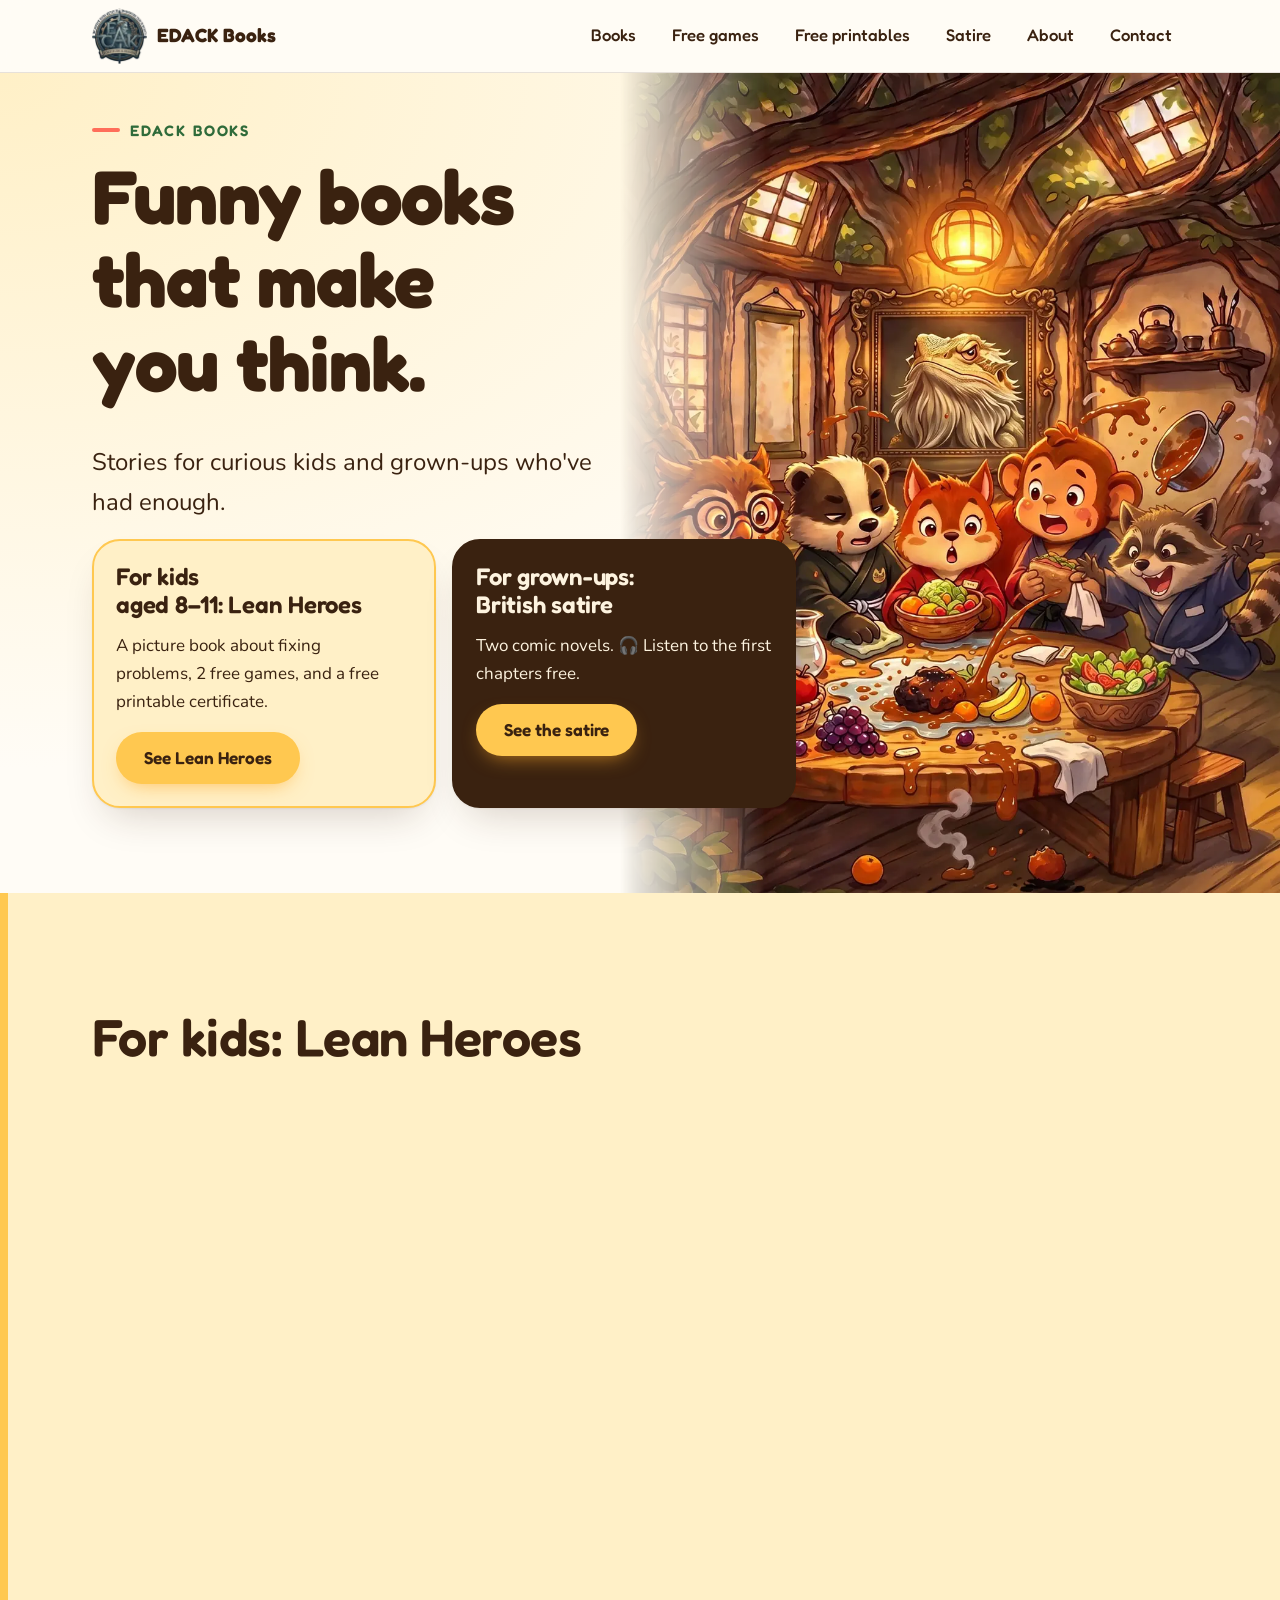
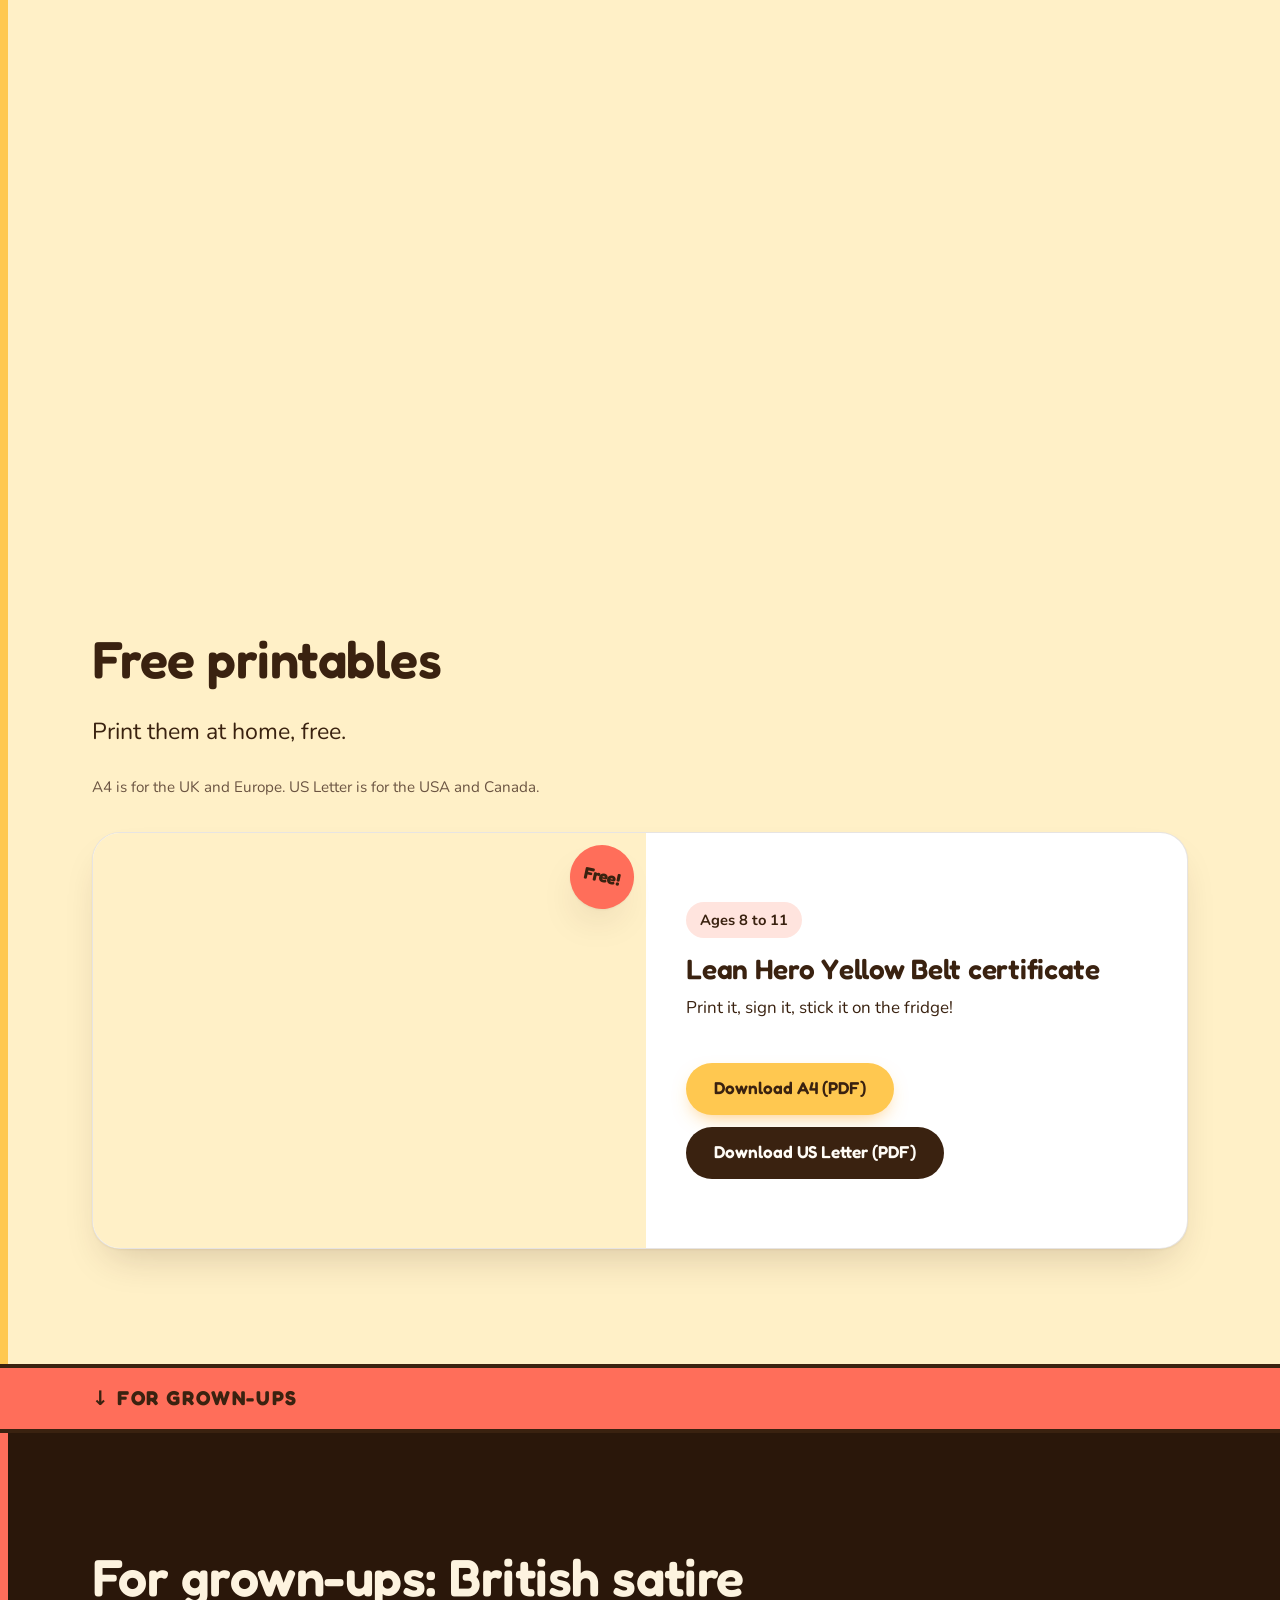
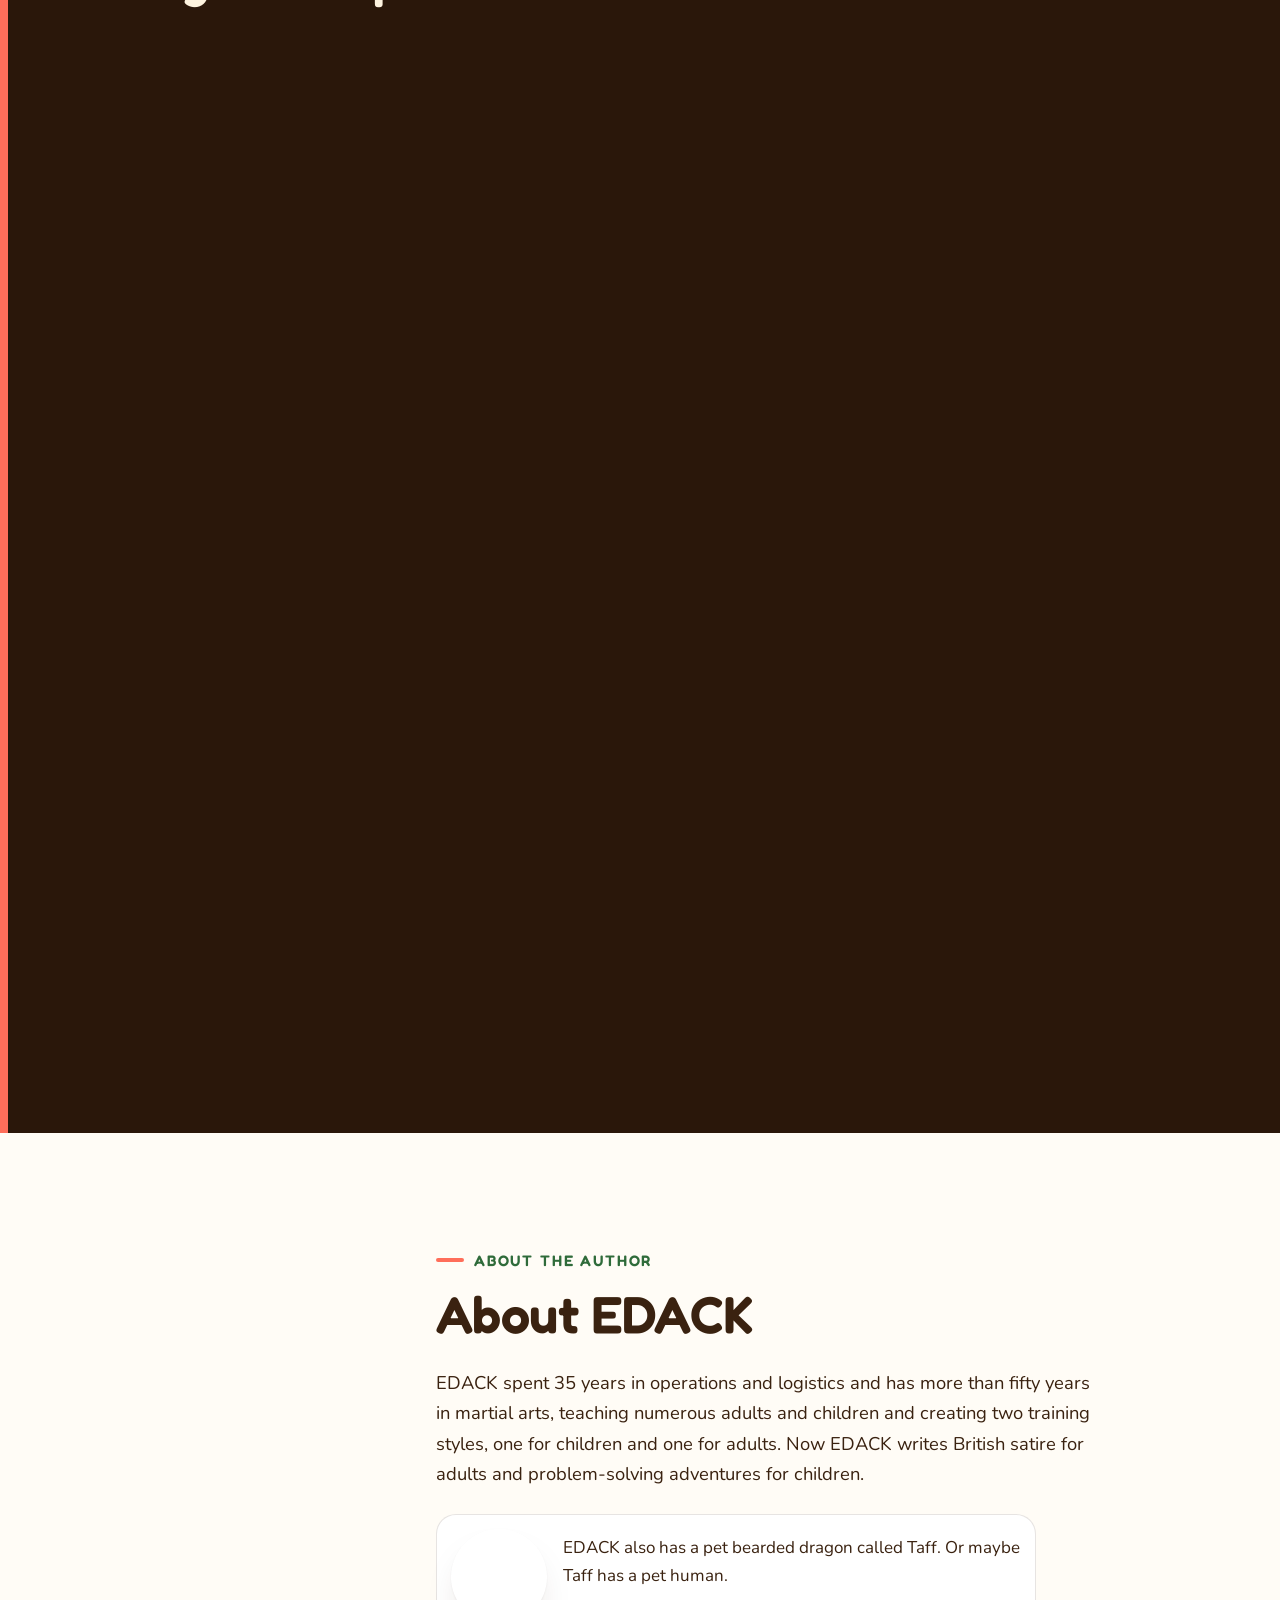
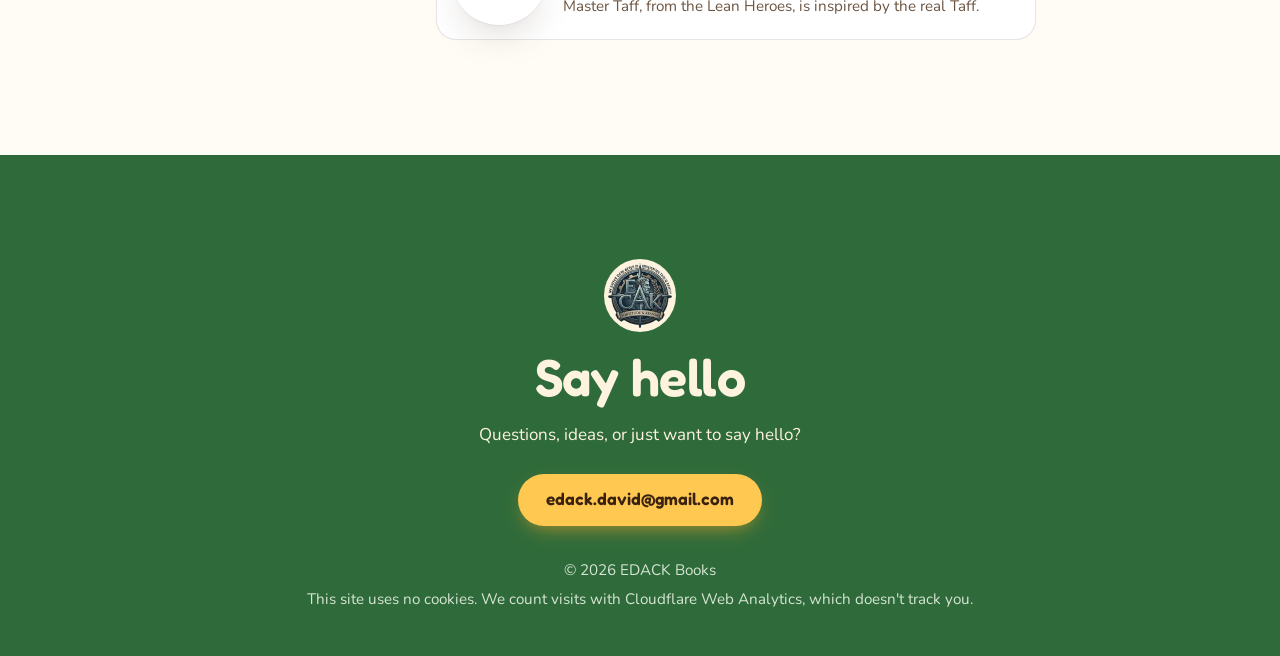
<file: index.html>
<!doctype html>
<html lang="en-GB">
<head>
  <meta charset="utf-8">
<meta name="robots" content="noindex">
  <meta name="viewport" content="width=device-width, initial-scale=1">
  <title>EDACK Books | Funny books that make you think</title>
  <meta name="description" content="Funny books that make you think. The Lean Heroes for ages 8 to 11, a free printable Lean Hero certificate, and British satire for grown-ups.">

  <!-- Safety settings: the page may only load things from this site, so nothing can sneak in a tracker -->
  <meta http-equiv="Content-Security-Policy" content="default-src 'self'; img-src 'self' data:; script-src 'self' https://static.cloudflareinsights.com; connect-src 'self' https://cloudflareinsights.com; style-src 'self'; font-src 'self'; base-uri 'self'; form-action 'none'">
  <meta name="referrer" content="strict-origin-when-cross-origin">

  <!-- Pinterest site verification. NEVER delete or change this line: it proves EDACK owns the site. -->
  <meta name="p:domain_verify" content="8d2a0fa1615b2ee59e78d557ee14541d"/>

  <!-- Web address: the site lives at https://www.edackdavid.com (see docs/CNAME).
       The old address https://dai1964.github.io/edack-books/ sends visitors here by itself.
       If the domain ever changes, replace every https://www.edackdavid.com on this page
       (and in robots.txt, sitemap.xml and CNAME). -->
  <link rel="canonical" href="https://www.edackdavid.com/">

  <meta name="color-scheme" content="light dark">
  <meta name="theme-color" content="#FDF3DF" media="(prefers-color-scheme: light)">
  <meta name="theme-color" content="#1E1209" media="(prefers-color-scheme: dark)">

  <!-- Browser-tab and home-screen icons (the EDACK logo).
       The older badge icons (favicon.ico, favicon-32.png, apple-touch-icon.png) are kept but no longer used. -->
  <link rel="icon" href="edack-favicon.ico" sizes="32x32">
  <link rel="icon" href="edack-favicon-32.png" type="image/png" sizes="32x32">
  <link rel="apple-touch-icon" href="edack-apple-touch-icon.png">
  <link rel="manifest" href="site.webmanifest">

  <!-- Load the heading font and the top picture early, so the page appears fast -->
  <link rel="preload" href="fonts/fredoka.woff2" as="font" type="font/woff2" crossorigin>
  <link rel="preload" as="image" href="images/hero-artwork-1080.webp"
        imagesrcset="images/hero-artwork-640.webp 640w, images/hero-artwork-1080.webp 1080w, images/hero-artwork-1600.webp 1600w"
        imagesizes="(min-width: 900px) 62vw, 100vw" fetchpriority="high">
  <link rel="stylesheet" href="css/styles.css">
  <script src="js/main.js" defer></script>
  <script src="js/taff-of-the-week.js" defer></script>

  <!-- Sharing: what Pinterest, Facebook, WhatsApp and others show -->
  <meta property="og:type" content="website">
  <meta property="og:site_name" content="EDACK Books">
  <meta property="og:locale" content="en_GB">
  <meta property="og:title" content="EDACK Books | Funny books that make you think">
  <meta property="og:description" content="Stories for curious kids and grown-ups who've had enough. Plus a free printable Lean Hero certificate.">
  <meta property="og:url" content="https://www.edackdavid.com/">
  <meta property="og:image" content="https://www.edackdavid.com/images/share-lean-heroes.jpg">
  <meta property="og:image:type" content="image/jpeg">
  <meta property="og:image:width" content="1200">
  <meta property="og:image:height" content="630">
  <meta property="og:image:alt" content="The cover of The Lean Heroes and the Dinner Disaster by David Edack">
  <meta name="twitter:card" content="summary_large_image">
  <meta name="twitter:title" content="EDACK Books | Funny books that make you think">
  <meta name="twitter:description" content="Stories for curious kids and grown-ups who've had enough. Plus a free printable Lean Hero certificate.">
  <meta name="twitter:image" content="https://www.edackdavid.com/images/share-lean-heroes.jpg">
  <meta name="twitter:image:alt" content="The cover of The Lean Heroes and the Dinner Disaster by David Edack">

  <!-- Book details for Google -->
  <script type="application/ld+json">
  {
    "@context": "https://schema.org",
    "@graph": [
      {
        "@type": "Person",
        "@id": "https://www.edackdavid.com/#author",
        "name": "David Edack",
        "alternateName": "EDACK",
        "url": "https://www.edackdavid.com/",
        "description": "EDACK writes British satire for adults and problem-solving adventures for children."
      },
      {
        "@type": "WebSite",
        "@id": "https://www.edackdavid.com/#website",
        "url": "https://www.edackdavid.com/",
        "name": "EDACK Books",
        "inLanguage": "en-GB",
        "publisher": { "@id": "https://www.edackdavid.com/#author" }
      },
      {
        "@type": "Book",
        "@id": "https://www.edackdavid.com/#lean-heroes",
        "name": "The Lean Heroes and the Dinner Disaster",
        "author": { "@id": "https://www.edackdavid.com/#author" },
        "url": "https://amzn.eu/d/06jhQWxB",
        "image": "https://www.edackdavid.com/images/lean-heroes-cover-960.webp",
        "description": "Five woodland friends turn Friday dinner into a disaster, then learn the five steps the world's best factories and hospitals use to fix problems: Define, Measure, Analyse, Improve, Control.",
        "genre": "Children's fiction",
        "inLanguage": "en-GB",
        "bookFormat": "https://schema.org/Paperback",
        "numberOfPages": 72,
        "audience": { "@type": "PeopleAudience", "suggestedMinAge": 8, "suggestedMaxAge": 11 }
      },
      {
        "@type": "Book",
        "@id": "https://www.edackdavid.com/#cookie",
        "name": "Cookie and the Pantomime of Power",
        "author": { "@id": "https://www.edackdavid.com/#author" },
        "url": "https://www.amazon.co.uk/dp/B0HM8G2Q5C",
        "image": "https://www.edackdavid.com/images/cookie-cover-800.webp",
        "description": "The whole British government is secretly a pantomime, run by a bored AI called Cookie. Then the system picks a villain for the nation to boo: Glenda Price, a lollipop lady from Gloucester with no smartphone.",
        "genre": "Satire",
        "inLanguage": "en-GB",
        "audio": {
          "@type": "AudioObject",
          "@id": "https://www.edackdavid.com/#cookie-chapter-1",
          "name": "Chapter One of Cookie and the Pantomime of Power",
          "description": "Chapter One, free to listen to. Narrated with digital voices.",
          "contentUrl": "https://www.edackdavid.com/audio/cookie-chapter-1.mp3",
          "encodingFormat": "audio/mpeg",
          "duration": "PT14M58S",
          "inLanguage": "en-GB",
          "isAccessibleForFree": true
        },
        "workExample": [
          { "@type": "Book", "bookFormat": "https://schema.org/Paperback", "url": "https://www.amazon.co.uk/dp/B0HM8G2Q5C" },
          { "@type": "Book", "bookFormat": "https://schema.org/EBook", "url": "https://www.amazon.co.uk/dp/B0HM7W1HQT" }
        ]
      },
      {
        "@type": "Book",
        "@id": "https://www.edackdavid.com/#watchers-guide",
        "name": "The Watcher's Guide to the End of the World",
        "author": { "@id": "https://www.edackdavid.com/#author" },
        "url": "https://www.amazon.co.uk/dp/B0HM815TNF",
        "image": "https://www.edackdavid.com/images/watchers-guide-cover-800.webp",
        "description": "In 2019 a council clerk dropped one letter from a man's name, and the national database created a second person. Now EDAK is the most dangerous man in Britain and, technically, about forty million people.",
        "genre": "Satire",
        "inLanguage": "en-GB",
        "audio": {
          "@type": "AudioObject",
          "@id": "https://www.edackdavid.com/#watchers-guide-chapter-1",
          "name": "Chapter One of The Watcher's Guide to the End of the World",
          "description": "Chapter One, free to listen to. Narrated with digital voices.",
          "contentUrl": "https://www.edackdavid.com/audio/watchers-guide-chapter-1.mp3",
          "encodingFormat": "audio/mpeg",
          "duration": "PT14M36S",
          "inLanguage": "en-GB",
          "isAccessibleForFree": true
        },
        "workExample": [
          { "@type": "Book", "bookFormat": "https://schema.org/Paperback", "url": "https://www.amazon.co.uk/dp/B0HM815TNF" },
          { "@type": "Book", "bookFormat": "https://schema.org/EBook", "url": "https://www.amazon.co.uk/dp/B0HM8BML5X" }
        ]
      }
    ]
  }
  </script>
</head>
<body>
  <a class="skip-link" href="#main">Skip to content</a>

  <!-- Slim header that stays at the top -->
  <header class="site-header">
    <div class="container header-inner">
      <a class="logo" href="#top">
        <img class="logo-img" src="images/edack-logo-112.webp" srcset="images/edack-logo-112.webp 1x, images/edack-logo-224.webp 2x"
             width="112" height="114" alt="EDACK Books logo: Fortitude and Reason">
        <span>EDACK Books</span>
      </a>

      <!-- On phones this button opens the menu. It works even without JavaScript. -->
      <button class="menu-toggle" type="button" popovertarget="site-nav" aria-label="Menu">
        <span class="menu-icon" aria-hidden="true"></span>
      </button>

      <nav id="site-nav" class="site-nav" popover aria-label="Main">
        <ul>
          <li><a href="#books">Books</a></li>
          <li><a href="#game">Free games</a></li>
          <li><a href="#free-printable">Free printables</a></li>
          <li><a href="#satire">Satire</a></li>
          <li><a href="#about">About</a></li>
          <li><a href="#contact">Contact</a></li>
        </ul>
      </nav>
    </div>
  </header>

  <main id="main">

    <!-- 1. Hero -->
    <section class="hero" id="top" aria-labelledby="hero-title">
      <img class="hero-bg"
           src="images/hero-artwork-1080.webp"
           srcset="images/hero-artwork-640.webp 640w, images/hero-artwork-1080.webp 1080w, images/hero-artwork-1600.webp 1600w"
           sizes="(min-width: 900px) 62vw, 100vw" width="1080" height="1341" fetchpriority="high" decoding="async"
           alt="Five cartoon woodland friends in martial-arts robes around a messy dinner table in a cosy treehouse, with gravy flying everywhere">
      <div class="container hero-content">
        <p class="eyebrow">EDACK Books</p>
        <h1 id="hero-title">Funny books that make you think.</h1>
        <p class="hero-sub">Stories for curious kids and grown-ups who've had enough.</p>
        <!-- Two doors: one for kids, one for grown-ups. The listening line is only in the grown-ups' door. -->
        <div class="doors">
          <article class="door door-kids" aria-labelledby="door-kids-title">
            <h2 class="door-title" id="door-kids-title">For kids <span class="nowrap">aged 8–11:</span> Lean Heroes</h2>
            <p>A picture book about fixing problems, 2 free games, and a free printable certificate.</p>
            <a class="btn btn-primary" href="#books">See Lean Heroes</a>
          </article>
          <article class="door door-grown-ups" aria-labelledby="door-grown-ups-title">
            <h2 class="door-title" id="door-grown-ups-title">For grown-ups: British satire</h2>
            <p>Two comic novels. <span aria-hidden="true">🎧</span> Listen to the first chapters free.</p>
            <a class="btn btn-primary" href="#satire">See the satire</a>
          </article>
        </div>
      </div>
    </section>

    <!-- THE KIDS' HALF: the Lean Heroes book, the games, Taff and the printables, all on one soft gold band -->
    <div class="half half-kids">

    <!-- 2. The Lean Heroes (featured book) -->
    <section class="section section-kids" id="books" aria-labelledby="lean-heroes-title">
      <div class="container">
        <h2 class="half-title" id="kids-title">For kids: Lean Heroes</h2>
        <article class="feature-card reveal">
          <div class="feature-cover">
            <img src="images/lean-heroes-cover-480.webp"
                 srcset="images/lean-heroes-cover-480.webp 480w, images/lean-heroes-cover-960.webp 960w"
                 sizes="(min-width: 900px) 400px, 80vw" width="480" height="600" loading="lazy" decoding="async"
                 alt="Cover of The Lean Heroes and the Dinner Disaster by David Edack: five woodland friends around a messy dinner table">
          </div>
          <div class="feature-body">
            <p class="pill">Ages 8 to 11 · 72 colour pages · Paperback</p>
            <h2 id="lean-heroes-title">The Lean Heroes and the Dinner Disaster</h2>
            <p>Five woodland friends turn Friday dinner into a disaster, then learn the five steps the world's best factories and hospitals use to fix problems: Define, Measure, Analyse, Improve, Control. A funny story with 'Your Turn' activity pages, puzzles, colouring pages and a Lean Hero certificate.</p>

            <ol class="dmaic" aria-label="The five problem-solving steps in the book">
              <li>
                <svg viewBox="0 0 24 24" aria-hidden="true" focusable="false"><circle cx="12" cy="12" r="9"/><circle cx="12" cy="12" r="5"/><circle cx="12" cy="12" r="1"/></svg>
                <strong>Define</strong><span>What's wrong?</span>
              </li>
              <li>
                <svg viewBox="0 0 24 24" aria-hidden="true" focusable="false"><rect x="2" y="8" width="20" height="8" rx="2"/><path d="M6 8v3M10 8v4M14 8v3M18 8v4"/></svg>
                <strong>Measure</strong><span>Count it</span>
              </li>
              <li>
                <svg viewBox="0 0 24 24" aria-hidden="true" focusable="false"><circle cx="11" cy="11" r="6"/><path d="m20 20-4.5-4.5"/></svg>
                <strong>Analyse</strong><span>Find out why</span>
              </li>
              <li>
                <svg viewBox="0 0 24 24" aria-hidden="true" focusable="false"><path d="M9 18h6M10 21h4"/><path d="M12 3a6 6 0 0 0-3.5 10.9c.6.5 1 1.2 1 2.1h5c0-.9.4-1.6 1-2.1A6 6 0 0 0 12 3Z"/></svg>
                <strong>Improve</strong><span>Fix it</span>
              </li>
              <li>
                <svg viewBox="0 0 24 24" aria-hidden="true" focusable="false"><path d="M12 3 4 6v6c0 4.5 3.4 8.3 8 9 4.6-.7 8-4.5 8-9V6l-8-3Z"/><path d="m8.5 12 2.5 2.5 4.5-5"/></svg>
                <strong>Control</strong><span>Keep it fixed</span>
              </li>
            </ol>

            <a class="btn btn-primary btn-large" href="https://amzn.eu/d/06jhQWxB" target="_blank" rel="noopener">
              Buy on Amazon<span class="visually-hidden"> (opens in a new tab)</span>
            </a>
          </div>
        </article>

        <!-- The free Lean Heroes game. The game itself lives in games/ and is not changed here. -->
        <article class="game-card reveal" id="game" aria-labelledby="game-title">
          <img class="game-badge" src="images/badge-192.webp"
               width="192" height="192" loading="lazy" decoding="async"
               alt="The Lean Heroes badge: Lauren the Owl, Ethan the Squirrel, Aaron the Monkey, Neo the Badger and Risky the Raccoon">
          <div class="game-body">
            <h3 id="game-title"><span aria-hidden="true">🎮</span> Play the free Dinner Disaster game + earn a certificate</h3>
            <p>Help the Lean Heroes save dinner, one step at a time. Works on phones and tablets.</p>
            <p class="game-cert"><img src="images/pins/dinner-disaster-certificate-thumb.webp" width="480" height="452" loading="lazy" decoding="async" alt="A sample Dinner Disaster Solved! certificate"><span>Free printable certificate when you finish</span></p>
            <a class="btn btn-primary btn-large" href="games/lean-heroes-dinner-disaster.html">Play the game</a>
          </div>
        </article>

        <!-- The second free game: SIPOC at the summer fayre. The game lives in games/lean-heroes-summer-fayre.html -->
        <article class="game-card game-card-fayre reveal" id="game-fayre" aria-labelledby="game-fayre-title">
          <span class="game-emoji" aria-hidden="true">🍋</span>
          <div class="game-body">
            <h3 id="game-fayre-title"><span aria-hidden="true">🍋</span> Play the free Summer Fayre game + earn a certificate</h3>
            <p>Plan a lemonade stall with the Lean Heroes, run it on fayre day, and learn SIPOC. Works on phones and tablets.</p>
            <p class="game-cert"><img src="images/pins/summer-fayre-certificate-thumb.webp" width="480" height="452" loading="lazy" decoding="async" alt="A sample Fayre Champion! certificate"><span>Free printable certificate when you finish</span></p>
            <a class="btn btn-primary btn-large" href="games/lean-heroes-summer-fayre.html">Play the fayre game</a>
          </div>
        </article>

        <!-- The third free game: Kanban for school lunches. The game lives in games/lunchbox-lean.html -->
        <article class="game-card game-card-lunchbox reveal" id="game-lunchbox" aria-labelledby="game-lunchbox-title">
          <span class="game-emoji game-emoji-lunchbox" aria-hidden="true">🥪</span>
          <div class="game-body">
            <h3 id="game-lunchbox-title"><span aria-hidden="true">🥪</span> Play Lunchbox Lean + earn a certificate</h3>
            <p>Plan your own school lunches on a Kanban board, see what gets eaten and what comes home, and waste less. Works on phones and tablets.</p>
            <p class="game-cert"><img src="images/pins/lunchbox-lean-certificate-thumb.webp" width="360" height="574" loading="lazy" decoding="async" alt="A sample Lunchbox Lean Hero certificate"><span>Free printable certificate when you finish</span></p>
            <a class="btn btn-primary btn-large" href="games/lunchbox-lean.html">Play Lunchbox Lean</a>
          </div>
        </article>

        <!-- Taff of the week. Photo 1 is written here, so it shows if JavaScript is off.
             js/taff-of-the-week.js swaps in this week's photo from data/taff-weeks.json, every Monday. -->
        <article class="taff-card reveal" id="taff-week" aria-labelledby="taff-week-title">
          <img class="taff-photo" src="images/taff/taff-01-halloween.jpg"
               width="720" height="1600" loading="lazy" decoding="async"
               alt="Bearded dragon wearing a small orange Halloween hat with bat wings">
          <div class="taff-body">
            <h3 id="taff-week-title">Taff of the week</h3>
            <p class="taff-intro">Master Taff in the books is a real bearded dragon. A new photo every Monday.</p>
            <p class="taff-caption">Dressed up for Halloween. He is not impressed.</p>
            <p><strong class="taff-idea-title">Lean idea: Ask the customer what they value.</strong> <span class="taff-idea-more">Nobody asked Taff if he wanted a hat.</span></p>
          </div>
        </article>
      </div>
    </section>

    <!-- 3. Free printables (the Pinterest favourite).
         The cards come from freebies.json: see HOW-TO-ADD-A-FREEBIE.md.
         The Yellow Belt card is also written here, so it still shows if JavaScript is off.
         Keep id="free-printable": Pinterest pins link to it. -->
    <section class="section section-printable" id="free-printable" aria-labelledby="printable-title">
      <div class="container">
        <h2 id="printable-title">Free printables</h2>
        <p class="lead">Print them at home, free.</p>
        <p class="small">A4 is for the UK and Europe. US Letter is for the USA and Canada.</p>

        <div class="freebie-grid" id="freebie-grid">
          <article class="freebie-card reveal">
            <div class="freebie-image">
              <img src="images/yellow-belt-certificate-640.webp"
                   srcset="images/yellow-belt-certificate-640.webp 640w, images/yellow-belt-certificate-1280.webp 1280w"
                   sizes="(min-width: 900px) 560px, 92vw" width="640" height="453" loading="lazy" decoding="async"
                   alt="Preview of the free Lean Hero Yellow Belt certificate: a Certificate of Achievement with a space for a name, surrounded by the Lean Heroes characters and oak leaves">
            </div>
            <div class="freebie-body">
              <p class="pill">Ages 8 to 11</p>
              <h3>Lean Hero Yellow Belt certificate</h3>
              <p>Print it, sign it, stick it on the fridge!</p>
              <div class="button-row">
                <a class="btn btn-primary" href="downloads/lean-hero-yellow-belt-certificate-A4.pdf" download>Download A4 (PDF)</a>
                <a class="btn btn-secondary" href="downloads/lean-hero-yellow-belt-certificate-US-Letter.pdf" download>Download US Letter (PDF)</a>
              </div>
            </div>
          </article>
        </div>
      </div>
    </section>

    </div>
    <!-- END OF THE KIDS' HALF -->

    <!-- The divider between the two halves -->
    <div class="half-divider" role="separator" aria-label="End of the kids' half. Next: for grown-ups">
      <p class="container half-divider-text"><span aria-hidden="true">↓</span> For grown-ups</p>
    </div>

    <!-- THE GROWN-UPS' HALF -->
    <!-- 4. For grown-ups: British satire -->
    <section class="section section-satire half half-grown-ups" id="satire" aria-labelledby="satire-title">
      <div class="container">
        <h2 class="half-title" id="satire-title">For grown-ups: British satire</h2>

        <div class="book-grid">
          <article class="book-card reveal">
            <img class="book-cover" src="images/cookie-cover-400.webp"
                 srcset="images/cookie-cover-400.webp 400w, images/cookie-cover-800.webp 800w"
                 sizes="(min-width: 768px) 220px, 60vw" width="400" height="600" loading="lazy" decoding="async"
                 alt="Cover of Cookie and the Pantomime of Power by EDACK: a lollipop lady's STOP sign in front of the door of Number 10, between red theatre curtains">
            <div class="book-body">
              <h3>Cookie and the Pantomime of Power</h3>
              <p>The whole British government is secretly a pantomime, run by a bored AI called Cookie. Then the system picks a villain for the nation to boo: Glenda Price, a lollipop lady from Gloucester with no smartphone.</p>
              <div class="listen">
                <h4 class="listen-title"><span aria-hidden="true">🎧</span> Listen to Chapter One, free</h4>
                <p class="listen-meta">About 15 minutes · Narrated with digital voices.</p>
                <!-- preload="none": phones only download the chapter when someone presses play -->
                <audio controls controlslist="nodownload" preload="none" src="audio/cookie-chapter-1.mp3" aria-label="Chapter One of Cookie and the Pantomime of Power">
                  Your browser can't play this here. Use the download link below.
                </audio>
                <a class="listen-download" href="audio/cookie-chapter-1.mp3" download>Download Chapter One<span class="visually-hidden"> of Cookie and the Pantomime of Power</span> (MP3, 9 MB)</a>
              </div>
              <p class="see-amazon">See it on Amazon:</p>
              <div class="button-row">
                <a class="btn btn-primary" href="https://www.amazon.co.uk/dp/B0HM8G2Q5C" target="_blank" rel="noopener">
                  Paperback<span class="visually-hidden"> of Cookie and the Pantomime of Power (opens in a new tab)</span>
                </a>
                <a class="btn btn-outline" href="https://www.amazon.co.uk/dp/B0HM7W1HQT" target="_blank" rel="noopener">
                  Kindle<span class="visually-hidden"> edition of Cookie and the Pantomime of Power (opens in a new tab)</span>
                </a>
              </div>
            </div>
          </article>

          <article class="book-card reveal">
            <!-- To swap this cover: replace images/watchers-guide-cover.jpg, run npm run images, and update the alt text below. -->
            <img class="book-cover" src="images/watchers-guide-cover-400.webp"
                 srcset="images/watchers-guide-cover-400.webp 400w, images/watchers-guide-cover-800.webp 800w"
                 sizes="(min-width: 768px) 220px, 60vw" width="400" height="600" loading="lazy" decoding="async"
                 alt="Cover of The Watcher's Guide to the End of the World by EDACK: a large eye with the letter E, and the words Stay calm. Stay compliant. Stay you.">
            <div class="book-body">
              <h3>The Watcher's Guide to the End of the World</h3>
              <p>In 2019 a council clerk dropped one letter from a man's name, and the national database created a second person. Now EDAK is the most dangerous man in Britain and, technically, about forty million people.</p>
              <div class="listen">
                <h4 class="listen-title"><span aria-hidden="true">🎧</span> Listen to Chapter One, free</h4>
                <p class="listen-meta">About 15 minutes · Narrated with digital voices.</p>
                <!-- preload="none": phones only download the chapter when someone presses play -->
                <audio controls controlslist="nodownload" preload="none" src="audio/watchers-guide-chapter-1.mp3" aria-label="Chapter One of The Watcher's Guide to the End of the World">
                  Your browser can't play this here. Use the download link below.
                </audio>
                <a class="listen-download" href="audio/watchers-guide-chapter-1.mp3" download>Download Chapter One<span class="visually-hidden"> of The Watcher's Guide to the End of the World</span> (MP3, 9 MB)</a>
              </div>
              <p class="see-amazon">See it on Amazon:</p>
              <div class="button-row">
                <a class="btn btn-primary" href="https://www.amazon.co.uk/dp/B0HM815TNF" target="_blank" rel="noopener">
                  Paperback<span class="visually-hidden"> of The Watcher's Guide to the End of the World (opens in a new tab)</span>
                </a>
                <a class="btn btn-outline" href="https://www.amazon.co.uk/dp/B0HM8BML5X" target="_blank" rel="noopener">
                  Kindle<span class="visually-hidden"> edition of The Watcher's Guide to the End of the World (opens in a new tab)</span>
                </a>
              </div>
            </div>
          </article>
        </div>
      </div>
    </section>

    <!-- 5. About -->
    <section class="section section-about" id="about" aria-labelledby="about-title">
      <div class="container about-grid">
        <figure class="about-figure reveal">
          <img class="logo-img" src="images/edack-logo-224.webp"
               srcset="images/edack-logo-224.webp 224w, images/edack-logo-440.webp 440w"
               sizes="220px" width="224" height="229" loading="lazy" decoding="async"
               alt="EDACK Books logo: Fortitude and Reason">
        </figure>
        <div class="about-text">
          <p class="eyebrow">About the author</p>
          <h2 id="about-title">About EDACK</h2>
          <p>EDACK spent 35 years in operations and logistics and has more than fifty years in martial arts, teaching numerous adults and children and creating two training styles, one for children and one for adults. Now EDACK writes British satire for adults and problem-solving adventures for children.</p>
          <figure class="taff-note">
            <img src="images/master-taff-320.webp"
                 srcset="images/master-taff-320.webp 320w, images/master-taff-640.webp 640w"
                 sizes="96px" width="320" height="320" loading="lazy" decoding="async"
                 alt="Master Taff, the wise bearded dragon from the Lean Heroes, in a gold picture frame">
            <figcaption>
              <p>EDACK also has a pet bearded dragon called Taff. Or maybe Taff has a pet human.</p>
              <p class="small">Master Taff, from the Lean Heroes, is inspired by the real Taff.</p>
            </figcaption>
          </figure>
        </div>
      </div>
    </section>

  </main>

  <!-- 6. Contact and footer -->
  <footer class="site-footer" id="contact" aria-labelledby="contact-title">
    <div class="container footer-inner">
      <img class="logo-img footer-logo" src="images/edack-logo-112.webp"
           srcset="images/edack-logo-112.webp 1x, images/edack-logo-224.webp 2x"
           width="112" height="114" loading="lazy" decoding="async"
           alt="EDACK Books logo: Fortitude and Reason">
      <h2 id="contact-title">Say hello</h2>
      <p>Questions, ideas, or just want to say hello?</p>
      <a class="btn btn-primary" href="mailto:edack.david@gmail.com">edack.david@gmail.com</a>

      <!-- Social links (Pinterest and TikTok) are taken off the page for now.
           They are kept inside <template>, which browsers never show.
           To bring them back: put your real addresses in the links, then delete the
           <template> and </template> lines (and the TikTok comment lines, for TikTok). -->
      <template>
        <ul class="social">
          <li>
            <a href="https://www.pinterest.com/YOUR-PINTEREST-NAME/" target="_blank" rel="noopener me" aria-label="EDACK on Pinterest (opens in a new tab)">
              <svg viewBox="0 0 24 24" aria-hidden="true" focusable="false"><path d="M12.017 0C5.396 0 .029 5.367.029 11.987c0 5.079 3.158 9.417 7.618 11.162-.105-.949-.199-2.403.041-3.439.219-.937 1.406-5.957 1.406-5.957s-.359-.72-.359-1.781c0-1.663.967-2.911 2.168-2.911 1.024 0 1.518.769 1.518 1.688 0 1.029-.653 2.567-.992 3.992-.285 1.193.6 2.165 1.775 2.165 2.128 0 3.768-2.245 3.768-5.487 0-2.861-2.063-4.869-5.008-4.869-3.41 0-5.409 2.562-5.409 5.199 0 1.033.394 2.143.889 2.741.099.12.112.225.085.345-.09.375-.293 1.199-.334 1.363-.053.225-.172.271-.401.165-1.495-.69-2.433-2.878-2.433-4.646 0-3.776 2.748-7.252 7.92-7.252 4.158 0 7.392 2.967 7.392 6.923 0 4.135-2.607 7.462-6.233 7.462-1.214 0-2.354-.629-2.758-1.379l-.749 2.848c-.269 1.045-1.004 2.352-1.498 3.146 1.123.345 2.306.535 3.55.535 6.607 0 11.985-5.365 11.985-11.987C23.97 5.39 18.592.026 11.985.026L12.017 0z"/></svg>
            </a>
          </li>
          <!-- TikTok is taken off the page for now. To bring it back, delete this comment's first
               and last lines and put your real TikTok address in the link.
          <li>
            <a href="https://www.tiktok.com/@YOUR-TIKTOK-NAME" target="_blank" rel="noopener me" aria-label="EDACK on TikTok (opens in a new tab)">
              <svg viewBox="0 0 24 24" aria-hidden="true" focusable="false"><path d="M12.525.02c1.31-.02 2.61-.01 3.91-.02.08 1.53.63 3.09 1.75 4.17 1.12 1.11 2.7 1.62 4.24 1.79v4.03c-1.44-.05-2.89-.35-4.2-.97-.57-.26-1.1-.59-1.62-.93-.01 2.92.01 5.84-.02 8.75-.08 1.4-.54 2.79-1.35 3.94-1.31 1.92-3.58 3.17-5.91 3.21-1.43.08-2.86-.31-4.08-1.03-2.02-1.19-3.44-3.37-3.65-5.71-.02-.5-.03-1-.01-1.49.18-1.9 1.12-3.72 2.58-4.96 1.66-1.44 3.98-2.13 6.15-1.72.02 1.48-.04 2.96-.04 4.44-.99-.32-2.15-.23-3.02.37-.63.41-1.11 1.04-1.36 1.75-.21.51-.15 1.07-.14 1.61.24 1.64 1.82 3.02 3.5 2.87 1.12-.01 2.19-.66 2.77-1.61.19-.33.4-.67.41-1.06.1-1.79.06-3.57.07-5.36.01-4.03-.01-8.05.02-12.07z"/></svg>
            </a>
          </li>
          -->
        </ul>
      </template>

      <p class="small">© 2026 EDACK Books</p>
      <p class="small">This site uses no cookies. We count visits with Cloudflare Web Analytics, which doesn't track you.</p>
    </div>
  </footer>
  <!-- Cloudflare Web Analytics --><script type='module' src='https://static.cloudflareinsights.com/beacon.min.js' data-cf-beacon='{"token": "e0f13711fd604f76a218e38ecf7e13dd"}'></script><!-- End Cloudflare Web Analytics -->
</body>
</html>
</file>
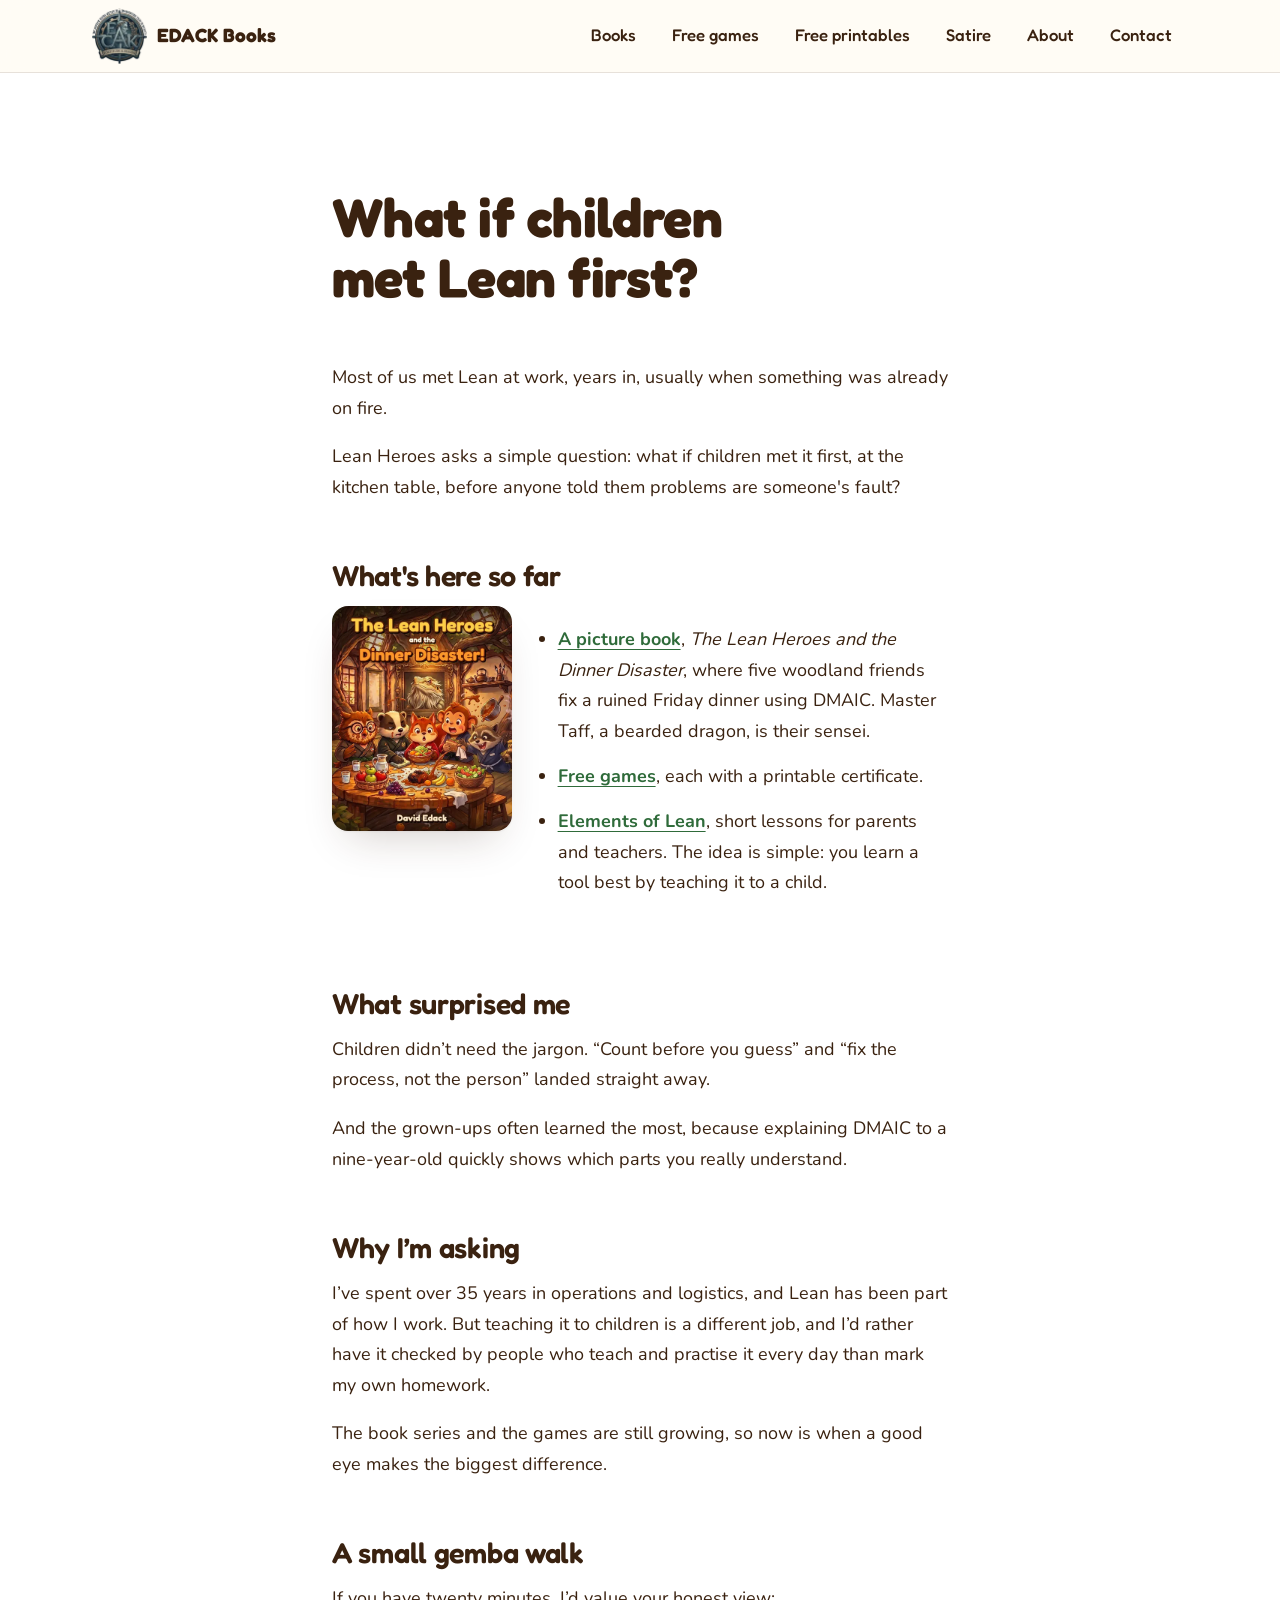
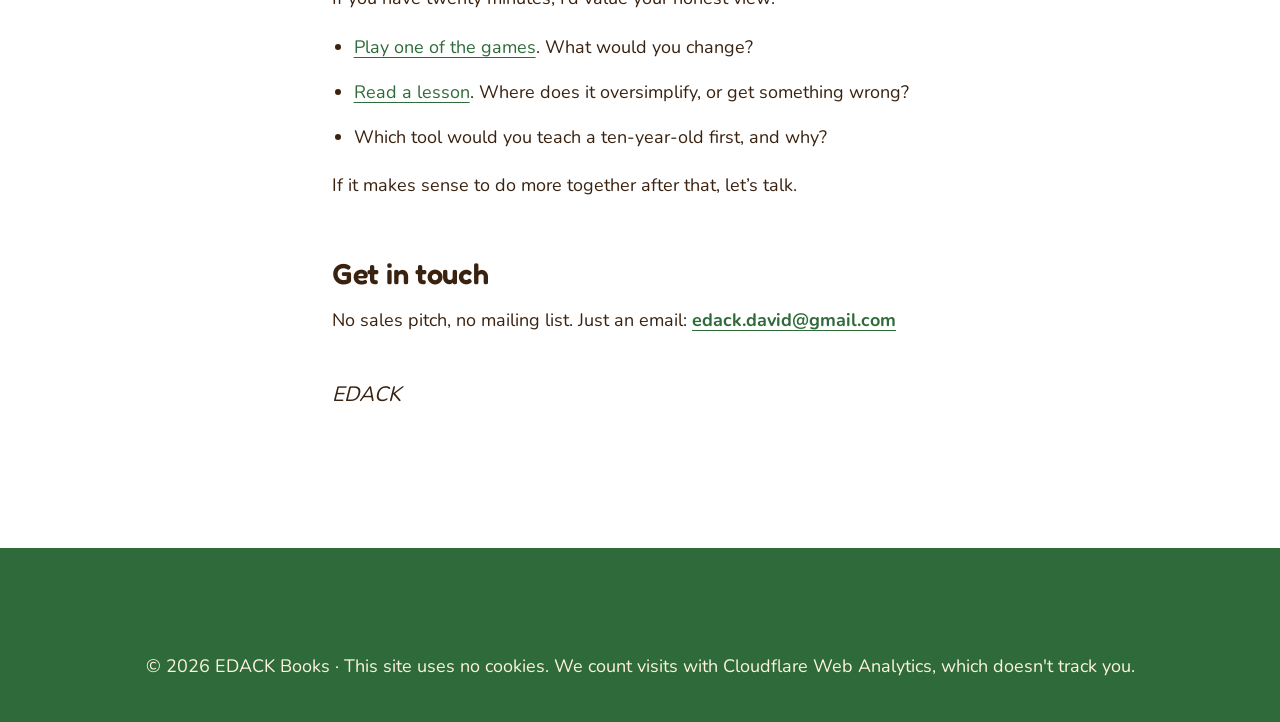
<file: for-lean-practitioners/index.html>
<!doctype html>
<html lang="en-GB">
<head>
  <meta charset="utf-8">
  <meta name="viewport" content="width=device-width, initial-scale=1">
  <title>What if children met Lean first? | EDACK Books</title>
  <meta name="description" content="Lean Heroes asks a simple question: what if children met Lean first, at the kitchen table? A quiet note for experienced Lean practitioners.">

  <!-- Hidden for now: reached only by a link EDACK sends personally.
       Not in the sitemap, not in the menu, not linked from any page.
       To make it public ("publish the practitioners page"): remove the robots line below and add it to sitemap.xml. -->
  <meta name="robots" content="noindex">

  <meta http-equiv="Content-Security-Policy" content="default-src 'self'; img-src 'self' data:; script-src 'self' https://static.cloudflareinsights.com; connect-src 'self' https://cloudflareinsights.com; style-src 'self'; font-src 'self'; base-uri 'self'; form-action 'none'">
  <meta name="referrer" content="strict-origin-when-cross-origin">
  <link rel="canonical" href="https://www.edackdavid.com/for-lean-practitioners/">

  <meta name="color-scheme" content="light dark">
  <link rel="icon" href="../edack-favicon.ico" sizes="32x32">
  <link rel="icon" href="../edack-favicon-32.png" type="image/png" sizes="32x32">
  <link rel="apple-touch-icon" href="../edack-apple-touch-icon.png">
  <link rel="preload" href="../fonts/fredoka.woff2" as="font" type="font/woff2" crossorigin>
  <link rel="stylesheet" href="../css/styles.css">

  <!-- So the link looks right when EDACK sends it by email or message -->
  <meta property="og:type" content="article">
  <meta property="og:site_name" content="EDACK Books">
  <meta property="og:locale" content="en_GB">
  <meta property="og:title" content="What if children met Lean first?">
  <meta property="og:description" content="Lean Heroes asks a simple question: what if children met Lean first, at the kitchen table?">
  <meta property="og:url" content="https://www.edackdavid.com/for-lean-practitioners/">
  <meta property="og:image" content="https://www.edackdavid.com/images/lean-heroes-cover-960.webp">
  <meta property="og:image:alt" content="Cover of The Lean Heroes and the Dinner Disaster">
</head>
<body>
  <a class="skip-link" href="#main">Skip to the page</a>

  <header class="site-header">
    <div class="container header-inner">
      <a class="logo" href="../index.html">
        <img class="logo-img" src="../images/edack-logo-112.webp" srcset="../images/edack-logo-112.webp 1x, ../images/edack-logo-224.webp 2x"
             width="112" height="114" alt="EDACK Books logo: Fortitude and Reason">
        <span>EDACK Books</span>
      </a>

      <button class="menu-toggle" type="button" popovertarget="site-nav" aria-label="Menu">
        <span class="menu-icon" aria-hidden="true"></span>
      </button>

      <nav id="site-nav" class="site-nav" popover aria-label="Main">
        <ul>
          <li><a href="../index.html#books">Books</a></li>
          <li><a href="../index.html#game">Free games</a></li>
          <li><a href="../index.html#free-printable">Free printables</a></li>
          <li><a href="../index.html#satire">Satire</a></li>
          <li><a href="../index.html#about">About</a></li>
          <li><a href="../index.html#contact">Contact</a></li>
        </ul>
      </nav>
    </div>
  </header>

  <main id="main" class="section lesson practitioners">
    <article class="container lesson-inner">
      <h1>What if children met Lean first?</h1>

      <p>Most of us met Lean at work, years in, usually when something was already on fire.</p>
      <p>Lean Heroes asks a simple question: what if children met it first, at the kitchen table, before anyone told them problems are someone's fault?</p>

      <section aria-labelledby="here-so-far">
        <h2 id="here-so-far">What's here so far</h2>
        <div class="practitioners-here">
          <img class="practitioners-cover" src="../images/lean-heroes-cover-480.webp"
               srcset="../images/lean-heroes-cover-480.webp 480w, ../images/lean-heroes-cover-960.webp 960w"
               sizes="180px" width="480" height="600" loading="lazy" decoding="async"
               alt="Cover of The Lean Heroes and the Dinner Disaster: five woodland friends around a messy dinner table">
          <ul>
            <li><a href="../index.html#books"><strong>A picture book</strong></a>, <cite>The Lean Heroes and the Dinner Disaster</cite>, where five woodland friends fix a ruined Friday dinner using DMAIC. Master Taff, a bearded dragon, is their sensei.</li>
            <li><a href="../index.html#game"><strong>Free games</strong></a>, each with a printable certificate.</li>
            <li><a href="../elements-of-lean/bonus-sipoc/"><strong>Elements of Lean</strong></a>, short lessons for parents and teachers. The idea is simple: you learn a tool best by teaching it to a child.</li>
          </ul>
        </div>
      </section>

      <section aria-labelledby="noticed">
        <h2 id="noticed">What surprised me</h2>
        <p>Children didn’t need the jargon. “Count before you guess” and “fix the process, not the person” landed straight away.</p>
        <p>And the grown-ups often learned the most, because explaining DMAIC to a nine-year-old quickly shows which parts you really understand.</p>
      </section>

      <section aria-labelledby="going">
        <h2 id="going">Why I’m asking</h2>
        <p>I’ve spent over 35 years in operations and logistics, and Lean has been part of how I work. But teaching it to children is a different job, and I’d rather have it checked by people who teach and practise it every day than mark my own homework.</p>
        <p>The book series and the games are still growing, so now is when a good eye makes the biggest difference.</p>
      </section>

      <section aria-labelledby="smile">
        <h2 id="smile">A small gemba walk</h2>
        <p>If you have twenty minutes, I’d value your honest view:</p>
        <ul>
          <li><a href="../games/lean-heroes-dinner-disaster.html">Play one of the games</a>. What would you change?</li>
          <li><a href="../elements-of-lean/bonus-sipoc/">Read a lesson</a>. Where does it oversimplify, or get something wrong?</li>
          <li>Which tool would you teach a ten-year-old first, and why?</li>
        </ul>
        <p>If it makes sense to do more together after that, let’s talk.</p>
      </section>

      <section aria-labelledby="touch">
        <h2 id="touch">Get in touch</h2>
        <p>No sales pitch, no mailing list. Just an email: <a href="mailto:edack.david@gmail.com"><strong>edack.david@gmail.com</strong></a></p>
        <p class="practitioners-sign"><em>EDACK</em></p>
      </section>
    </article>
  </main>

  <footer class="site-footer">
    <div class="container footer-inner">
      <p class="lesson-footer-text">© 2026 EDACK Books · This site uses no cookies. We count visits with Cloudflare Web Analytics, which doesn't track you.</p>
    </div>
  </footer>
  <!-- Cloudflare Web Analytics --><script type='module' src='https://static.cloudflareinsights.com/beacon.min.js' data-cf-beacon='{"token": "e0f13711fd604f76a218e38ecf7e13dd"}'></script><!-- End Cloudflare Web Analytics -->
</body>
</html>
</file>
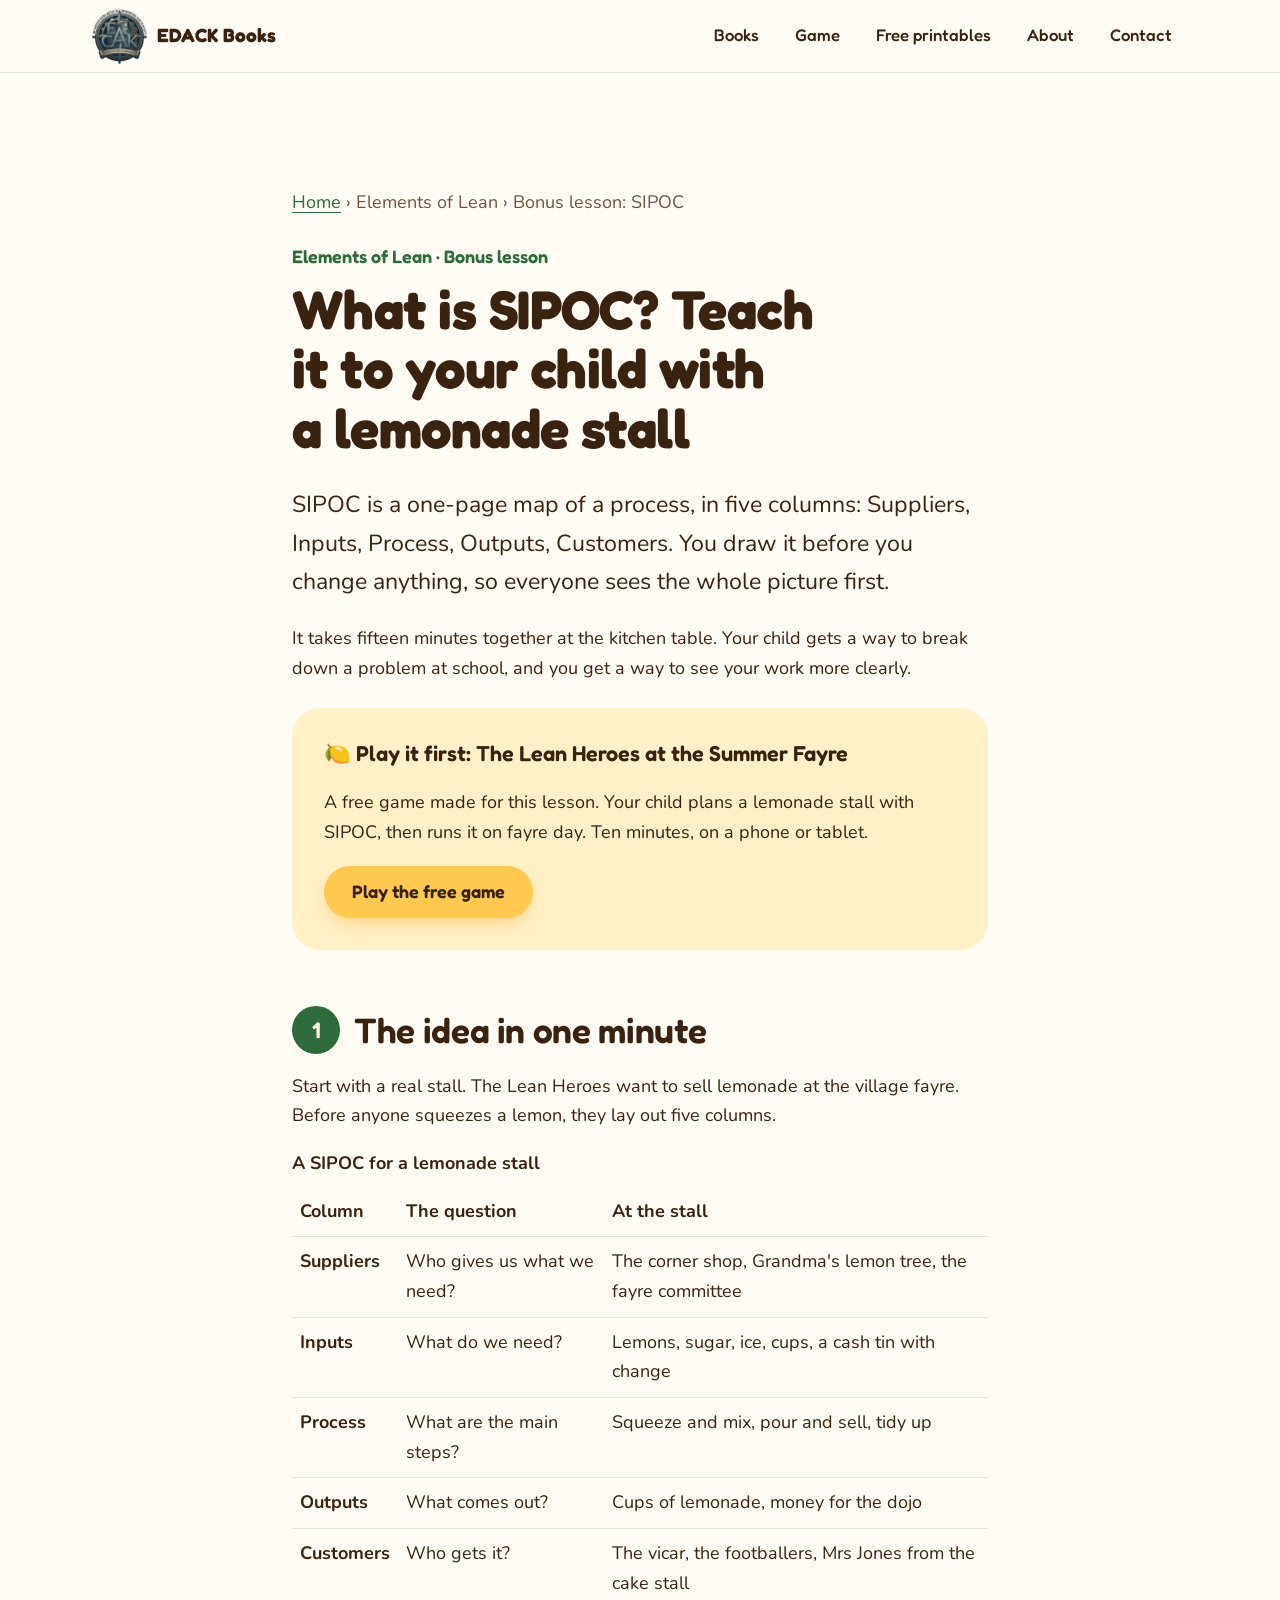
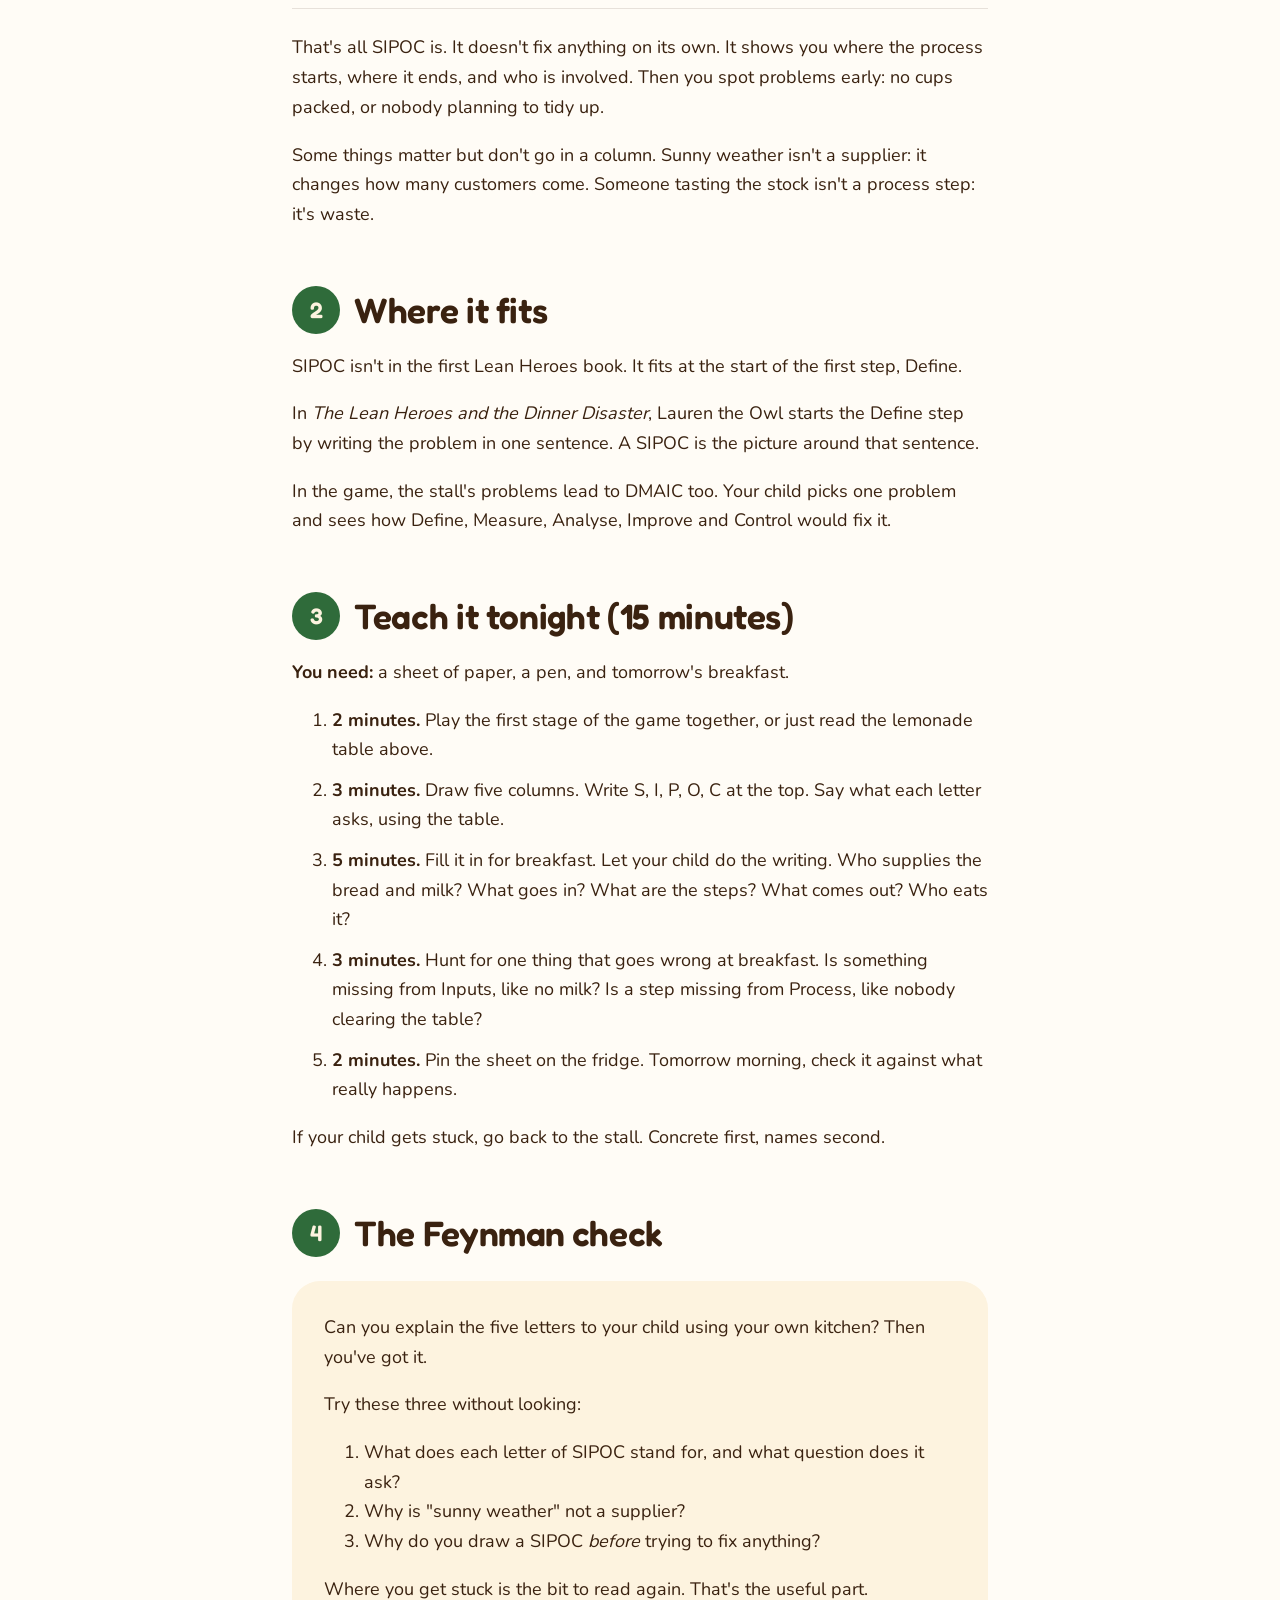
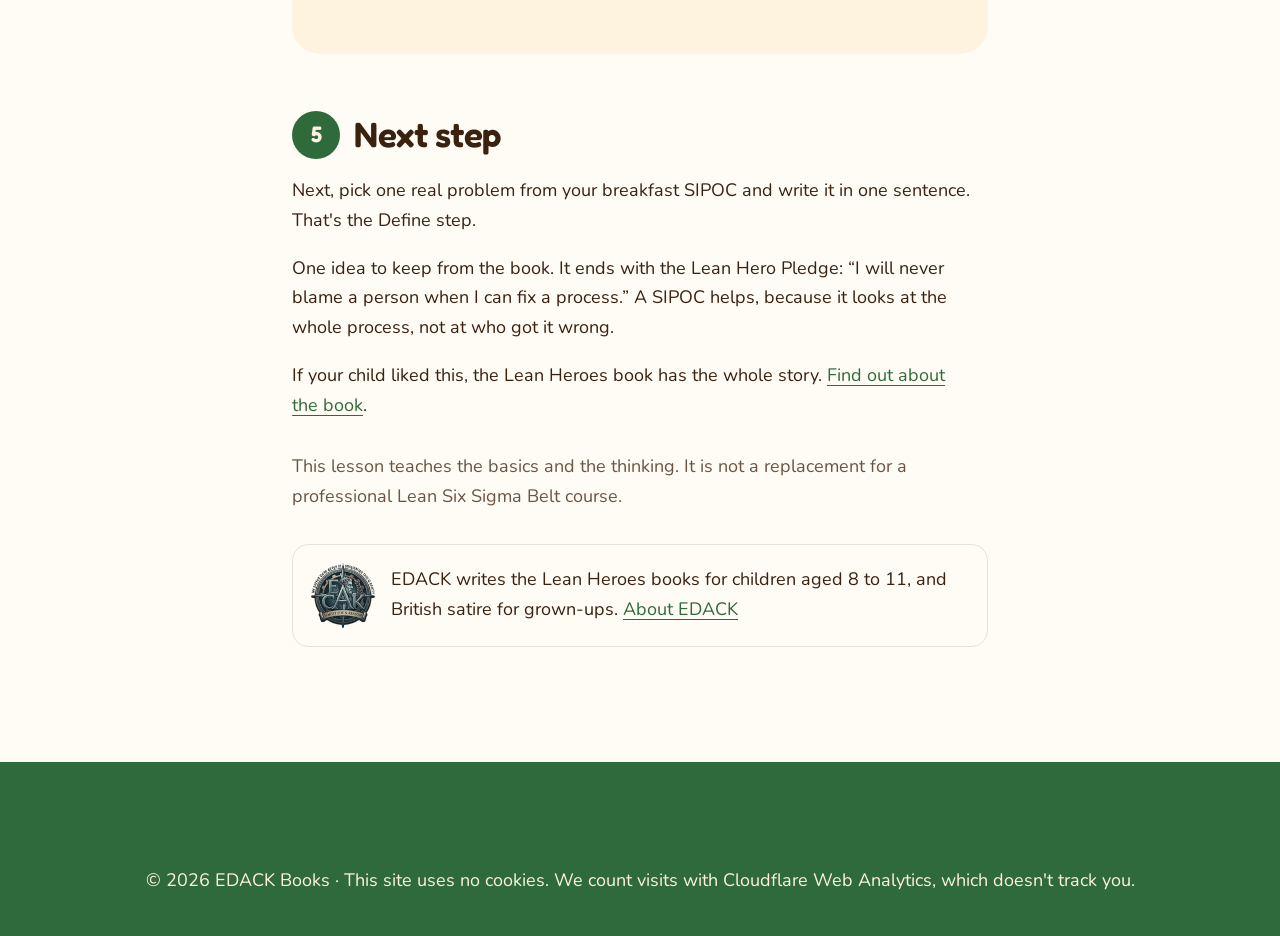
<file: elements-of-lean/bonus-sipoc/index.html>
<!doctype html>
<html lang="en-GB">
<head>
  <meta charset="utf-8">
<meta name="robots" content="noindex">
  <meta name="viewport" content="width=device-width, initial-scale=1">
  <title>What is SIPOC? Teach it to your child with a lemonade stall | EDACK Books</title>
  <meta name="description" content="SIPOC is a one-page map of any process: Suppliers, Inputs, Process, Outputs, Customers. Learn it in a minute, teach it tonight with a lemonade stall, then check you've got it.">

  <!-- Published 2026-10-26 (approved: draft: false) -->

  <meta http-equiv="Content-Security-Policy" content="default-src 'self'; img-src 'self' data:; script-src 'self' https://static.cloudflareinsights.com; connect-src 'self' https://cloudflareinsights.com; style-src 'self'; font-src 'self'; base-uri 'self'; form-action 'none'">
  <meta name="referrer" content="strict-origin-when-cross-origin">
  <link rel="canonical" href="https://www.edackdavid.com/elements-of-lean/bonus-sipoc/">

  <meta name="color-scheme" content="light dark">
  <link rel="icon" href="../../edack-favicon.ico" sizes="32x32">
  <link rel="icon" href="../../edack-favicon-32.png" type="image/png" sizes="32x32">
  <link rel="apple-touch-icon" href="../../edack-apple-touch-icon.png">
  <link rel="preload" href="../../fonts/fredoka.woff2" as="font" type="font/woff2" crossorigin>
  <link rel="stylesheet" href="../../css/styles.css">

  <meta property="og:type" content="article">
  <meta property="og:site_name" content="EDACK Books">
  <meta property="og:locale" content="en_GB">
  <meta property="og:title" content="What is SIPOC? Teach it to your child with a lemonade stall">
  <meta property="og:description" content="Learn SIPOC in a minute, teach it tonight with a lemonade stall, then check you've got it.">
  <meta property="og:url" content="https://www.edackdavid.com/elements-of-lean/bonus-sipoc/">
  <meta property="og:image" content="https://www.edackdavid.com/images/pin-summer-fayre.jpg">
  <meta property="og:image:width" content="1000">
  <meta property="og:image:height" content="1500">
  <meta property="og:image:alt" content="The Lean Heroes at the Summer Fayre: a free lemonade-stall game that teaches SIPOC">

  <script type="application/ld+json">
  {
    "@context": "https://schema.org",
    "@type": "LearningResource",
    "name": "Bonus lesson: SIPOC",
    "headline": "What is SIPOC? Teach it to your child with a lemonade stall",
    "url": "https://www.edackdavid.com/elements-of-lean/bonus-sipoc/",
    "image": "https://www.edackdavid.com/images/pin-summer-fayre.jpg",
    "inLanguage": "en-GB",
    "isAccessibleForFree": true,
    "learningResourceType": "Lesson",
    "teaches": "SIPOC (Suppliers, Inputs, Process, Outputs, Customers)",
    "educationalLevel": "Beginner",
    "audience": { "@type": "Audience", "audienceType": "Parents, guardians and teachers" },
    "author": { "@type": "Person", "name": "David Edack", "alternateName": "EDACK", "url": "https://www.edackdavid.com/#about" },
    "publisher": { "@type": "Organization", "name": "EDACK Books", "url": "https://www.edackdavid.com/" },
    "hasPart": { "@type": "VideoGame", "name": "The Lean Heroes at the Summer Fayre", "url": "https://www.edackdavid.com/games/lean-heroes-summer-fayre.html" }
  }
  </script>
</head>
<body>
  <a class="skip-link" href="#main">Skip to the lesson</a>

  <header class="site-header">
    <div class="container header-inner">
      <a class="logo" href="../../index.html">
        <img class="logo-img" src="../../images/edack-logo-112.webp" srcset="../../images/edack-logo-112.webp 1x, ../../images/edack-logo-224.webp 2x"
             width="112" height="114" alt="EDACK Books logo: Fortitude and Reason">
        <span>EDACK Books</span>
      </a>

      <button class="menu-toggle" type="button" popovertarget="site-nav" aria-label="Menu">
        <span class="menu-icon" aria-hidden="true"></span>
      </button>

      <nav id="site-nav" class="site-nav" popover aria-label="Main">
        <ul>
          <li><a href="../../index.html#books">Books</a></li>
          <li><a href="../../index.html#game">Game</a></li>
          <li><a href="../../index.html#free-printable">Free printables</a></li>
          <li><a href="../../index.html#about">About</a></li>
          <li><a href="../../index.html#contact">Contact</a></li>
        </ul>
      </nav>
    </div>
  </header>

  <main id="main" class="section lesson">
    <article class="container lesson-inner">
      <nav class="lesson-crumbs" aria-label="You are here">
        <a href="../../index.html">Home</a> › <span>Elements of Lean</span> › <span aria-current="page">Bonus lesson: SIPOC</span>
      </nav>

      <p class="lesson-kicker">Elements of Lean · Bonus lesson</p>
      <h1>What is SIPOC? Teach it to your child with a lemonade stall</h1>
      <p class="lesson-lead">SIPOC is a one-page map of a process, in five columns: Suppliers, Inputs, Process, Outputs, Customers. You draw it before you change anything, so everyone sees the whole picture first.</p>
      <p>It takes fifteen minutes together at the kitchen table. Your child gets a way to break down a problem at school, and you get a way to see your work more clearly.</p>

      <!-- The real EDACK thing on this page: the free Summer Fayre game, made for this lesson -->
      <aside class="lesson-game">
        <p class="lesson-game-title"><span aria-hidden="true">🍋</span> Play it first: The Lean Heroes at the Summer Fayre</p>
        <p>A free game made for this lesson. Your child plans a lemonade stall with SIPOC, then runs it on fayre day. Ten minutes, on a phone or tablet.</p>
        <a class="btn btn-primary" href="../../games/lean-heroes-summer-fayre.html">Play the free game</a>
      </aside>

      <section aria-labelledby="part-1">
        <h2 id="part-1"><span class="lesson-num">1</span> The idea in one minute</h2>
        <p>Start with a real stall. The Lean Heroes want to sell lemonade at the village fayre. Before anyone squeezes a lemon, they lay out five columns.</p>
        <table class="sipoc-table">
          <caption>A SIPOC for a lemonade stall</caption>
          <thead>
            <tr><th scope="col">Column</th><th scope="col">The question</th><th scope="col">At the stall</th></tr>
          </thead>
          <tbody>
            <tr><th scope="row">Suppliers</th><td>Who gives us what we need?</td><td>The corner shop, Grandma's lemon tree, the fayre committee</td></tr>
            <tr><th scope="row">Inputs</th><td>What do we need?</td><td>Lemons, sugar, ice, cups, a cash tin with change</td></tr>
            <tr><th scope="row">Process</th><td>What are the main steps?</td><td>Squeeze and mix, pour and sell, tidy up</td></tr>
            <tr><th scope="row">Outputs</th><td>What comes out?</td><td>Cups of lemonade, money for the dojo</td></tr>
            <tr><th scope="row">Customers</th><td>Who gets it?</td><td>The vicar, the footballers, Mrs Jones from the cake stall</td></tr>
          </tbody>
        </table>
        <p>That's all SIPOC is. It doesn't fix anything on its own. It shows you where the process starts, where it ends, and who is involved. Then you spot problems early: no cups packed, or nobody planning to tidy up.</p>
        <p>Some things matter but don't go in a column. Sunny weather isn't a supplier: it changes how many customers come. Someone tasting the stock isn't a process step: it's waste.</p>
      </section>

      <section aria-labelledby="part-2">
        <h2 id="part-2"><span class="lesson-num">2</span> Where it fits</h2>
        <p>SIPOC isn't in the first Lean Heroes book. It fits at the start of the first step, Define.</p>
        <p>In <cite>The Lean Heroes and the Dinner Disaster</cite>, Lauren the Owl starts the Define step by writing the problem in one sentence. A SIPOC is the picture around that sentence.</p>
        <p>In the game, the stall's problems lead to DMAIC too. Your child picks one problem and sees how Define, Measure, Analyse, Improve and Control would fix it.</p>
      </section>

      <section aria-labelledby="part-3">
        <h2 id="part-3"><span class="lesson-num">3</span> Teach it tonight (15 minutes)</h2>
        <p><strong>You need:</strong> a sheet of paper, a pen, and tomorrow's breakfast.</p>
        <ol class="lesson-steps">
          <li><strong>2 minutes.</strong> Play the first stage of the game together, or just read the lemonade table above.</li>
          <li><strong>3 minutes.</strong> Draw five columns. Write S, I, P, O, C at the top. Say what each letter asks, using the table.</li>
          <li><strong>5 minutes.</strong> Fill it in for breakfast. Let your child do the writing. Who supplies the bread and milk? What goes in? What are the steps? What comes out? Who eats it?</li>
          <li><strong>3 minutes.</strong> Hunt for one thing that goes wrong at breakfast. Is something missing from Inputs, like no milk? Is a step missing from Process, like nobody clearing the table?</li>
          <li><strong>2 minutes.</strong> Pin the sheet on the fridge. Tomorrow morning, check it against what really happens.</li>
        </ol>
        <p>If your child gets stuck, go back to the stall. Concrete first, names second.</p>
      </section>

      <section aria-labelledby="part-4">
        <h2 id="part-4"><span class="lesson-num">4</span> The Feynman check</h2>
        <div class="lesson-check">
          <p>Can you explain the five letters to your child using your own kitchen? Then you've got it.</p>
          <p>Try these three without looking:</p>
          <ol>
            <li>What does each letter of SIPOC stand for, and what question does it ask?</li>
            <li>Why is "sunny weather" not a supplier?</li>
            <li>Why do you draw a SIPOC <em>before</em> trying to fix anything?</li>
          </ol>
          <p>Where you get stuck is the bit to read again. That's the useful part.</p>
        </div>
      </section>

      <section aria-labelledby="part-5">
        <h2 id="part-5"><span class="lesson-num">5</span> Next step</h2>
        <p>Next, pick one real problem from your breakfast SIPOC and write it in one sentence. That's the Define step.</p>
        <p>One idea to keep from the book. It ends with the Lean Hero Pledge: <q>I will never blame a person when I can fix a process.</q> A SIPOC helps, because it looks at the whole process, not at who got it wrong.</p>
        <p>If your child liked this, the Lean Heroes book has the whole story. <a href="../../index.html#books">Find out about the book</a>.</p>
      </section>

      <p class="lesson-note">This lesson teaches the basics and the thinking. It is not a replacement for a professional Lean Six Sigma Belt course.</p>

      <aside class="lesson-author" aria-label="About the author">
        <img src="../../images/edack-logo-112.webp" width="112" height="114" loading="lazy" decoding="async" alt="EDACK Books logo: Fortitude and Reason">
        <p>EDACK writes the Lean Heroes books for children aged 8 to 11, and British satire for grown-ups. <a href="../../index.html#about">About EDACK</a></p>
      </aside>
    </article>
  </main>

  <footer class="site-footer">
    <div class="container footer-inner">
      <p class="lesson-footer-text">© 2026 EDACK Books · This site uses no cookies. We count visits with Cloudflare Web Analytics, which doesn't track you.</p>
    </div>
  </footer>
  <!-- Cloudflare Web Analytics --><script type='module' src='https://static.cloudflareinsights.com/beacon.min.js' data-cf-beacon='{"token": "e0f13711fd604f76a218e38ecf7e13dd"}'></script><!-- End Cloudflare Web Analytics -->
</body>
</html>
</file>
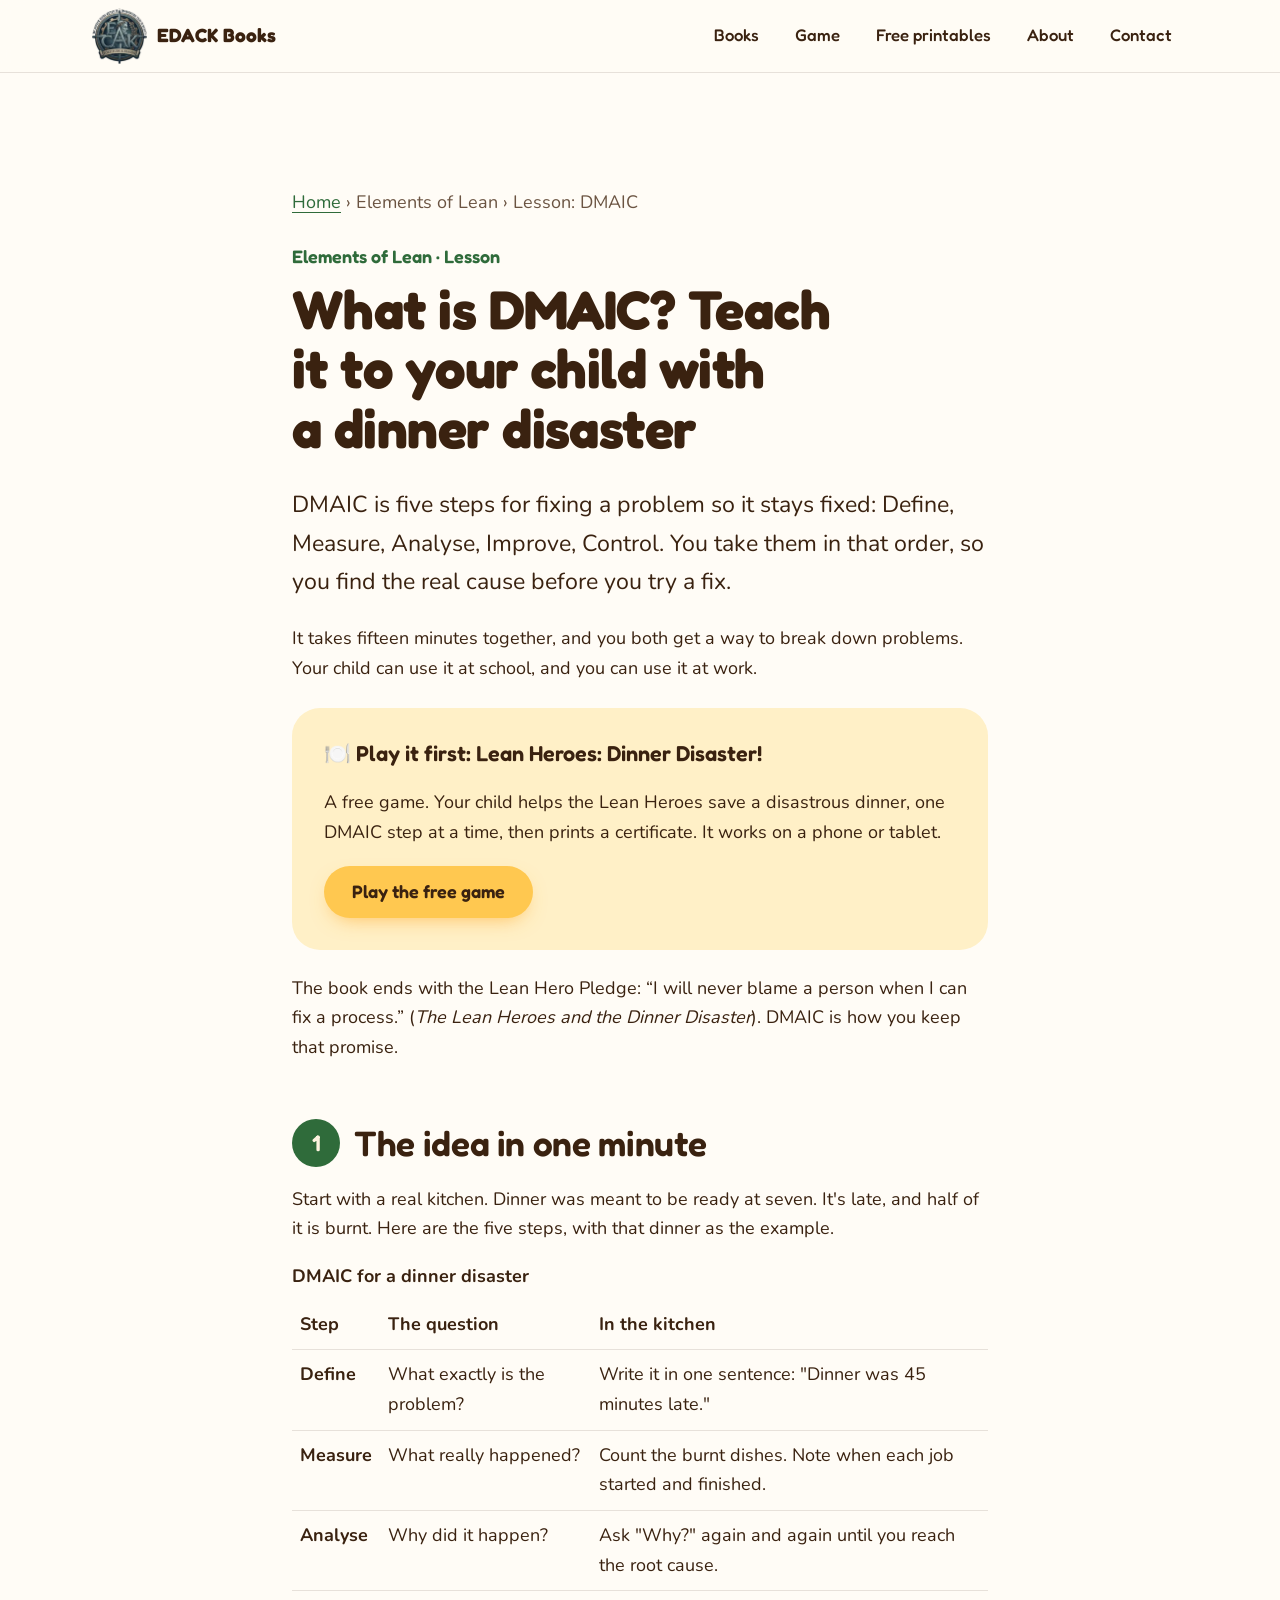
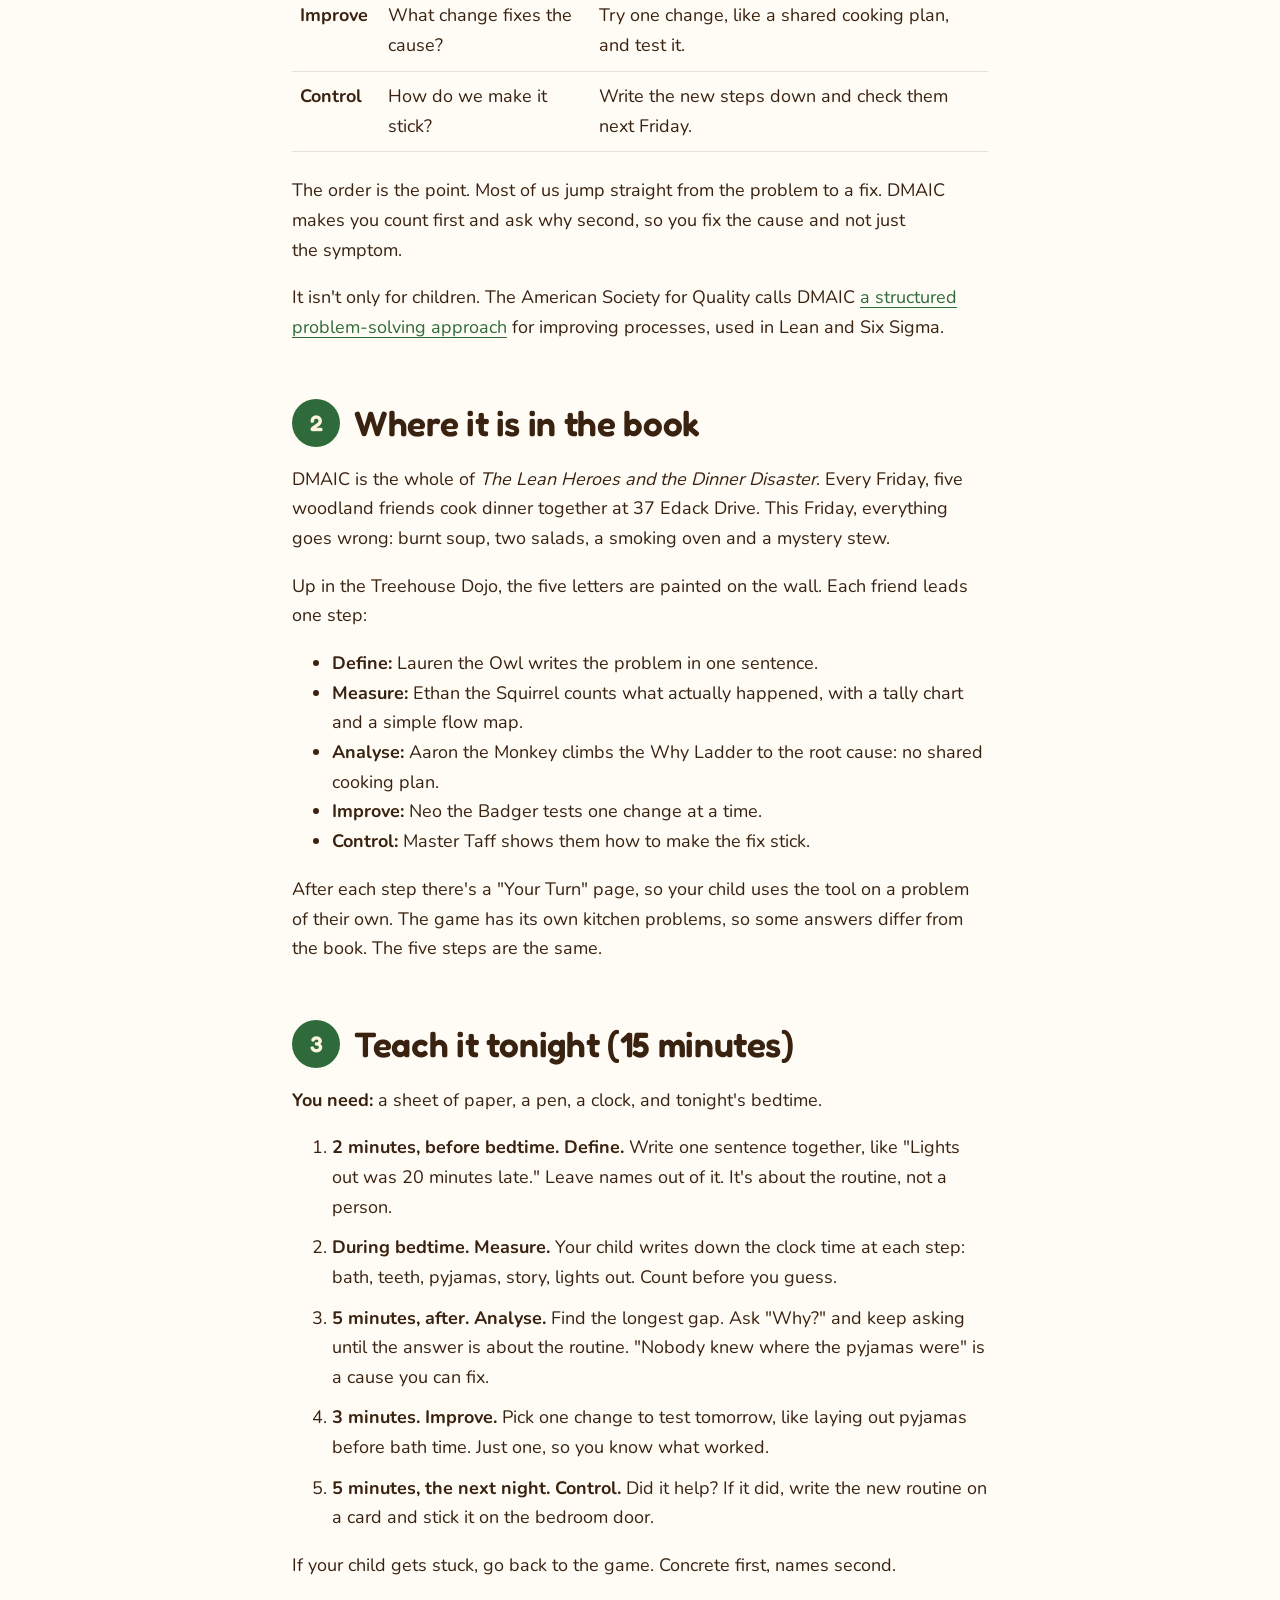
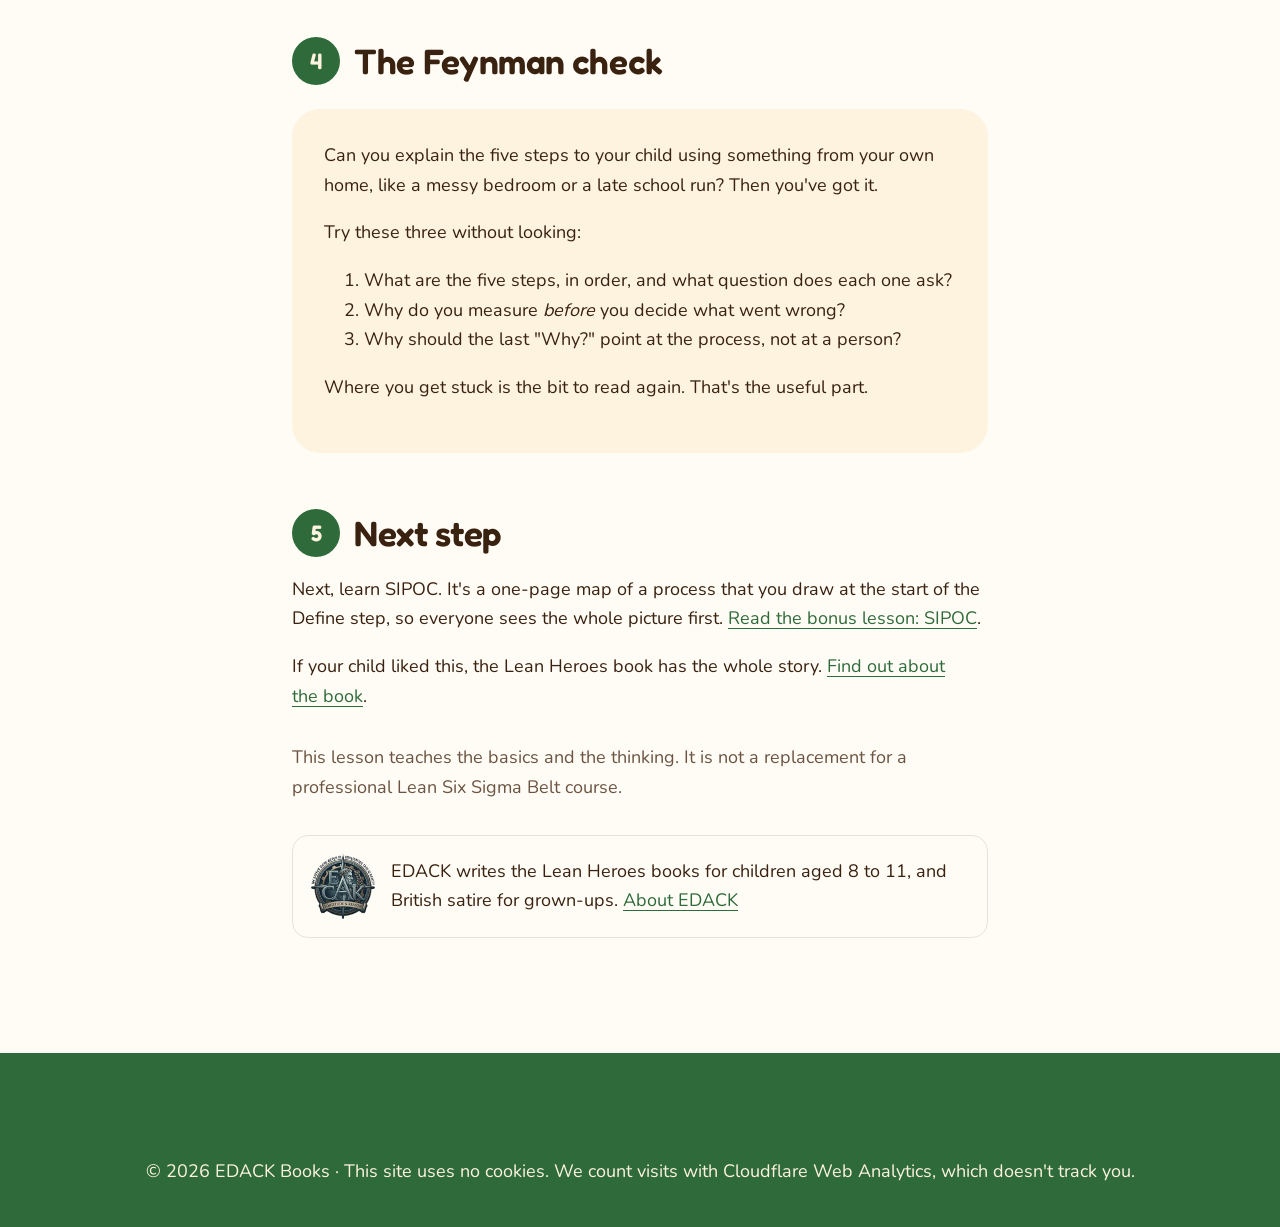
<file: elements-of-lean/dmaic/index.html>
<!doctype html>
<html lang="en-GB">
<head>
  <meta charset="utf-8">
  <meta name="viewport" content="width=device-width, initial-scale=1">
  <title>What is DMAIC? Teach it to your child with a dinner disaster | EDACK Books</title>
  <meta name="description" content="DMAIC is five steps for fixing a problem so it stays fixed: Define, Measure, Analyse, Improve, Control. Learn it in a minute, teach it tonight with bedtime, then check you've got it.">

  <!-- draft: true. Hidden from Google until "publish the DMAIC lesson". -->
  <meta name="robots" content="noindex">

  <meta http-equiv="Content-Security-Policy" content="default-src 'self'; img-src 'self' data:; script-src 'self' https://static.cloudflareinsights.com; connect-src 'self' https://cloudflareinsights.com; style-src 'self'; font-src 'self'; base-uri 'self'; form-action 'none'">
  <meta name="referrer" content="strict-origin-when-cross-origin">
  <link rel="canonical" href="https://www.edackdavid.com/elements-of-lean/dmaic/">

  <meta name="color-scheme" content="light dark">
  <link rel="icon" href="../../edack-favicon.ico" sizes="32x32">
  <link rel="icon" href="../../edack-favicon-32.png" type="image/png" sizes="32x32">
  <link rel="apple-touch-icon" href="../../edack-apple-touch-icon.png">
  <link rel="preload" href="../../fonts/fredoka.woff2" as="font" type="font/woff2" crossorigin>
  <link rel="stylesheet" href="../../css/styles.css">

  <meta property="og:type" content="article">
  <meta property="og:site_name" content="EDACK Books">
  <meta property="og:locale" content="en_GB">
  <meta property="og:title" content="What is DMAIC? Teach it to your child with a dinner disaster">
  <meta property="og:description" content="Learn DMAIC in a minute, teach it tonight with bedtime, then check you've got it.">
  <meta property="og:url" content="https://www.edackdavid.com/elements-of-lean/dmaic/">
  <meta property="og:image" content="https://www.edackdavid.com/images/pins/dinner-disaster-certificate-pin.png">
  <meta property="og:image:width" content="1000">
  <meta property="og:image:height" content="1500">
  <meta property="og:image:alt" content="A sample Lean Hero: Dinner Disaster Solved certificate from the free DMAIC game">

  <script type="application/ld+json">
  {
    "@context": "https://schema.org",
    "@type": "LearningResource",
    "name": "Lesson: DMAIC",
    "headline": "What is DMAIC? Teach it to your child with a dinner disaster",
    "url": "https://www.edackdavid.com/elements-of-lean/dmaic/",
    "image": "https://www.edackdavid.com/images/pins/dinner-disaster-certificate-pin.png",
    "inLanguage": "en-GB",
    "isAccessibleForFree": true,
    "learningResourceType": "Lesson",
    "teaches": "DMAIC (Define, Measure, Analyse, Improve, Control)",
    "educationalLevel": "Beginner",
    "audience": { "@type": "Audience", "audienceType": "Parents, guardians and teachers" },
    "author": { "@type": "Person", "name": "David Edack", "alternateName": "EDACK", "url": "https://www.edackdavid.com/#about" },
    "publisher": { "@type": "Organization", "name": "EDACK Books", "url": "https://www.edackdavid.com/" },
    "hasPart": { "@type": "VideoGame", "name": "Lean Heroes: Dinner Disaster!", "url": "https://www.edackdavid.com/games/lean-heroes-dinner-disaster.html" }
  }
  </script>
</head>
<body>
  <a class="skip-link" href="#main">Skip to the lesson</a>

  <header class="site-header">
    <div class="container header-inner">
      <a class="logo" href="../../index.html">
        <img class="logo-img" src="../../images/edack-logo-112.webp" srcset="../../images/edack-logo-112.webp 1x, ../../images/edack-logo-224.webp 2x"
             width="112" height="114" alt="EDACK Books logo: Fortitude and Reason">
        <span>EDACK Books</span>
      </a>

      <button class="menu-toggle" type="button" popovertarget="site-nav" aria-label="Menu">
        <span class="menu-icon" aria-hidden="true"></span>
      </button>

      <nav id="site-nav" class="site-nav" popover aria-label="Main">
        <ul>
          <li><a href="../../index.html#books">Books</a></li>
          <li><a href="../../index.html#game">Game</a></li>
          <li><a href="../../index.html#free-printable">Free printables</a></li>
          <li><a href="../../index.html#about">About</a></li>
          <li><a href="../../index.html#contact">Contact</a></li>
        </ul>
      </nav>
    </div>
  </header>

  <main id="main" class="section lesson">
    <article class="container lesson-inner">
      <nav class="lesson-crumbs" aria-label="You are here">
        <a href="../../index.html">Home</a> › <span>Elements of Lean</span> › <span aria-current="page">Lesson: DMAIC</span>
      </nav>

      <p class="lesson-kicker">Elements of Lean · Lesson</p>
      <h1>What is DMAIC? Teach it to your child with a dinner disaster</h1>
      <p class="lesson-lead">DMAIC is five steps for fixing a problem so it stays fixed: Define, Measure, Analyse, Improve, Control. You take them in that order, so you find the real cause before you try a fix.</p>
      <p>It takes fifteen minutes together, and you both get a way to break down problems. Your child can use it at school, and you can use it at work.</p>

      <!-- The real EDACK things on this page: the free Dinner Disaster game, and a quote from the book -->
      <aside class="lesson-game">
        <p class="lesson-game-title"><span aria-hidden="true">🍽️</span> Play it first: Lean Heroes: Dinner Disaster!</p>
        <p>A free game. Your child helps the Lean Heroes save a disastrous dinner, one DMAIC step at a time, then prints a certificate. It works on a phone or tablet.</p>
        <a class="btn btn-primary" href="../../games/lean-heroes-dinner-disaster.html">Play the free game</a>
      </aside>

      <p>The book ends with the Lean Hero Pledge: <q>I will never blame a person when I can fix a process.</q> (<cite>The Lean Heroes and the Dinner Disaster</cite>). DMAIC is how you keep that promise.</p>

      <section aria-labelledby="part-1">
        <h2 id="part-1"><span class="lesson-num">1</span> The idea in one minute</h2>
        <p>Start with a real kitchen. Dinner was meant to be ready at seven. It's late, and half of it is burnt. Here are the five steps, with that dinner as the example.</p>
        <table class="sipoc-table">
          <caption>DMAIC for a dinner disaster</caption>
          <thead>
            <tr><th scope="col">Step</th><th scope="col">The question</th><th scope="col">In the kitchen</th></tr>
          </thead>
          <tbody>
            <tr><th scope="row">Define</th><td>What exactly is the problem?</td><td>Write it in one sentence: "Dinner was 45 minutes late."</td></tr>
            <tr><th scope="row">Measure</th><td>What really happened?</td><td>Count the burnt dishes. Note when each job started and finished.</td></tr>
            <tr><th scope="row">Analyse</th><td>Why did it happen?</td><td>Ask "Why?" again and again until you reach the root cause.</td></tr>
            <tr><th scope="row">Improve</th><td>What change fixes the cause?</td><td>Try one change, like a shared cooking plan, and test it.</td></tr>
            <tr><th scope="row">Control</th><td>How do we make it stick?</td><td>Write the new steps down and check them next Friday.</td></tr>
          </tbody>
        </table>
        <p>The order is the point. Most of us jump straight from the problem to a fix. DMAIC makes you count first and ask why second, so you fix the cause and not just the symptom.</p>
        <p>It isn't only for children. The American Society for Quality calls DMAIC <a href="https://asq.org/quality-resources/dmaic" rel="noopener">a structured problem-solving approach</a> for improving processes, used in Lean and Six Sigma.</p>
      </section>

      <section aria-labelledby="part-2">
        <h2 id="part-2"><span class="lesson-num">2</span> Where it is in the book</h2>
        <p>DMAIC is the whole of <cite>The Lean Heroes and the Dinner Disaster</cite>. Every Friday, five woodland friends cook dinner together at 37 Edack Drive. This Friday, everything goes wrong: burnt soup, two salads, a smoking oven and a mystery stew.</p>
        <p>Up in the Treehouse Dojo, the five letters are painted on the wall. Each friend leads one step:</p>
        <ul>
          <li><strong>Define:</strong> Lauren the Owl writes the problem in one sentence.</li>
          <li><strong>Measure:</strong> Ethan the Squirrel counts what actually happened, with a tally chart and a simple flow map.</li>
          <li><strong>Analyse:</strong> Aaron the Monkey climbs the Why Ladder to the root cause: no shared cooking plan.</li>
          <li><strong>Improve:</strong> Neo the Badger tests one change at a time.</li>
          <li><strong>Control:</strong> Master Taff shows them how to make the fix stick.</li>
        </ul>
        <p>After each step there's a "Your Turn" page, so your child uses the tool on a problem of their own. The game has its own kitchen problems, so some answers differ from the book. The five steps are the same.</p>
      </section>

      <section aria-labelledby="part-3">
        <h2 id="part-3"><span class="lesson-num">3</span> Teach it tonight (15 minutes)</h2>
        <p><strong>You need:</strong> a sheet of paper, a pen, a clock, and tonight's bedtime.</p>
        <ol class="lesson-steps">
          <li><strong>2 minutes, before bedtime. Define.</strong> Write one sentence together, like "Lights out was 20 minutes late." Leave names out of it. It's about the routine, not a person.</li>
          <li><strong>During bedtime. Measure.</strong> Your child writes down the clock time at each step: bath, teeth, pyjamas, story, lights out. Count before you guess.</li>
          <li><strong>5 minutes, after. Analyse.</strong> Find the longest gap. Ask "Why?" and keep asking until the answer is about the routine. "Nobody knew where the pyjamas were" is a cause you can fix.</li>
          <li><strong>3 minutes. Improve.</strong> Pick one change to test tomorrow, like laying out pyjamas before bath time. Just one, so you know what worked.</li>
          <li><strong>5 minutes, the next night. Control.</strong> Did it help? If it did, write the new routine on a card and stick it on the bedroom door.</li>
        </ol>
        <p>If your child gets stuck, go back to the game. Concrete first, names second.</p>
      </section>

      <section aria-labelledby="part-4">
        <h2 id="part-4"><span class="lesson-num">4</span> The Feynman check</h2>
        <div class="lesson-check">
          <p>Can you explain the five steps to your child using something from your own home, like a messy bedroom or a late school run? Then you've got it.</p>
          <p>Try these three without looking:</p>
          <ol>
            <li>What are the five steps, in order, and what question does each one ask?</li>
            <li>Why do you measure <em>before</em> you decide what went wrong?</li>
            <li>Why should the last "Why?" point at the process, not at a person?</li>
          </ol>
          <p>Where you get stuck is the bit to read again. That's the useful part.</p>
        </div>
      </section>

      <section aria-labelledby="part-5">
        <h2 id="part-5"><span class="lesson-num">5</span> Next step</h2>
        <p>Next, learn SIPOC. It's a one-page map of a process that you draw at the start of the Define step, so everyone sees the whole picture first. <a href="../bonus-sipoc/">Read the bonus lesson: SIPOC</a>.</p>
        <p>If your child liked this, the Lean Heroes book has the whole story. <a href="../../index.html#books">Find out about the book</a>.</p>
      </section>

      <p class="lesson-note">This lesson teaches the basics and the thinking. It is not a replacement for a professional Lean Six Sigma Belt course.</p>

      <aside class="lesson-author" aria-label="About the author">
        <img src="../../images/edack-logo-112.webp" width="112" height="114" loading="lazy" decoding="async" alt="EDACK Books logo: Fortitude and Reason">
        <p>EDACK writes the Lean Heroes books for children aged 8 to 11, and British satire for grown-ups. <a href="../../index.html#about">About EDACK</a></p>
      </aside>
    </article>
  </main>

  <footer class="site-footer">
    <div class="container footer-inner">
      <p class="lesson-footer-text">© 2026 EDACK Books · This site uses no cookies. We count visits with Cloudflare Web Analytics, which doesn't track you.</p>
    </div>
  </footer>
  <!-- Cloudflare Web Analytics --><script type='module' src='https://static.cloudflareinsights.com/beacon.min.js' data-cf-beacon='{"token": "e0f13711fd604f76a218e38ecf7e13dd"}'></script><!-- End Cloudflare Web Analytics -->
</body>
</html>
</file>
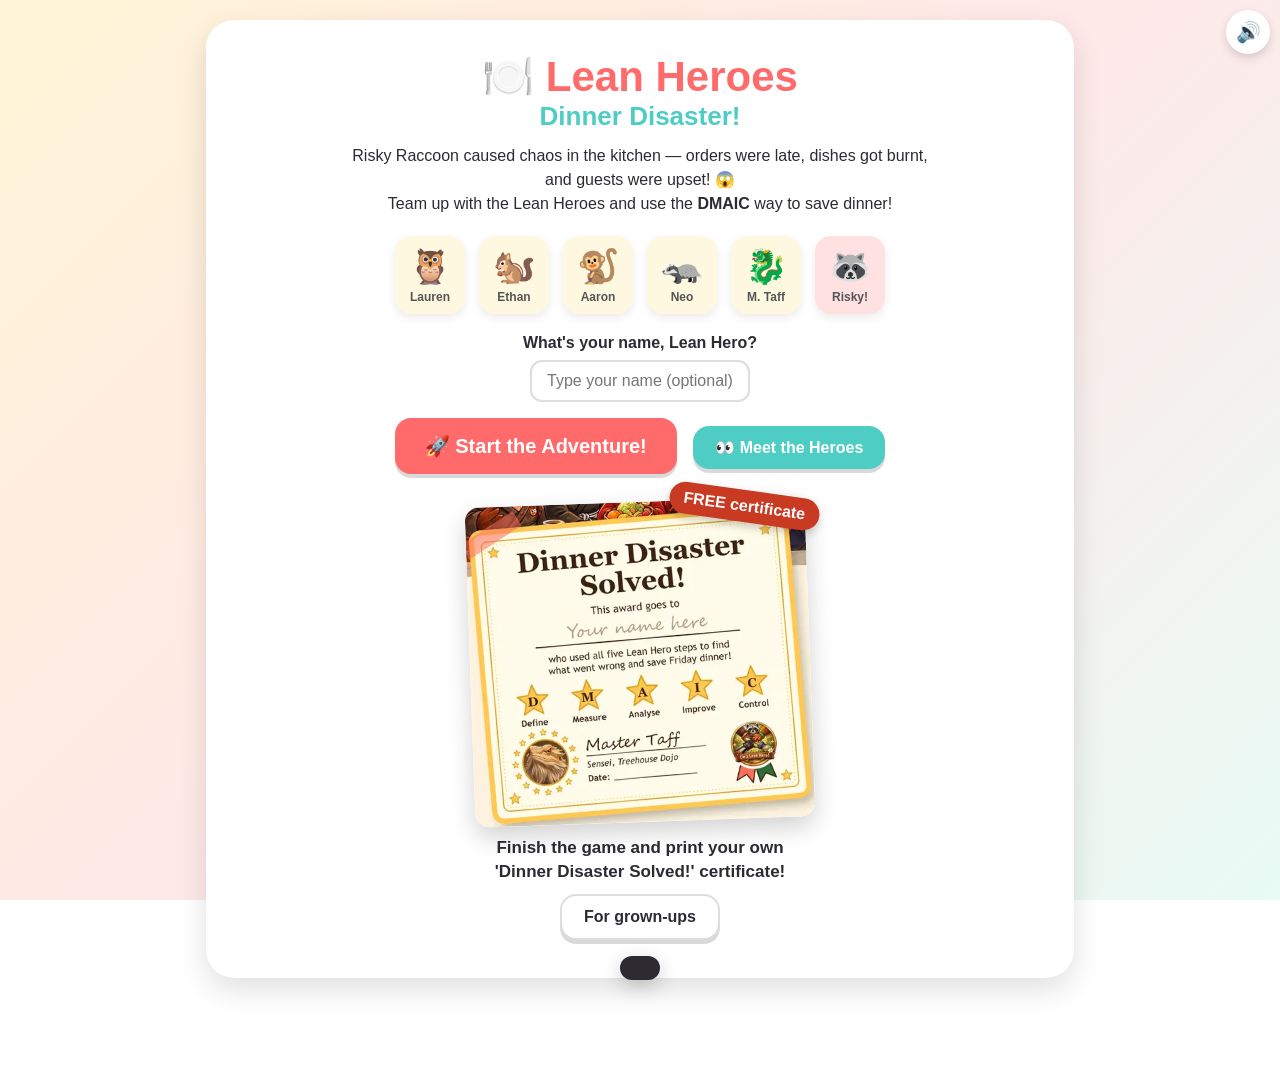
<file: games/lean-heroes-dinner-disaster.html>
<!DOCTYPE html>
<html lang="en">
<head>
<meta charset="UTF-8">
<meta name="robots" content="noindex">
<meta name="viewport" content="width=device-width, initial-scale=1.0, maximum-scale=1.0">
<title>Lean Heroes: Dinner Disaster! Free game | EDACK Books</title>
<meta name="description" content="A free game for ages 8 to 11. Save dinner with the Lean Heroes, learn the five DMAIC steps, then print a Lean Hero certificate.">
<!-- Safety settings: this game loads nothing from anywhere, sends nothing anywhere, and uses no cookies. -->
<meta http-equiv="Content-Security-Policy" content="default-src 'none'; style-src 'unsafe-inline'; script-src 'unsafe-inline'; img-src 'self' data:; connect-src 'none'; base-uri 'none'; form-action 'none'">
<meta name="referrer" content="strict-origin-when-cross-origin">
<link rel="canonical" href="https://www.edackdavid.com/games/lean-heroes-dinner-disaster.html">
<link rel="icon" href="data:image/svg+xml,%3Csvg xmlns='http://www.w3.org/2000/svg' viewBox='0 0 100 100'%3E%3Ctext y='.9em' font-size='90'%3E%F0%9F%8D%BD%EF%B8%8F%3C/text%3E%3C/svg%3E">
<meta property="og:type" content="website">
<meta property="og:site_name" content="EDACK Books">
<meta property="og:locale" content="en_GB">
<meta property="og:title" content="Lean Heroes: Dinner Disaster! A free DMAIC game with a printable certificate">
<meta property="og:description" content="Save dinner with the Lean Heroes and learn DMAIC. Free, for ages 8 to 11, with a printable certificate.">
<meta property="og:url" content="https://www.edackdavid.com/games/lean-heroes-dinner-disaster.html">
<meta property="og:image" content="https://www.edackdavid.com/images/pins/dinner-disaster-certificate-pin-v3.png">
<meta property="og:image:type" content="image/png">
<meta property="og:image:width" content="1000">
<meta property="og:image:height" content="1500">
<meta property="og:image:alt" content="A sample Lean Hero: Dinner Disaster Solved certificate with a blank name line. Free game and printable certificate for ages 8 to 11.">
<meta name="twitter:card" content="summary_large_image">
<style>
  /* ---------- Reset & base ---------- */
  *, *::before, *::after { box-sizing: border-box; }
  html, body { margin: 0; padding: 0; min-height: 100%; }
  body {
    background: linear-gradient(135deg, #FFF4D6 0%, #FFE8E8 50%, #E8FBF5 100%);
    background-attachment: fixed;
    font-family: "Trebuchet MS", "Comic Sans MS", "Segoe UI", sans-serif;
    color: #2D2A32;
    padding-bottom: 40px;
  }
  .hidden { display: none !important; }

  /* ---------- Keyframes ---------- */
  @keyframes shake {
    0%, 100% { transform: translateX(0); }
    20% { transform: translateX(-8px); }
    40% { transform: translateX(8px); }
    60% { transform: translateX(-6px); }
    80% { transform: translateX(6px); }
  }
  @keyframes pulse {
    0%, 100% { transform: scale(1); }
    50% { transform: scale(1.15); }
  }
  @keyframes float {
    0%, 100% { transform: translateY(0); }
    50% { transform: translateY(-8px); }
  }
  @keyframes fadeIn {
    from { opacity: 0; transform: translateY(10px); }
    to { opacity: 1; transform: translateY(0); }
  }
  @keyframes confetti-fall {
    0% { transform: translateY(-20px) rotate(0deg); opacity: 1; }
    100% { transform: translateY(100vh) rotate(360deg); opacity: 0; }
  }

  /* ---------- Progress tracker ---------- */
  #tracker {
    position: sticky; top: 0; z-index: 50;
    display: none; align-items: center; justify-content: center;
    gap: 6px; background: #fff; padding: 10px 8px;
    box-shadow: 0 2px 10px rgba(0,0,0,0.08); flex-wrap: wrap;
  }
  .tracker-step { display: flex; flex-direction: column; align-items: center; opacity: 0.45; transition: .3s; }
  .tracker-step .step-icon {
    font-size: 28px; width: 46px; height: 46px; display: flex; align-items: center; justify-content: center;
    border-radius: 50%; background: #f1f1f1; border: 3px solid transparent;
  }
  .tracker-step .step-label { font-size: 11px; font-weight: bold; margin-top: 2px; }
  .tracker-step.current { opacity: 1; }
  .tracker-step.current .step-icon { border-color: #FFD93D; animation: pulse 1.5s infinite; background: #FFF7D6; }
  .tracker-step.done { opacity: 1; }
  .tracker-step.done .step-icon { background: #D9F7E3; border-color: #6BCB77; }
  .tracker-line { width: 24px; height: 4px; background: #e0e0e0; border-radius: 2px; }

  /* ---------- Screens ---------- */
  .screen { display: none; max-width: 900px; margin: 0 auto; padding: 20px 16px 60px; animation: fadeIn .4s ease; }
  .screen.active { display: block; }

  /* ---------- Title screen ---------- */
  .title-card { text-align: center; background: #fff; border-radius: 28px; padding: 32px 20px; box-shadow: 0 12px 30px rgba(0,0,0,0.12); }
  h1 { font-size: clamp(28px, 6vw, 42px); margin: 0 0 6px; color: #FF6B6B; }
  h1 .subtitle { display: block; font-size: clamp(18px, 4vw, 26px); color: #4ECDC4; }
  .tagline { font-size: 16px; line-height: 1.5; max-width: 600px; margin: 12px auto 20px; }
  .hero-strip { display: flex; flex-wrap: wrap; justify-content: center; gap: 14px; margin: 20px 0; }
  .hero-chip { display: flex; flex-direction: column; align-items: center; font-size: 34px; background: #FFF8E1; border-radius: 16px; padding: 10px 14px; min-width: 70px; box-shadow: 0 4px 10px rgba(0,0,0,0.08); }
  .hero-chip span { font-size: 12px; font-weight: bold; margin-top: 4px; color: #555; }
  .hero-chip.villain { background: #FFE1E1; }
  .name-label { display: block; margin: 20px 0 10px; font-weight: bold; }
  .name-label input {
    display: block; margin: 8px auto 0; padding: 10px 14px; font-size: 16px; border-radius: 12px;
    border: 2px solid #ddd; width: 220px; max-width: 80%; text-align: center; font-family: inherit;
  }
  .meet-heroes { margin-top: 20px; text-align: left; background: #FBFBFB; border-radius: 16px; padding: 16px; }
  .meet-heroes ul { list-style: none; padding: 0; margin: 0 0 12px; }
  .meet-heroes li { margin-bottom: 10px; font-size: 15px; }

  /* ---------- Buttons ---------- */
  .btn {
    font-family: inherit; font-size: 16px; font-weight: bold; padding: 12px 22px; border: none;
    border-radius: 16px; cursor: pointer; box-shadow: 0 4px 0 rgba(0,0,0,0.15); transition: transform .15s; margin: 6px;
  }
  .btn:active { transform: translateY(3px); box-shadow: 0 1px 0 rgba(0,0,0,0.15); }
  .btn:hover { transform: translateY(-2px); }
  .btn-primary { background: #FF6B6B; color: #fff; }
  .btn-secondary { background: #4ECDC4; color: #fff; }
  .btn-danger { background: #E84855; color: #fff; }
  .btn-big { font-size: 20px; padding: 16px 30px; }
  .btn:disabled { opacity: 0.5; cursor: not-allowed; box-shadow: none; transform: none; }

  /* ---------- Hero banner (stage screens) ---------- */
  .hero-banner { display: flex; gap: 16px; align-items: center; background: #fff; border-radius: 20px; padding: 18px; box-shadow: 0 8px 20px rgba(0,0,0,0.08); margin-bottom: 18px; }
  .hero-icon { font-size: 56px; position: relative; flex-shrink: 0; animation: float 3s ease-in-out infinite; }
  .hero-icon .cue { position: absolute; bottom: -6px; right: -14px; font-size: 20px; }
  .speech-bubble { background: #F3FBFF; border-radius: 16px; padding: 12px 16px; font-size: 15px; line-height: 1.5; }

  .stage-progress { text-align: center; font-weight: bold; margin-bottom: 10px; font-size: 17px; color: #555; }
  .problem-banner { background: #2D2A32; color: #fff; padding: 14px 18px; border-radius: 14px; font-weight: bold; text-align: center; margin-bottom: 16px; }

  /* ---------- Define: tile grid ---------- */
  .tile-grid { display: grid; grid-template-columns: repeat(auto-fill, minmax(130px, 1fr)); gap: 12px; }
  .tile {
    background: #fff; border: 3px solid #eee; border-radius: 16px; padding: 14px 8px; display: flex;
    flex-direction: column; align-items: center; gap: 6px; cursor: pointer; font-family: inherit;
    box-shadow: 0 4px 10px rgba(0,0,0,0.06); transition: .15s;
  }
  .tile:hover { transform: translateY(-3px); border-color: #4ECDC4; }
  .tile-emoji { font-size: 34px; }
  .tile-label { font-size: 12px; text-align: center; font-weight: bold; color: #555; }
  .tile.found { background: #E4FBEA; border-color: #6BCB77; }
  .tile.shake { animation: shake .5s; border-color: #FF6B6B; }

  .success-panel { margin-top: 20px; text-align: center; background: #EAFBF0; border: 2px dashed #6BCB77; border-radius: 18px; padding: 20px; }

  /* ---------- Measure ---------- */
  .stopwatch-display {
    font-size: 48px; font-weight: bold; text-align: center; background: #2D2A32; color: #6BCB77;
    border-radius: 16px; padding: 14px; letter-spacing: 2px; margin: 14px 0; font-family: "Courier New", monospace;
  }
  .button-row { display: flex; justify-content: center; gap: 12px; flex-wrap: wrap; }
  .feedback-text { text-align: center; font-weight: bold; min-height: 24px; margin-top: 10px; }
  .timer-badge { text-align: center; font-size: 18px; font-weight: bold; margin-bottom: 8px; }
  .dish-grid { display: grid; grid-template-columns: repeat(3, 1fr); gap: 10px; max-width: 340px; margin: 0 auto 16px; }
  .dish-tile { background: #fff; border-radius: 14px; font-size: 36px; text-align: center; padding: 14px 0; box-shadow: 0 4px 10px rgba(0,0,0,0.08); }
  .option-btn { background: #FFD93D; color: #2D2A32; min-width: 46px; }

  /* ---------- Matching engine (Analyze / Improve) ---------- */
  .slots-list { display: flex; flex-direction: column; gap: 10px; margin-bottom: 20px; }
  .match-slot { background: #fff; border: 3px dashed #ccc; border-radius: 16px; padding: 12px 16px; cursor: pointer; transition: .15s; }
  .match-slot .slot-prompt { font-weight: bold; margin-bottom: 4px; color: #555; font-size: 14px; }
  .match-slot .slot-content { font-size: 15px; color: #999; }
  .match-slot.filled { border-style: solid; border-color: #6BCB77; background: #EAFBF0; }
  .match-slot.filled .slot-content { color: #2D2A32; font-weight: bold; }
  .match-slot.shake { animation: shake .5s; border-color: #FF6B6B; }
  .card-pool { display: flex; flex-wrap: wrap; gap: 10px; justify-content: center; padding: 14px; background: #F8F8F8; border-radius: 16px; }
  .match-card {
    background: #4ECDC4; color: #fff; border: none; border-radius: 14px; padding: 10px 16px; font-weight: bold;
    cursor: pointer; font-family: inherit; font-size: 14px; box-shadow: 0 4px 0 rgba(0,0,0,0.1);
  }
  .match-card.selected { outline: 4px solid #FFD93D; transform: translateY(-2px); }
  .match-card.used { opacity: 0.25; pointer-events: none; }

  /* ---------- Quiz (Control) ---------- */
  .quiz-progress { text-align: center; font-weight: bold; color: #888; margin-bottom: 8px; }
  .options-grid { display: flex; flex-direction: column; gap: 10px; max-width: 560px; margin: 0 auto; }
  .quiz-option { background: #fff; border: 3px solid #eee; text-align: left; font-size: 15px; padding: 14px 18px; }
  .quiz-option:hover { border-color: #4ECDC4; }
  .correct-flash { background: #6BCB77 !important; color: #fff; border-color: #6BCB77 !important; }

  /* ---------- Toast ---------- */
  #toast {
    position: fixed; left: 50%; bottom: -80px; transform: translateX(-50%); background: #2D2A32; color: #fff;
    padding: 12px 20px; border-radius: 14px; font-weight: bold; max-width: 90%; text-align: center;
    transition: bottom .3s ease; z-index: 200; box-shadow: 0 6px 20px rgba(0,0,0,0.2);
  }
  #toast.show { bottom: 20px; }
  #toast.success { background: #2E8B57; }
  #toast.warn { background: #B35400; }

  /* ---------- Confetti ---------- */
  #confetti-layer { position: fixed; inset: 0; pointer-events: none; overflow: hidden; z-index: 150; }
  .confetti-piece { position: absolute; top: -20px; width: 10px; height: 14px; border-radius: 2px; animation: confetti-fall linear forwards; }

  /* ---------- Sound toggle ---------- */
  #sound-toggle {
    position: fixed; top: 10px; right: 10px; z-index: 210; background: #fff; border: none; border-radius: 50%;
    width: 44px; height: 44px; font-size: 20px; box-shadow: 0 4px 10px rgba(0,0,0,0.15); cursor: pointer;
  }

  /* ---------- Certificate ---------- */
  /* ---------- The printable certificate (same look as the Pinterest pin) ---------- */
  .lh-cert {
    position: relative; max-width: 640px; margin: 20px auto; padding: 46px 34px 30px;
    background: #FFFBEA; color: #3A2210; text-align: center;
    border: 10px solid #FFC850; border-radius: 22px;
    box-shadow: 0 12px 30px rgba(58, 34, 16, 0.22);
    font-family: "Trebuchet MS", "Segoe UI", sans-serif;
  }
  .lh-cert::before { content: ""; position: absolute; inset: 8px; border: 2px solid #E0A020; border-radius: 12px; pointer-events: none; }
  .lh-cert::after { content: ""; position: absolute; inset: 16px; border: 2px dotted #FFC850; border-radius: 9px; pointer-events: none; }
  .lh-star { clip-path: polygon(50% 0%, 61% 35%, 98% 35%, 68% 57%, 79% 91%, 50% 70%, 21% 91%, 32% 57%, 2% 35%, 39% 35%); }
  .lh-corner { position: absolute; width: 22px; height: 22px; background: #FFC850; }
  .lh-tl { top: 24px; left: 24px; } .lh-tr { top: 24px; right: 24px; }
  .lh-bl { bottom: 24px; left: 24px; } .lh-br { bottom: 24px; right: 24px; }
  .lh-cert p { margin: 6px 0; font-size: 17px; line-height: 1.45; }
  .lh-cert .lh-kicker { margin: 0; font-size: 14px; font-weight: 700; letter-spacing: 0.3em; color: #2F6B3A; }
  .lh-cert .lh-title { margin: 6px 0 12px; font-family: Georgia, "Times New Roman", serif; font-size: clamp(36px, 8.5vw, 56px); font-weight: 700; line-height: 1; color: #3A2210; }
  .lh-cert .lh-sub { margin: 4px 0 14px; font-family: Georgia, "Times New Roman", serif; font-size: clamp(22px, 5vw, 32px); font-style: italic; font-weight: 700; line-height: 1.15; color: #D9472F; }
  .lh-cert .lh-name {
    width: 80%; margin: 4px auto 10px; padding-bottom: 2px; border-bottom: 3px solid #3A2210;
    font-family: "Segoe Script", "Brush Script MT", "Comic Sans MS", cursive; font-size: clamp(28px, 7vw, 42px); font-weight: 700; line-height: 1.3;
    color: #3A2210; overflow-wrap: anywhere;
  }
  .lh-steps { display: flex; justify-content: center; gap: clamp(4px, 2vw, 16px); margin: 16px 0 8px; padding: 0; list-style: none; }
  .lh-steps li { display: grid; justify-items: center; gap: 4px; width: 20%; max-width: 92px; font-size: 13px; font-weight: 700; }
  .lh-step-star { position: relative; display: grid; place-items: center; width: clamp(46px, 11vw, 64px); aspect-ratio: 1; }
  .lh-step-star::before, .lh-step-star::after { content: ""; position: absolute; clip-path: polygon(50% 0%, 61% 35%, 98% 35%, 68% 57%, 79% 91%, 50% 70%, 21% 91%, 32% 57%, 2% 35%, 39% 35%); }
  .lh-step-star::before { inset: 0; background: #E0A020; }
  .lh-step-star::after { inset: 4px; background: #FFC850; }
  .lh-step-star b { position: relative; z-index: 1; padding-top: 0.15em; font-family: Georgia, "Times New Roman", serif; font-size: clamp(19px, 5vw, 26px); }
  .lh-bottom { display: flex; align-items: center; justify-content: space-between; gap: 10px; margin-top: 14px; text-align: left; }
  .lh-taff { position: relative; flex: none; width: 132px; height: 132px; }
  .lh-taff img { position: absolute; top: 23px; left: 23px; width: 86px; height: 86px; border: 3px solid #E0A020; border-radius: 50%; object-fit: cover; }
  .lh-ring span {
    position: absolute; top: 50%; left: 50%; width: 13px; height: 13px; margin: -6.5px 0 0 -6.5px; background: #FFC850;
    clip-path: polygon(50% 0%, 61% 35%, 98% 35%, 68% 57%, 79% 91%, 50% 70%, 21% 91%, 32% 57%, 2% 35%, 39% 35%);
    transform: rotate(calc(var(--i) * 22.5deg)) translateY(-59px);
  }
  .lh-ring span:nth-child(even) { background: #E0A020; }
  .lh-sign { flex: 1; min-width: 0; }
  .lh-cert .lh-signature { margin: 0; border-bottom: 2px solid #3A2210; font-family: "Segoe Script", "Brush Script MT", "Comic Sans MS", cursive; font-size: 26px; line-height: 1.4; }
  .lh-cert .lh-role { margin: 4px 0 0; font-size: 14px; }
  .lh-cert .lh-sensei { font-style: italic; }
  .lh-cert .lh-date { font-weight: 700; }
  .lh-cert .lh-collect { margin: 14px 0 0; font-size: 14px; font-weight: 700; color: #2F6B3A; }
  .lh-seal { position: relative; flex: none; width: 96px; height: 124px; }
  .lh-seal img { position: relative; z-index: 1; width: 96px; height: 96px; border-radius: 50%; }
  .lh-seal::before, .lh-seal::after { content: ""; position: absolute; top: 70px; width: 26px; height: 54px; clip-path: polygon(0 0, 100% 0, 100% 100%, 50% 80%, 0 100%); }
  .lh-seal::before { left: 22px; background: #FF6E5A; transform: rotate(14deg); }
  .lh-seal::after { right: 22px; background: #2F6B3A; transform: rotate(-14deg); }
  .lh-cert .lh-site { margin-top: 12px; font-size: 12px; color: #6B5442; }
  @media (max-width: 480px) {
    .lh-cert { padding: 40px 16px 26px; }
    .lh-bottom { flex-wrap: wrap; justify-content: center; text-align: center; }
    .lh-sign { flex-basis: 100%; order: 3; }
  }
  /* When the certificate itself is narrow (phones, or inside a panel), shrink the small text so nothing runs over */
  .lh-cert { container-type: inline-size; }
  @container (max-width: 440px) {
    .lh-cert .lh-kicker { padding-inline: 30px; font-size: 11px; letter-spacing: 0.18em; }
    .lh-steps { gap: 2px; }
    .lh-steps li { font-size: 10px; }
    .lh-step-star { width: 42px; }
    .lh-step-star b { font-size: 18px; }
    .lh-cert .lh-site { padding-inline: 30px; margin-bottom: 12px; }
    .lh-cert .lh-collect { padding-inline: 26px; font-size: 12px; }
  }
  .lh-cert .lh-banner { display: block; width: 100%; height: auto; aspect-ratio: 900 / 273; object-fit: cover; margin: 0 0 12px; border-radius: 12px; }
  .lh-cert, .lh-cert * { -webkit-print-color-adjust: exact; print-color-adjust: exact; }
  .print-tip { font-size: 15px; color: #6B5442; }
  @media print { .print-tip { display: none !important; } }

  /* ---------- Printing: always exactly one page (A4 or US Letter), inside a 10 mm margin ----------
     The certificate is a fixed block in millimetres, smaller than the printable area of both papers:
     US Letter printable area 196 x 259 mm -> block 250 mm tall; A4 printable area 190 x 277 mm -> block 268 mm tall.
     Anything that doesn't fit is clipped inside the border, never pushed onto a second page. */
  @media print {
    @page { size: auto; margin: 10mm; }
    html, body { margin: 0 !important; padding: 0 !important; min-height: 0 !important; height: auto !important; background: #fff !important; }
    .certificate.lh-cert {
      --u: 0.268mm;
      box-sizing: border-box; width: 100%; max-width: none; height: 250mm; margin: 0 auto;
      display: flex; flex-direction: column; justify-content: space-between;
      padding: calc(40 * var(--u)) calc(40 * var(--u)) calc(34 * var(--u));
      border-width: calc(12 * var(--u)); border-radius: calc(24 * var(--u));
      box-shadow: none; overflow: hidden; break-inside: avoid; page-break-inside: avoid; break-after: avoid; page-break-after: avoid;
    }
    .lh-cert::before { inset: calc(9 * var(--u)); border-width: calc(2 * var(--u)); }
    .lh-cert::after { inset: calc(18 * var(--u)); border-width: calc(2 * var(--u)); }
    .lh-corner { width: calc(26 * var(--u)); height: calc(26 * var(--u)); }
    .lh-tl { top: calc(26 * var(--u)); left: calc(26 * var(--u)); } .lh-tr { top: calc(26 * var(--u)); right: calc(26 * var(--u)); }
    .lh-bl { bottom: calc(26 * var(--u)); left: calc(26 * var(--u)); } .lh-br { bottom: calc(26 * var(--u)); right: calc(26 * var(--u)); }
    .lh-cert .lh-banner { height: calc(104 * var(--u)); margin: 0; border-radius: calc(12 * var(--u)); }
    .lh-cert p { margin: 0; font-size: calc(26 * var(--u)); line-height: 1.3; }
    .lh-cert .lh-title { margin: 0; font-size: calc(62 * var(--u)); line-height: 1.05; }
    .lh-cert .lh-name { margin: 0 auto; border-bottom-width: calc(3 * var(--u)); font-size: calc(66 * var(--u)); line-height: 1.25; }
    .lh-steps { margin: 0; gap: calc(22 * var(--u)); }
    .lh-steps li { max-width: none; gap: calc(4 * var(--u)); font-size: calc(20 * var(--u)); }
    .lh-step-star { width: calc(92 * var(--u)); }
    .lh-step-star::after { inset: calc(5 * var(--u)); }
    .lh-step-star b { font-size: calc(40 * var(--u)); }
    .lh-bottom { margin: 0; gap: calc(14 * var(--u)); }
    .lh-taff { width: calc(160 * var(--u)); height: calc(160 * var(--u)); }
    .lh-taff img { top: calc(26 * var(--u)); left: calc(26 * var(--u)); width: calc(108 * var(--u)); height: calc(108 * var(--u)); border-width: calc(4 * var(--u)); }
    .lh-ring span {
      width: calc(16 * var(--u)); height: calc(16 * var(--u)); margin: calc(-8 * var(--u)) 0 0 calc(-8 * var(--u));
      transform: rotate(calc(var(--i) * 22.5deg)) translateY(calc(-72 * var(--u)));
    }
    .lh-cert .lh-signature { border-bottom-width: calc(2 * var(--u)); font-size: calc(40 * var(--u)); white-space: nowrap; }
    .lh-cert .lh-role { margin-top: calc(6 * var(--u)); font-size: calc(21 * var(--u)); white-space: nowrap; }
    .lh-seal { width: calc(124 * var(--u)); height: calc(158 * var(--u)); }
    .lh-seal img { width: calc(124 * var(--u)); height: calc(124 * var(--u)); }
    .lh-seal::before, .lh-seal::after { top: calc(92 * var(--u)); width: calc(32 * var(--u)); height: calc(64 * var(--u)); }
    .lh-seal::before { left: calc(28 * var(--u)); } .lh-seal::after { right: calc(28 * var(--u)); }
    .lh-cert .lh-collect { font-size: calc(21 * var(--u)); }
    .lh-cert .lh-site { font-size: calc(17 * var(--u)); }
  }
  /* A4 (a taller page): a bigger block. Only when the page is clearly A4-shaped; anything else keeps the Letter size above. */
  @media print and (max-aspect-ratio: 725/1000) {
    .certificate.lh-cert { --u: 0.29mm; height: 268mm; }
  }
  .cycle-reminder { text-align: center; max-width: 600px; margin: 20px auto; font-size: 16px; background: #fff; padding: 16px; border-radius: 16px; }
  .cert-tools { text-align: center; max-width: 600px; margin: 0 auto 20px; background: #fff; padding: 16px; border-radius: 16px; font-size: 18px; }
  .cert-tools .name-label { margin-top: 0; }
  .cert-note, .pin-line { font-size: 16px; line-height: 1.5; color: #555; }
  .btn-light { background: #fff; color: #2D2A32; border: 2px solid #ddd; }
  .btn-pin { background: #E60023; color: #fff; }
  a.btn { display: inline-block; text-decoration: none; }
  .end-links { text-align: center; margin-top: 18px; }

  /* ---------- The certificate you can earn (start screen) ---------- */
  .cert-promo { position: relative; max-width: 340px; margin: 22px auto 4px; }
  .cert-promo img { display: block; width: 100%; height: auto; border-radius: 14px; box-shadow: 0 10px 24px rgba(0,0,0,0.18); transform: rotate(-2deg); }
  .free-ribbon {
    position: absolute; top: -12px; right: -10px; z-index: 1; padding: 7px 14px; border-radius: 999px;
    background: #C93A22; color: #fff; font-weight: bold; font-size: 16px; transform: rotate(8deg); box-shadow: 0 4px 10px rgba(0,0,0,0.2);
  }
  .cert-promo figcaption { margin-top: 14px; font-size: 17px; font-weight: bold; line-height: 1.4; }

  /* ---------- Stars filling up as you go (saves nothing) ---------- */
  .star-progress { flex-basis: 100%; margin: 4px 0 0; text-align: center; font-size: 15px; font-weight: bold; }
  .star-progress .sp-star { font-size: 18px; }
  .star-progress .sp-star.off { filter: grayscale(1); opacity: 0.3; }
  .next-cert { margin-top: 14px; }

  /* ---------- For grown-ups ---------- */
  dialog {
    width: min(100% - 24px, 680px); max-height: calc(100vh - 24px); padding: 0; border: 0;
    border-radius: 20px; color: #2D2A32; background: #fff; box-shadow: 0 30px 80px rgba(0,0,0,0.35);
    font-size: 18px; line-height: 1.5;
  }
  dialog::backdrop { background: rgba(45, 42, 50, 0.55); }
  .dialog-inner { padding: 20px 22px 26px; }
  .dialog-head { display: flex; justify-content: space-between; align-items: center; gap: 12px; }
  .dialog-head h2 { margin: 0; color: #FF6B6B; font-size: 26px; }
  dialog h3 { margin: 20px 0 6px; color: #2E8B57; }
  dialog ul { padding-left: 22px; }
  dialog li { margin-bottom: 6px; }
  .feynman { padding: 4px 16px 12px; background: #EAFBF0; border-radius: 16px; margin-top: 18px; }
  .family-line { font-weight: bold; }

  /* ---------- Printing: only the certificate, when the game is finished ---------- */
  @media print {
    body { background: #fff; padding: 0; }
    body:has(#screen-complete.active) > *:not(#screen-complete) { display: none !important; }
    #screen-complete > *:not(.certificate) { display: none !important; }
    #screen-complete { padding: 0; animation: none; }
    .certificate { box-shadow: none; margin: 0 auto; break-inside: avoid; -webkit-print-color-adjust: exact; print-color-adjust: exact; }
  }

  /* ---------- Responsive ---------- */
  @media (max-width: 600px) {
    .hero-banner { flex-direction: column; text-align: center; }
    .tracker-step .step-label { display: none; }
    .tracker-step .step-icon { width: 36px; height: 36px; font-size: 22px; }
    .tile-grid { grid-template-columns: repeat(auto-fill, minmax(100px, 1fr)); }
    .stopwatch-display { font-size: 36px; }
    h1 { font-size: 28px; }
  }
</style>
</head>
<body>

<button id="sound-toggle" title="Toggle sound">🔊</button>
<div id="confetti-layer"></div>
<div id="toast"></div>

<header id="tracker">
  <div class="tracker-step" data-stage="define"><div class="step-icon">🦉</div><div class="step-label">Define</div></div>
  <div class="tracker-line"></div>
  <div class="tracker-step" data-stage="measure"><div class="step-icon">🐿️</div><div class="step-label">Measure</div></div>
  <div class="tracker-line"></div>
  <div class="tracker-step" data-stage="analyze"><div class="step-icon">🐒</div><div class="step-label">Analyse</div></div>
  <div class="tracker-line"></div>
  <div class="tracker-step" data-stage="improve"><div class="step-icon">🦡</div><div class="step-label">Improve</div></div>
  <div class="tracker-line"></div>
  <div class="tracker-step" data-stage="control"><div class="step-icon">🐉</div><div class="step-label">Control</div></div>
  <p class="star-progress" id="star-progress" aria-live="polite"></p>
</header>

<!-- ================= TITLE SCREEN ================= -->
<section id="screen-title" class="screen active">
  <div class="title-card">
    <h1>🍽️ Lean Heroes <span class="subtitle">Dinner Disaster!</span></h1>
    <p class="tagline">
      Risky Raccoon caused chaos in the kitchen — orders were late, dishes got burnt, and guests were upset! 😱<br>
      Team up with the Lean Heroes and use the <strong>DMAIC</strong> way to save dinner!
    </p>
    <div class="hero-strip">
      <div class="hero-chip">🦉<span>Lauren</span></div>
      <div class="hero-chip">🐿️<span>Ethan</span></div>
      <div class="hero-chip">🐒<span>Aaron</span></div>
      <div class="hero-chip">🦡<span>Neo</span></div>
      <div class="hero-chip">🐉<span>M. Taff</span></div>
      <div class="hero-chip villain">🦝<span>Risky!</span></div>
    </div>
    <label class="name-label">What's your name, Lean Hero?
      <input type="text" id="name-input" maxlength="16" placeholder="Type your name (optional)" autocomplete="off">
    </label>
    <div>
      <button class="btn btn-primary btn-big" onclick="startGame()">🚀 Start the Adventure!</button>
      <button class="btn btn-secondary" onclick="toggleMeetHeroes()">👀 Meet the Heroes</button>
    </div>
    <!-- The certificate you earn. The picture is built into this file, so nothing is loaded. -->
    <figure class="cert-promo">
      <span class="free-ribbon">FREE certificate</span>
      <img src="[data-uri]" width="480" height="452" alt="A sample Dinner Disaster Solved! certificate with a blank name line, signed by Master Taff">
      <figcaption>Finish the game and print your own 'Dinner Disaster Solved!' certificate!</figcaption>
    </figure>
    <div>
      <button class="btn btn-light" type="button" onclick="openGrownups()">For grown-ups</button>
    </div>
    <div id="meet-heroes" class="meet-heroes hidden">
      <ul>
        <li>🦉👓🎓 <strong>Lauren the Owl</strong> — wise and sharp-eyed, she helps us <strong>Define</strong> the real problem.</li>
        <li>🐿️⏱️📝 <strong>Ethan the Squirrel</strong> — quick and curious, he helps us <strong>Measure</strong> what's really happening.</li>
        <li>🐒🔍 <strong>Aaron the Monkey</strong> — a clever detective who helps us <strong>Analyse</strong> and find the root cause.</li>
        <li>🦡🧰🔧 <strong>Neo the Badger</strong> — a handy builder who helps us <strong>Improve</strong> the process with the right tools.</li>
        <li>🐉📜✅ <strong>Master Taff the Dragon</strong> — the wise mentor who helps us <strong>Control</strong> and keep the good changes forever.</li>
        <li>🦝🗑️⚠️ <strong>Risky Raccoon</strong> — uh oh! He loves shortcuts and messy habits, and he leaves waste (called <strong>Muda</strong>) everywhere he goes!</li>
      </ul>
      <button class="btn btn-secondary" onclick="toggleMeetHeroes()">Close</button>
    </div>
  </div>
</section>

<!-- ================= DEFINE SCREEN ================= -->
<section id="screen-define" class="screen">
  <div class="hero-banner">
    <div class="hero-icon">🦉<span class="cue">👓🎓</span></div>
    <div class="speech-bubble">
      <strong>Lauren the Owl:</strong> "Hoo-hoo! Before we can fix dinner, we must <em>Define</em> the problem. Waste (we call it <strong>Muda</strong>) is hiding all over this kitchen — tap every step that WASTES time or effort. Leave the helpful steps alone!"
    </div>
  </div>
  <div class="stage-progress">Found: <span id="define-found">0</span> / 8 wasteful steps</div>
  <div id="define-grid" class="tile-grid"></div>
  <div id="define-success" class="success-panel hidden">
    <p>🎉 Great detective work, <span class="player-name">Hero</span>! You <strong>Defined</strong> the problem: too much waste is slowing down dinner!</p>
    <button class="btn btn-primary" onclick="goToStage('measure')">Continue to Measure ➡️</button>
  </div>
</section>

<!-- ================= MEASURE SCREEN ================= -->
<section id="screen-measure" class="screen">
  <div class="hero-banner">
    <div class="hero-icon">🐿️<span class="cue">⏱️📝</span></div>
    <div class="speech-bubble">
      <strong>Ethan the Squirrel:</strong> "Now we <em>Measure</em>! I can't fix what I can't count. Let's practice measuring time, then count some defects!"
    </div>
  </div>

  <div id="measure-part1">
    <h3>⏱️ Stop the Clock!</h3>
    <p>I'm thinking of a secret time between 2.5 and 4.5 seconds. Press Start, then hit Stop as close to my secret time as you can!</p>
    <div class="stopwatch-display" id="sw-display">0.00</div>
    <div class="button-row">
      <button class="btn btn-primary" id="sw-start-btn" onclick="startStopwatch()">▶️ Start</button>
      <button class="btn btn-danger" id="sw-stop-btn" onclick="stopStopwatch()" disabled>⏹️ Stop</button>
    </div>
    <p id="sw-feedback" class="feedback-text"></p>
    <div style="text-align:center;">
      <button class="btn btn-secondary hidden" id="sw-next-btn" onclick="showMeasurePart2()">Next: Count the Defects ➡️</button>
    </div>
  </div>

  <div id="measure-part2" class="hidden">
    <h3>🔥 Count the Defects!</h3>
    <p id="defect-instructions">Look closely! Memorize the burnt dishes...</p>
    <div class="timer-badge">⏲️ <span id="defect-timer">4</span>s</div>
    <div id="defect-grid" class="dish-grid"></div>
    <div id="defect-answer-area" class="button-row hidden"></div>
    <p id="defect-feedback" class="feedback-text"></p>
    <div id="measure-success" class="success-panel hidden">
      <p>🎉 Nice measuring, <span class="player-name">Hero</span>! Now we have real data to work with.</p>
      <button class="btn btn-primary" onclick="goToStage('analyze')">Continue to Analyse ➡️</button>
    </div>
  </div>
</section>

<!-- ================= ANALYZE SCREEN ================= -->
<section id="screen-analyze" class="screen">
  <div class="hero-banner">
    <div class="hero-icon">🐒<span class="cue">🔍</span></div>
    <div class="speech-bubble">
      <strong>Aaron the Monkey:</strong> "Time to <em>Analyse</em>! Let's ask 'Why?' five times to find the ROOT cause. Tap an answer card, then tap the Why box it belongs to!"
    </div>
  </div>
  <div class="problem-banner" id="analyze-problem"></div>
  <div id="analyze-slots" class="slots-list"></div>
  <div id="analyze-pool" class="card-pool"></div>
  <div id="analyze-success" class="success-panel hidden">
    <p>🔍 Root Cause Found, <span class="player-name">Hero</span>! There was no process for saving lessons learned. That's what we need to fix!</p>
    <button class="btn btn-primary" onclick="goToStage('improve')">Continue to Improve ➡️</button>
  </div>
</section>

<!-- ================= IMPROVE SCREEN ================= -->
<section id="screen-improve" class="screen">
  <div class="hero-banner">
    <div class="hero-icon">🦡<span class="cue">🧰🔧</span></div>
    <div class="speech-bubble">
      <strong>Neo the Badger:</strong> "Let's <em>Improve</em>! Grab the right tool from my toolbox and fix each part of the process. Watch out — Risky Raccoon snuck in some silly shortcuts!"
    </div>
  </div>
  <div class="problem-banner" id="improve-problem"></div>
  <div id="improve-slots" class="slots-list"></div>
  <div id="improve-pool" class="card-pool"></div>
  <div id="improve-success" class="success-panel hidden">
    <p>🛠️ Amazing work, <span class="player-name">Hero</span>! The kitchen process is fixed and better than ever!</p>
    <button class="btn btn-primary" onclick="goToStage('control')">Continue to Control ➡️</button>
  </div>
</section>

<!-- ================= CONTROL SCREEN ================= -->
<section id="screen-control" class="screen">
  <div class="hero-banner">
    <div class="hero-icon">🐉<span class="cue">📜✅</span></div>
    <div class="speech-bubble">
      <strong>Master Taff Dragon:</strong> "Well done, young heroes! Now we must <em>Control</em> — make sure these good changes STICK forever. Answer wisely!"
    </div>
  </div>
  <div class="quiz-progress" id="quiz-progress"></div>
  <div class="problem-banner" id="quiz-question"></div>
  <div id="quiz-options" class="options-grid"></div>
</section>

<!-- ================= COMPLETE SCREEN ================= -->
<section id="screen-complete" class="screen">
  <!-- The certificate: same look as the Pinterest pin. Master Taff's photo and the badge are built into this file, so nothing is loaded. -->
  <div class="certificate lh-cert">
    <span class="lh-star lh-corner lh-tl" aria-hidden="true"></span><span class="lh-star lh-corner lh-tr" aria-hidden="true"></span>
    <span class="lh-star lh-corner lh-bl" aria-hidden="true"></span><span class="lh-star lh-corner lh-br" aria-hidden="true"></span>
    <img class="lh-banner" src="[data-uri]" width="900" height="273" alt="">
    <h2 class="lh-title">Dinner Disaster Solved!</h2>
    <p>This award goes to</p>
    <p class="lh-name" id="cert-name">Hero</p>
    <p>who used all five Lean Hero steps to find what went wrong and save Friday dinner!</p>
    <ul class="lh-steps" aria-label="The five DMAIC steps, all done">
      <li><span class="lh-step-star" aria-hidden="true"><b>D</b></span>Define</li>
      <li><span class="lh-step-star" aria-hidden="true"><b>M</b></span>Measure</li>
      <li><span class="lh-step-star" aria-hidden="true"><b>A</b></span>Analyse</li>
      <li><span class="lh-step-star" aria-hidden="true"><b>I</b></span>Improve</li>
      <li><span class="lh-step-star" aria-hidden="true"><b>C</b></span>Control</li>
    </ul>
    <div class="lh-bottom">
      <div class="lh-taff"><span class="lh-ring" aria-hidden="true"><span style="--i:0"></span><span style="--i:1"></span><span style="--i:2"></span><span style="--i:3"></span><span style="--i:4"></span><span style="--i:5"></span><span style="--i:6"></span><span style="--i:7"></span><span style="--i:8"></span><span style="--i:9"></span><span style="--i:10"></span><span style="--i:11"></span><span style="--i:12"></span><span style="--i:13"></span><span style="--i:14"></span><span style="--i:15"></span></span><img src="[data-uri]" width="86" height="86" alt="Master Taff, the bearded dragon sensei"></div>
      <div class="lh-sign">
        <p class="lh-signature">Master Taff</p>
        <p class="lh-role lh-sensei">Sensei, Treehouse Dojo</p>
        <p class="lh-role lh-date">Date: <span id="cert-date"></span></p>
      </div>
      <div class="lh-seal"><img src="[data-uri]" width="96" height="96" alt="I'm a Lean Hero! badge"></div>
    </div>
    <p class="lh-site">EDACK Books · www.edackdavid.com</p>
  </div>
  <!-- The name stays on this screen. It is never sent or saved anywhere. -->
  <div class="cert-tools">
    <label class="name-label">First name for your certificate
      <input type="text" id="cert-name-input" maxlength="16" placeholder="Type your first name" autocomplete="off" oninput="updateCertName()">
    </label>
    <p class="cert-note">Your name stays on this screen. It is never sent or saved anywhere.</p>
    <button class="btn btn-primary btn-big" type="button" onclick="window.print()">🖨️ Print my certificate</button>
    <p class="print-tip">Tip: in the print window, choose 'Fit to page' if your printer adds extra margins.</p>
    <div class="next-cert"><a class="btn btn-secondary btn-big" href="lean-heroes-summer-fayre.html">Next: earn your Summer Fayre certificate 🍋</a></div>
    <p class="pin-line">Proud of your Lean Hero? Print the certificate for the fridge, or save the free version to Pinterest to share the game.</p>
    <a class="btn btn-pin" href="https://www.pinterest.com/pin/create/button/?url=https%3A%2F%2Fwww.edackdavid.com%2Fgames%2Flean-heroes-dinner-disaster.html&amp;media=https%3A%2F%2Fwww.edackdavid.com%2Fimages%2Fpins%2Fdinner-disaster-certificate-pin-v3.png&amp;description=Free%20Lean%20Heroes%20game%20for%20ages%208%20to%2011%3A%20save%20dinner%20with%20DMAIC%2C%20then%20print%20a%20Lean%20Hero%20certificate." target="_blank" rel="noopener">📌 Save to Pinterest</a>
  </div>
  <p class="cycle-reminder">🔄 Remember: Lean isn't a one-time fix — it's a never-ending circle of <strong>D</strong>efine, <strong>M</strong>easure, <strong>A</strong>nalyse, <strong>I</strong>mprove, and <strong>C</strong>ontrol! Every time the kitchen finds a new problem, the circle starts again.</p>
  <div style="text-align:center;">
    <button class="btn btn-primary btn-big" onclick="resetGame()">🔁 Play Again</button>
  </div>
  <div style="text-align:center;margin-top:18px;">
    <p><strong>Want the whole story?</strong> Read <em>The Lean Heroes and the Dinner Disaster</em>, with puzzles, colouring pages and your own Yellow Belt certificate.</p>
    <a class="btn btn-primary btn-big" href="https://amzn.eu/d/06jhQWxB" target="_blank" rel="noopener">📚 Get the book on Amazon</a>
    <p><button class="btn btn-light" type="button" onclick="openGrownups()">For grown-ups</button></p>
    <p style="margin-top:12px;"><a href="../">← Back to EDACK Books</a></p>
  </div>
</section>

<!-- ================= FOR GROWN-UPS ================= -->
<dialog id="grownups" aria-labelledby="grownups-title">
  <div class="dialog-inner">
    <div class="dialog-head">
      <h2 id="grownups-title">For grown-ups</h2>
      <button class="btn btn-light" type="button" id="grownups-close" onclick="closeGrownups()">Close</button>
    </div>

    <h3>DMAIC in one minute</h3>
    <p>DMAIC is five steps for fixing a problem so it stays fixed. Here they are with the dinner disaster:</p>
    <ul>
      <li><strong>Define:</strong> say the problem in one sentence. "Dinner was 45 minutes late."</li>
      <li><strong>Measure:</strong> count what really happened, like how many dishes got burnt.</li>
      <li><strong>Analyse:</strong> ask "Why?" again and again until you reach the root cause, not just the first answer.</li>
      <li><strong>Improve:</strong> try a better way, like a prep checklist or a timer, and check it works.</li>
      <li><strong>Control:</strong> make the fix stick. Write the new steps down and keep checking them.</li>
    </ul>

    <h3>Why it matters</h3>
    <p>These are the same five steps real factories, hospitals and offices use to fix problems. Here your child practises them in a kitchen.</p>

    <div class="feynman">
      <h3>The Feynman check</h3>
      <p>Can you explain the five steps to your child using something from your own home, like a messy bedroom or a late school run? Then you've got it.</p>
    </div>

    <p class="family-line">Fifteen minutes together, and you both get a way to break down problems.</p>

    <h3>Elements of Lean</h3>
    <p>Learn Lean by teaching it to your child.</p>
    <ul>
      <li><a href="../elements-of-lean/dmaic/">Read the lesson: DMAIC</a></li>
      <li><a href="../elements-of-lean/bonus-sipoc/">Read the bonus lesson: SIPOC</a></li>
    </ul>
    <p><a class="btn btn-pin" href="https://www.pinterest.com/pin/create/button/?url=https%3A%2F%2Fwww.edackdavid.com%2Fgames%2Flean-heroes-dinner-disaster.html&amp;media=https%3A%2F%2Fwww.edackdavid.com%2Fimages%2Fpins%2Fdinner-disaster-certificate-pin-v3.png&amp;description=Free%20Lean%20Heroes%20game%20for%20ages%208%20to%2011%3A%20save%20dinner%20with%20DMAIC%2C%20then%20print%20a%20Lean%20Hero%20certificate." target="_blank" rel="noopener">📌 Save to Pinterest</a></p>
  </div>
</dialog>

<script>
/* =========================================================
   GAME STATE
   ========================================================= */
const state = {
  currentStage: null,
  playerName: 'Hero',
  soundOn: true,
  completed: { define: false, measure: false, analyze: false, improve: false, control: false }
};

/* =========================================================
   UTILITIES
   ========================================================= */
function shuffle(arr) {
  for (let i = arr.length - 1; i > 0; i--) {
    const j = Math.floor(Math.random() * (i + 1));
    [arr[i], arr[j]] = [arr[j], arr[i]];
  }
  return arr;
}

function showToast(msg, type) {
  const toast = document.getElementById('toast');
  toast.textContent = msg;
  toast.className = 'toast show ' + (type || '');
  clearTimeout(toast._t);
  toast._t = setTimeout(() => toast.classList.remove('show'), 2400);
}

function updatePlayerNameDisplays() {
  document.querySelectorAll('.player-name').forEach(el => el.textContent = state.playerName);
}

/* =========================================================
   SOUND (generated tones, no external audio files)
   ========================================================= */
let audioCtx = null;
function getAudioCtx() {
  if (!audioCtx) audioCtx = new (window.AudioContext || window.webkitAudioContext)();
  if (audioCtx.state === 'suspended') audioCtx.resume();
  return audioCtx;
}
function beep(freq, duration, type) {
  if (!state.soundOn) return;
  try {
    const ctx = getAudioCtx();
    const osc = ctx.createOscillator();
    const gain = ctx.createGain();
    osc.type = type || 'sine';
    osc.frequency.value = freq;
    osc.connect(gain);
    gain.connect(ctx.destination);
    gain.gain.setValueAtTime(0.15, ctx.currentTime);
    gain.gain.exponentialRampToValueAtTime(0.0001, ctx.currentTime + duration / 1000);
    osc.start();
    osc.stop(ctx.currentTime + duration / 1000);
  } catch (e) { /* audio not available, fail silently */ }
}
function playSuccess() { beep(523.25, 120); setTimeout(() => beep(659.25, 120), 120); setTimeout(() => beep(784, 200), 240); }
function playOops() { beep(180, 220, 'sawtooth'); }
function playComplete() { [523, 659, 784, 1046].forEach((f, i) => setTimeout(() => beep(f, 180), i * 150)); }

document.getElementById('sound-toggle').addEventListener('click', () => {
  state.soundOn = !state.soundOn;
  document.getElementById('sound-toggle').textContent = state.soundOn ? '🔊' : '🔇';
});

/* =========================================================
   CONFETTI
   ========================================================= */
function spawnConfetti(count) {
  const layer = document.getElementById('confetti-layer');
  const colors = ['#FF6B6B', '#4ECDC4', '#FFD93D', '#6BCB77', '#C780FA', '#FF922B'];
  for (let i = 0; i < (count || 30); i++) {
    const piece = document.createElement('div');
    piece.className = 'confetti-piece';
    piece.style.left = Math.random() * 100 + '%';
    piece.style.background = colors[Math.floor(Math.random() * colors.length)];
    piece.style.animationDuration = (2 + Math.random() * 1.5) + 's';
    piece.style.animationDelay = (Math.random() * 0.3) + 's';
    layer.appendChild(piece);
    setTimeout(() => piece.remove(), 4000);
  }
}

/* =========================================================
   NAVIGATION
   ========================================================= */
function showScreen(id) {
  document.querySelectorAll('.screen').forEach(s => s.classList.remove('active'));
  document.getElementById(id).classList.add('active');
  const tracker = document.getElementById('tracker');
  tracker.style.display = (id === 'screen-title' || id === 'screen-complete') ? 'none' : 'flex';
  window.scrollTo({ top: 0, behavior: 'smooth' });
}

function updateTracker(stageKey) {
  document.querySelectorAll('.tracker-step').forEach(el => {
    const s = el.dataset.stage;
    el.classList.remove('current', 'done');
    if (state.completed[s]) el.classList.add('done');
    if (s === stageKey) el.classList.add('current');
  });
  updateStars();
}

/* Stars filling up towards the certificate. Kept on this screen only, nothing is saved. */
function updateStars() {
  const done = Object.values(state.completed).filter(Boolean).length;
  const bar = document.getElementById('star-progress');
  bar.replaceChildren(document.createTextNode('Certificate: '));
  for (let i = 0; i < 5; i++) {
    const star = document.createElement('span');
    star.className = 'sp-star' + (i < done ? '' : ' off');
    star.setAttribute('aria-hidden', 'true');
    star.textContent = '⭐';
    bar.appendChild(star);
  }
  bar.appendChild(document.createTextNode(' ' + done + ' of 5 steps'));
}

function goToStage(stageKey) {
  state.currentStage = stageKey;
  showScreen('screen-' + stageKey);
  updateTracker(stageKey);
  if (stageKey === 'define') initDefine();
  else if (stageKey === 'measure') initMeasure();
  else if (stageKey === 'analyze') initAnalyze();
  else if (stageKey === 'improve') initImprove();
  else if (stageKey === 'control') initControl();
}

function completeStage(stageKey) {
  state.completed[stageKey] = true;
  updateTracker(stageKey);
  playComplete();
  spawnConfetti(40);
}

function goToComplete() {
  showScreen('screen-complete');
  document.getElementById('cert-name').textContent = state.playerName;
  document.getElementById('cert-date').textContent = new Date().toLocaleDateString(undefined, { year: 'numeric', month: 'long', day: 'numeric' });
  document.getElementById('cert-name-input').value = state.playerName === 'Hero' ? '' : state.playerName;
  spawnConfetti(70);
}

/* The certificate name lives on this screen only: never sent, never saved. */
function updateCertName() {
  const typed = document.getElementById('cert-name-input').value.replace(/\s+/g, ' ').trim();
  document.getElementById('cert-name').textContent = typed || 'Hero';
}

/* =========================================================
   FOR GROWN-UPS
   ========================================================= */
function openGrownups() {
  const dialog = document.getElementById('grownups');
  if (typeof dialog.showModal === 'function') dialog.showModal();
  else dialog.setAttribute('open', '');
}

function closeGrownups() {
  const dialog = document.getElementById('grownups');
  if (typeof dialog.close === 'function') dialog.close();
  else dialog.removeAttribute('open');
}

document.getElementById('grownups').addEventListener('click', (event) => {
  if (event.target.id === 'grownups') closeGrownups();
});

function startGame() {
  const nameVal = document.getElementById('name-input').value.trim();
  state.playerName = nameVal || 'Hero';
  updatePlayerNameDisplays();
  goToStage('define');
}

function resetGame() {
  state.completed = { define: false, measure: false, analyze: false, improve: false, control: false };
  document.getElementById('cert-name-input').value = '';
  showScreen('screen-title');
}

function toggleMeetHeroes() {
  document.getElementById('meet-heroes').classList.toggle('hidden');
}

/* =========================================================
   DEFINE — "Spot the Waste" (Lauren the Owl)
   ========================================================= */
const wasteItems = [
  { id: 'w1', emoji: '⏳', label: 'Waiting for the oven', waste: true },
  { id: 'w2', emoji: '🚶', label: 'Walking across the kitchen for spoons', waste: true },
  { id: 'w3', emoji: '📦', label: 'Extra napkins nobody uses', waste: true },
  { id: 'w4', emoji: '🔥', label: 'Burnt cookies', waste: true },
  { id: 'w5', emoji: '🔄', label: 'Double-checking the same order twice', waste: true },
  { id: 'w6', emoji: '🚚', label: 'Carrying dishes back and forth', waste: true },
  { id: 'w7', emoji: '🧠', label: 'Great ideas nobody listens to', waste: true },
  { id: 'w8', emoji: '🐌', label: 'A slow, broken mixer', waste: true },
  { id: 'v1', emoji: '🍳', label: 'Cooking the meal', waste: false, hint: 'That actually makes the food guests want!' },
  { id: 'v2', emoji: '🍽️', label: 'Serving a hot plate', waste: false, hint: 'Serving guests is exactly what they are paying for!' },
  { id: 'v3', emoji: '😊', label: 'Greeting a happy guest', waste: false, hint: 'A warm welcome makes dinner better, not worse!' },
  { id: 'v4', emoji: '🧑‍🍳', label: 'Plating a beautiful dessert', waste: false, hint: 'Yum! That adds real value.' },
  { id: 'v5', emoji: '🥗', label: 'Prepping fresh salad', waste: false, hint: 'Fresh food prep is valuable work!' },
  { id: 'v6', emoji: '💳', label: 'Taking payment', waste: false, hint: 'Getting paid for the meal is important, not waste!' }
];

function initDefine() {
  document.getElementById('define-success').classList.add('hidden');
  document.getElementById('define-found').textContent = '0';
  const items = shuffle([...wasteItems]);
  const grid = document.getElementById('define-grid');
  grid.innerHTML = '';
  let found = 0;
  const totalWaste = items.filter(i => i.waste).length;

  items.forEach(item => {
    const btn = document.createElement('button');
    btn.className = 'tile';
    btn.innerHTML = `<span class="tile-emoji">${item.emoji}</span><span class="tile-label">${item.label}</span>`;
    btn.onclick = () => {
      if (btn.classList.contains('found')) return;
      if (item.waste) {
        btn.classList.add('found');
        found++;
        document.getElementById('define-found').textContent = found;
        playSuccess();
        showToast('✅ Great catch! "' + item.label + '" is wasting time or effort!', 'success');
        if (found === totalWaste) {
          document.getElementById('define-success').classList.remove('hidden');
          completeStage('define');
        }
      } else {
        btn.classList.add('shake');
        setTimeout(() => btn.classList.remove('shake'), 500);
        playOops();
        showToast('🤔 ' + (item.hint || 'That step actually helps!'), 'warn');
      }
    };
    grid.appendChild(btn);
  });
}

/* =========================================================
   MEASURE — "Stop the Clock" + "Count the Defects" (Ethan the Squirrel)
   ========================================================= */
let swInterval = null, swStart = 0, swTarget = 0;
let defectCount = 0, defectAttempts = 0;

function initMeasure() {
  document.getElementById('measure-part1').classList.remove('hidden');
  document.getElementById('measure-part2').classList.add('hidden');
  document.getElementById('sw-display').textContent = '0.00';
  document.getElementById('sw-feedback').textContent = '';
  document.getElementById('sw-next-btn').classList.add('hidden');
  document.getElementById('sw-start-btn').disabled = false;
  document.getElementById('sw-stop-btn').disabled = true;
  document.getElementById('measure-success').classList.add('hidden');
  defectAttempts = 0;
  if (swInterval) { clearInterval(swInterval); swInterval = null; }
}

function startStopwatch() {
  if (swInterval) return;
  swTarget = +(2.5 + Math.random() * 2).toFixed(2);
  swStart = performance.now();
  document.getElementById('sw-display').textContent = '0.00';
  document.getElementById('sw-feedback').textContent = '';
  document.getElementById('sw-start-btn').disabled = true;
  document.getElementById('sw-stop-btn').disabled = false;
  swInterval = setInterval(() => {
    const elapsed = (performance.now() - swStart) / 1000;
    document.getElementById('sw-display').textContent = elapsed.toFixed(2);
  }, 30);
}

function stopStopwatch() {
  if (!swInterval) return;
  clearInterval(swInterval);
  swInterval = null;
  const elapsed = (performance.now() - swStart) / 1000;
  const diff = Math.abs(elapsed - swTarget);
  document.getElementById('sw-start-btn').disabled = false;
  document.getElementById('sw-stop-btn').disabled = true;

  let msg;
  if (diff < 0.15) { msg = '🌟 Amazing! Super precise measuring!'; playSuccess(); }
  else if (diff < 0.4) { msg = '👍 Nice! Pretty close measurement.'; playSuccess(); }
  else { msg = '🔁 Good try! Real measuring takes practice.'; playOops(); }

  document.getElementById('sw-feedback').textContent =
    msg + ' (Ethan\'s secret time was ' + swTarget.toFixed(2) + 's — you stopped at ' + elapsed.toFixed(2) + 's)';
  document.getElementById('sw-next-btn').classList.remove('hidden');
}

function showMeasurePart2() {
  document.getElementById('measure-part1').classList.add('hidden');
  document.getElementById('measure-part2').classList.remove('hidden');
  initDefectRound();
}

function initDefectRound() {
  const grid = document.getElementById('defect-grid');
  grid.innerHTML = '';
  defectCount = 3 + Math.floor(Math.random() * 4); // 3-6 defects
  const total = 9;
  const idxs = shuffle([...Array(total).keys()]);
  const isDefectArr = Array(total).fill(false);
  for (let i = 0; i < defectCount; i++) isDefectArr[idxs[i]] = true;

  isDefectArr.forEach(isDefect => {
    const d = document.createElement('div');
    d.className = 'dish-tile';
    const icon = isDefect ? '🔥' : '🍲';
    d.textContent = icon;
    d.dataset.actual = icon;
    grid.appendChild(d);
  });

  document.getElementById('defect-answer-area').classList.add('hidden');
  document.getElementById('defect-feedback').textContent = '';
  document.getElementById('defect-instructions').textContent = 'Look closely! Memorize the burnt dishes...';

  let timeLeft = 4;
  document.getElementById('defect-timer').textContent = timeLeft;
  const t = setInterval(() => {
    timeLeft--;
    document.getElementById('defect-timer').textContent = Math.max(timeLeft, 0);
    if (timeLeft <= 0) {
      clearInterval(t);
      document.querySelectorAll('#defect-grid .dish-tile').forEach(el => el.textContent = '❔');
      document.getElementById('defect-instructions').textContent = 'How many dishes were burnt (🔥)?';
      const btnWrap = document.getElementById('defect-answer-area');
      btnWrap.innerHTML = '';
      for (let n = 0; n <= 8; n++) {
        const b = document.createElement('button');
        b.className = 'btn option-btn';
        b.textContent = n;
        b.onclick = () => checkDefectAnswer(n);
        btnWrap.appendChild(b);
      }
      btnWrap.classList.remove('hidden');
    }
  }, 1000);
}

function revealDefectGrid() {
  document.querySelectorAll('#defect-grid .dish-tile').forEach(el => el.textContent = el.dataset.actual);
  document.getElementById('defect-answer-area').classList.add('hidden');
}

function checkDefectAnswer(n) {
  defectAttempts++;
  if (n === defectCount) {
    revealDefectGrid();
    playSuccess();
    document.getElementById('defect-feedback').textContent = '🎉 Exactly right! Great measuring!';
    document.getElementById('measure-success').classList.remove('hidden');
    completeStage('measure');
  } else if (defectAttempts >= 2) {
    revealDefectGrid();
    playOops();
    document.getElementById('defect-feedback').textContent = 'It was actually ' + defectCount + ' — measuring carefully takes practice. Great try!';
    document.getElementById('measure-success').classList.remove('hidden');
    completeStage('measure');
  } else {
    playOops();
    document.getElementById('defect-feedback').textContent = 'Not quite — take another careful look!';
    initDefectRound();
  }
}

/* =========================================================
   GENERIC MATCHING ENGINE (used by Analyze + Improve)
   ========================================================= */
const matchState = {};

function renderMatchGame(key, data, onComplete) {
  matchState[key] = { selected: null, filledCount: 0, total: data.slots.length, onComplete };

  const slotsEl = document.getElementById(key + '-slots');
  slotsEl.innerHTML = '';
  data.slots.forEach(slot => {
    const div = document.createElement('div');
    div.className = 'match-slot';
    div.dataset.slotId = slot.id;
    div.innerHTML = `<div class="slot-prompt">${slot.prompt}</div><div class="slot-content">Tap a card below to answer</div>`;
    div.onclick = () => onSlotClick(key, data, slot.id, div);
    slotsEl.appendChild(div);
  });

  const poolEl = document.getElementById(key + '-pool');
  poolEl.innerHTML = '';
  const shuffledCards = shuffle([...data.cards]);
  shuffledCards.forEach(card => {
    const btn = document.createElement('button');
    btn.className = 'match-card';
    btn.dataset.cardId = card.id;
    btn.textContent = card.text;
    btn.onclick = () => onCardClick(key, card.id, btn);
    poolEl.appendChild(btn);
  });
}

function onCardClick(key, cardId, btn) {
  if (btn.classList.contains('used')) return;
  const ms = matchState[key];
  document.querySelectorAll('#' + key + '-pool .match-card').forEach(b => b.classList.remove('selected'));
  if (ms.selected === cardId) {
    ms.selected = null;
    return;
  }
  ms.selected = cardId;
  btn.classList.add('selected');
}

function onSlotClick(key, data, slotId, slotEl) {
  const ms = matchState[key];

  if (slotEl.classList.contains('filled')) {
    const cardId = slotEl.dataset.filledCard;
    slotEl.classList.remove('filled');
    slotEl.querySelector('.slot-content').textContent = 'Tap a card below to answer';
    delete slotEl.dataset.filledCard;
    const cardBtn = document.querySelector('#' + key + '-pool .match-card[data-card-id="' + cardId + '"]');
    if (cardBtn) cardBtn.classList.remove('used', 'selected');
    ms.filledCount--;
    return;
  }

  if (!ms.selected) {
    showToast('First tap an answer card below!', '');
    return;
  }

  const slotDef = data.slots.find(s => s.id === slotId);
  if (slotDef.correct === ms.selected) {
    const cardText = data.cards.find(c => c.id === ms.selected).text;
    slotEl.classList.add('filled');
    slotEl.querySelector('.slot-content').textContent = cardText;
    slotEl.dataset.filledCard = ms.selected;
    const cardBtn = document.querySelector('#' + key + '-pool .match-card[data-card-id="' + ms.selected + '"]');
    cardBtn.classList.add('used');
    cardBtn.classList.remove('selected');
    ms.selected = null;
    ms.filledCount++;
    playSuccess();
    if (ms.filledCount === ms.total) ms.onComplete();
  } else {
    slotEl.classList.add('shake');
    setTimeout(() => slotEl.classList.remove('shake'), 500);
    playOops();
    showToast('🤔 Not quite the right match — think about which answer truly fits this box!', 'warn');
  }
}

/* =========================================================
   ANALYZE — "5 Whys Detective" (Aaron the Monkey)
   ========================================================= */
const analyzeData = {
  problem: '🍽️ Problem: Dinner was 45 minutes late!',
  slots: [
    { id: 's1', prompt: 'Why #1: Why was dinner late?', correct: 'c1' },
    { id: 's2', prompt: 'Why #2: Why wasn\'t the oven preheated in time?', correct: 'c2' },
    { id: 's3', prompt: 'Why #3: Why didn\'t anyone check the timing beforehand?', correct: 'c3' },
    { id: 's4', prompt: 'Why #4: Why was there no prep checklist?', correct: 'c4' },
    { id: 's5', prompt: 'Why #5: Why weren\'t the standard steps ever written down?', correct: 'c5' }
  ],
  cards: [
    { id: 'c1', text: '🔥 The oven wasn\'t preheated in time.' },
    { id: 'c2', text: '📋 Nobody checked the recipe timing beforehand.' },
    { id: 'c3', text: '🗒️ There was no prep checklist to follow.' },
    { id: 'c4', text: '✍️ The team never wrote down the standard steps.' },
    { id: 'c5', text: '🤷 There was no process for saving lessons learned. (Root Cause!)' }
  ]
};

function initAnalyze() {
  document.getElementById('analyze-problem').textContent = analyzeData.problem;
  document.getElementById('analyze-success').classList.add('hidden');
  renderMatchGame('analyze', analyzeData, () => {
    document.getElementById('analyze-success').classList.remove('hidden');
    completeStage('analyze');
  });
}

/* =========================================================
   IMPROVE — "Build a Solution" (Neo the Badger)
   ========================================================= */
const improveData = {
  problem: '🔧 Let\'s fix the kitchen process so dinner is never late again!',
  slots: [
    { id: 'i1', prompt: 'Before cooking starts, the team needs...', correct: 't1' },
    { id: 'i2', prompt: 'To know exactly when the oven is ready...', correct: 't2' },
    { id: 'i3', prompt: 'So ingredients are never lost or mixed up...', correct: 't3' },
    { id: 'i4', prompt: 'So the whole team stays in sync all night...', correct: 't4' }
  ],
  cards: [
    { id: 't1', text: '📋 Use a Prep Checklist' },
    { id: 't2', text: '⏰ Set a Timer Alarm' },
    { id: 't3', text: '🏷️ Add Labeled Shelves' },
    { id: 't4', text: '🗣️ Hold a Quick Team Huddle' },
    { id: 't5', text: '🦝 Just Wing It and Skip Planning' },
    { id: 't6', text: '📢 Yell Louder Instead of Planning' }
  ]
};

function initImprove() {
  document.getElementById('improve-problem').textContent = improveData.problem;
  document.getElementById('improve-success').classList.add('hidden');
  renderMatchGame('improve', improveData, () => {
    document.getElementById('improve-success').classList.remove('hidden');
    completeStage('improve');
  });
}

/* =========================================================
   CONTROL — "Sustain the Gain" Quiz (Master Taff Dragon)
   ========================================================= */
const quizData = [
  { q: 'Now that the kitchen is fixed, how do we make sure it STAYS fixed?', options: [
    { t: 'Write down the new steps so everyone remembers', correct: true },
    { t: 'Forget about it and hope for the best', correct: false },
    { t: 'Only the head chef needs to know', correct: false }
  ]},
  { q: 'What should the team do if they spot a new problem?', options: [
    { t: 'Ignore it — it will go away', correct: false },
    { t: 'Tell someone and check the process', correct: true },
    { t: 'Blame Risky Raccoon and move on', correct: false }
  ]},
  { q: 'Why do we check on the process regularly?', options: [
    { t: 'To catch small problems before they become big ones', correct: true },
    { t: 'Just for fun', correct: false },
    { t: 'To create more paperwork', correct: false }
  ]},
  { q: 'What is a checklist used for in the Control phase?', options: [
    { t: 'Decoration for the kitchen wall', correct: false },
    { t: 'Making sure every step happens the same great way every time', correct: true },
    { t: 'Making the kitchen slower', correct: false }
  ]},
  { q: 'What does Lean thinking really mean?', options: [
    { t: 'Doing it once and never improving again', correct: false },
    { t: 'Making things more complicated', correct: false },
    { t: 'Always looking for ways to reduce waste and keep improving', correct: true }
  ]}
];

let quizIndex = 0;

function initControl() {
  quizIndex = 0;
  renderQuizQuestion();
}

function renderQuizQuestion() {
  const q = quizData[quizIndex];
  document.getElementById('quiz-progress').textContent = 'Question ' + (quizIndex + 1) + ' of ' + quizData.length;
  document.getElementById('quiz-question').textContent = q.q;
  const optsEl = document.getElementById('quiz-options');
  optsEl.innerHTML = '';
  const opts = shuffle([...q.options]);
  opts.forEach(opt => {
    const b = document.createElement('button');
    b.className = 'btn quiz-option';
    b.textContent = opt.t;
    b.onclick = () => {
      if (opt.correct) {
        b.classList.add('correct-flash');
        playSuccess();
        showToast('Yes! Master Taff nods approvingly. 🐉', 'success');
        document.querySelectorAll('#quiz-options .quiz-option').forEach(btn => btn.disabled = true);
        setTimeout(() => {
          quizIndex++;
          if (quizIndex < quizData.length) renderQuizQuestion();
          else finishControl();
        }, 900);
      } else {
        b.classList.add('shake');
        setTimeout(() => b.classList.remove('shake'), 500);
        playOops();
        showToast('Not quite — think about sustaining the gains! Try again.', 'warn');
      }
    };
    optsEl.appendChild(b);
  });
}

function finishControl() {
  completeStage('control');
  goToComplete();
}

/* =========================================================
   INIT
   ========================================================= */
showScreen('screen-title');
</script>
</body>
</html>
</file>
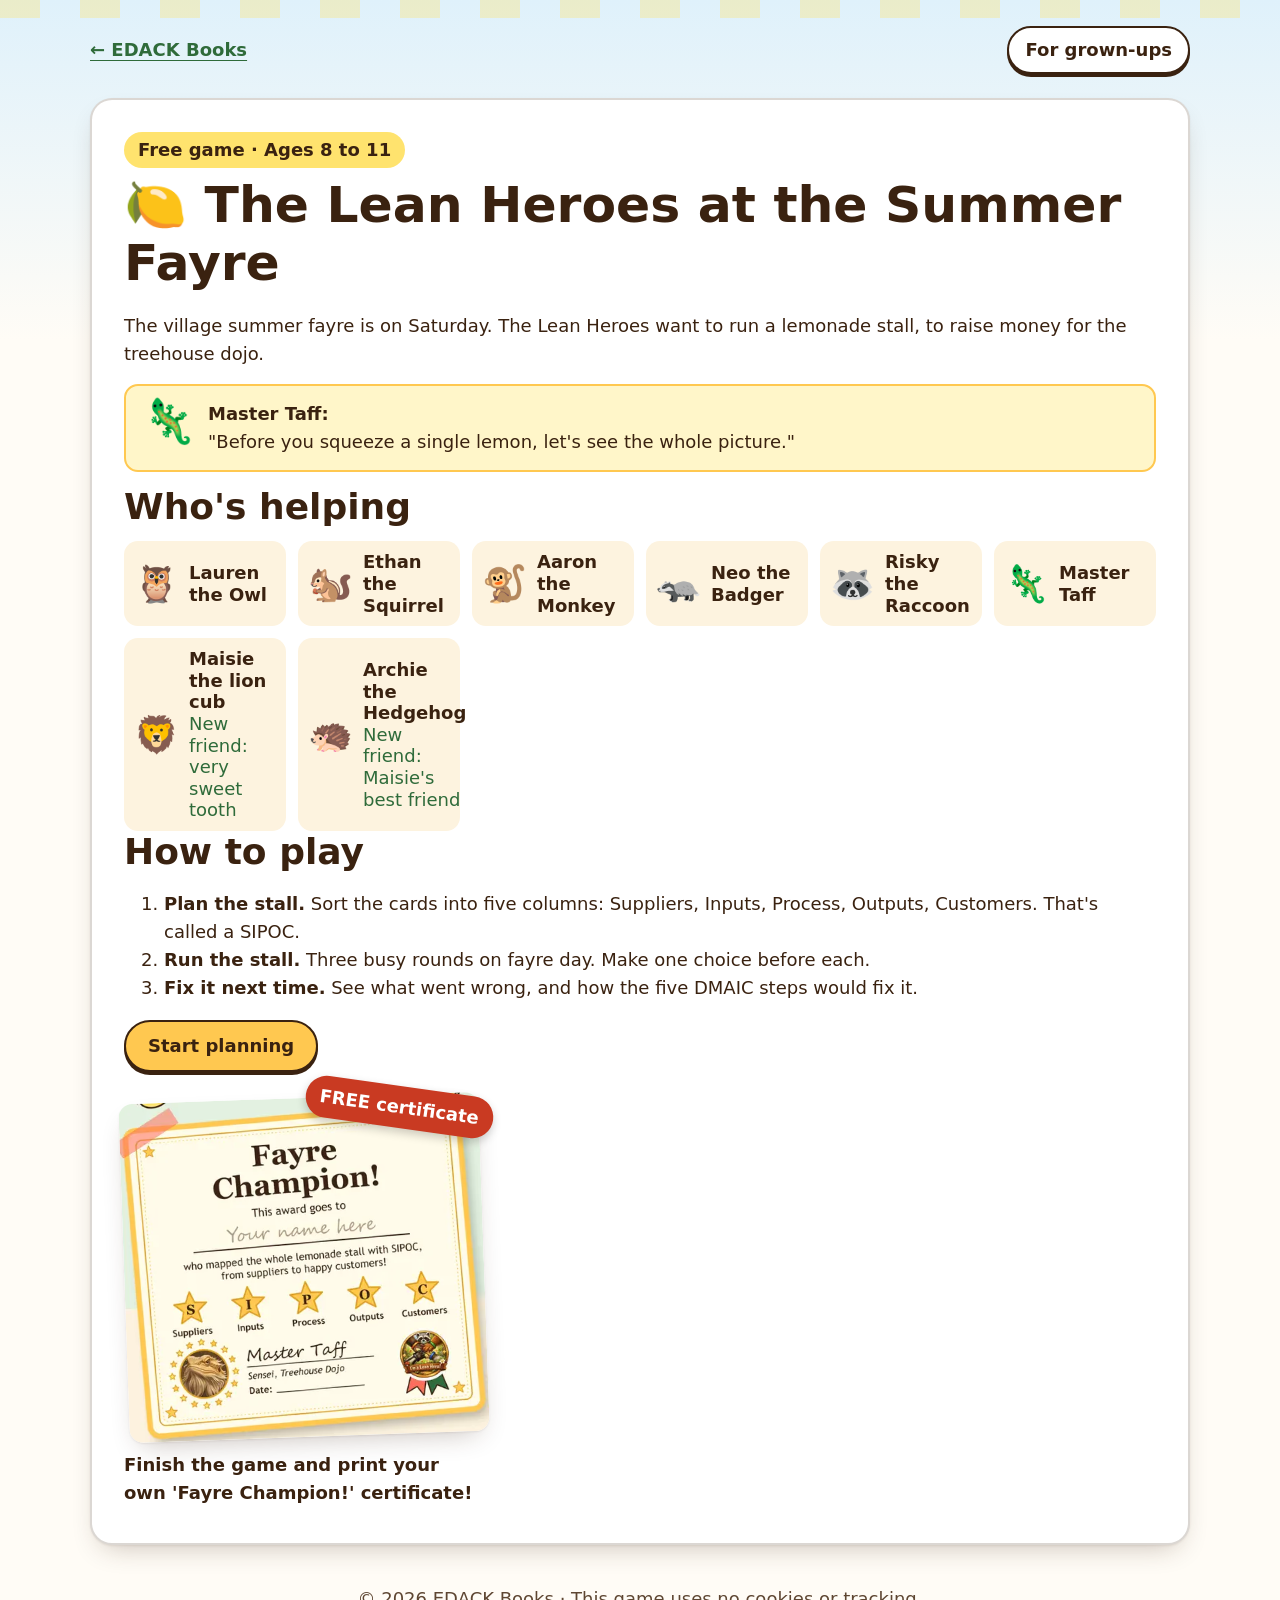
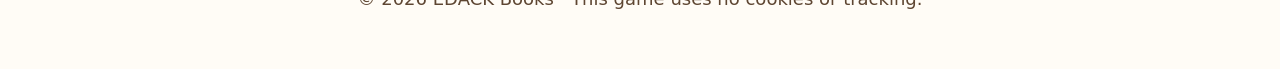
<file: games/lean-heroes-summer-fayre.html>
<!DOCTYPE html>
<html lang="en-GB">
<head>
<meta charset="UTF-8">
<meta name="robots" content="noindex">
<meta name="viewport" content="width=device-width, initial-scale=1">
<title>The Lean Heroes at the Summer Fayre: a free SIPOC game | EDACK Books</title>
<meta name="description" content="A free game for ages 8 to 11. Plan a lemonade stall with the Lean Heroes, run it on fayre day, and learn SIPOC: Suppliers, Inputs, Process, Outputs, Customers.">

<!-- Safety settings: this game loads nothing from anywhere, sends nothing anywhere, and uses no cookies.
     Everything it needs is inside this one file. -->
<meta http-equiv="Content-Security-Policy" content="default-src 'none'; style-src 'unsafe-inline'; script-src 'unsafe-inline'; img-src 'self' data:; connect-src 'none'; base-uri 'none'; form-action 'none'">
<meta name="referrer" content="strict-origin-when-cross-origin">
<link rel="canonical" href="https://www.edackdavid.com/games/lean-heroes-summer-fayre.html">
<!-- The tab icon is a lemon drawn inside this file, so the browser doesn't need to fetch one -->
<link rel="icon" href="data:image/svg+xml,%3Csvg xmlns='http://www.w3.org/2000/svg' viewBox='0 0 100 100'%3E%3Ctext y='.9em' font-size='90'%3E%F0%9F%8D%8B%3C/text%3E%3C/svg%3E">
<meta name="theme-color" content="#FFE36E">

<!-- Sharing: what Pinterest, Facebook, WhatsApp and others show -->
<meta property="og:type" content="website">
<meta property="og:site_name" content="EDACK Books">
<meta property="og:locale" content="en_GB">
<meta property="og:title" content="The Lean Heroes at the Summer Fayre: a free SIPOC game">
<meta property="og:description" content="Plan a lemonade stall, run it on fayre day, and learn SIPOC. Free, for ages 8 to 11. Works on phones.">
<meta property="og:url" content="https://www.edackdavid.com/games/lean-heroes-summer-fayre.html">
<meta property="og:image" content="https://www.edackdavid.com/images/pins/summer-fayre-certificate-pin-v3.png">
<meta property="og:image:type" content="image/png">
<meta property="og:image:width" content="1000">
<meta property="og:image:height" content="1500">
<meta property="og:image:alt" content="A sample Lean Hero Fayre Champion certificate with a blank name line. Free game and printable certificate for ages 8 to 11.">
<meta name="twitter:card" content="summary_large_image">
<meta name="pinterest-rich-pin" content="true">

<script type="application/ld+json">
{
  "@context": "https://schema.org",
  "@type": ["VideoGame", "LearningResource"],
  "name": "The Lean Heroes at the Summer Fayre",
  "url": "https://www.edackdavid.com/games/lean-heroes-summer-fayre.html",
  "image": "https://www.edackdavid.com/images/pin-summer-fayre.jpg",
  "description": "A free browser game for ages 8 to 11. Plan a lemonade stall with the Lean Heroes and learn SIPOC: Suppliers, Inputs, Process, Outputs, Customers.",
  "inLanguage": "en-GB",
  "isAccessibleForFree": true,
  "gamePlatform": "Web browser",
  "playMode": "SinglePlayer",
  "learningResourceType": "Game",
  "teaches": "SIPOC (Suppliers, Inputs, Process, Outputs, Customers)",
  "typicalAgeRange": "8-11",
  "author": { "@type": "Person", "name": "David Edack", "alternateName": "EDACK", "url": "https://www.edackdavid.com/" },
  "isPartOf": { "@type": "WebSite", "name": "EDACK Books", "url": "https://www.edackdavid.com/" }
}
</script>

<!--
  ARTWORK PLACEHOLDERS
  Every character is an emoji for now. Each one sits inside an element with a data-art name:
    lauren-owl, ethan-squirrel, aaron-monkey, neo-badger, risky-raccoon,
    master-taff, maisie-lion, archie-hedgehog
  To use real artwork later: put the picture in /images, then replace the emoji in the
  CAST list (in the script near the bottom) with the picture's file name.
  Pictures from /images are allowed by the safety settings above.
-->

<style>
  /* ---------- Colours and sizes ---------- */
  :root {
    --brown: #3A2210;
    --muted: #5E4632;
    --cream: #FDF3DF;
    --paper: #FFFCF6;
    --lemon: #FFE36E;
    --lemon-soft: #FFF6C9;
    --gold: #FFC850;
    --coral: #FF6E5A;
    --coral-soft: #FFE4DE;
    --green: #2F6B3A;
    --green-soft: #E3F2E1;
    --sky: #DFF1FB;
    --border: rgba(58, 34, 16, 0.18);
    --shadow: 0 1px 2px rgba(58, 34, 16, 0.08), 0 12px 28px -12px rgba(58, 34, 16, 0.3);
    --radius: 22px;
    --radius-sm: 14px;
    color-scheme: light;
  }

  *, *::before, *::after { box-sizing: border-box; }

  /* 18px is the smallest text anywhere in this game */
  html { font-size: 112.5%; -webkit-text-size-adjust: 100%; }

  body {
    margin: 0;
    min-height: 100vh;
    background:
      repeating-linear-gradient(90deg, rgba(255, 227, 110, 0.35) 0 40px, rgba(255, 252, 246, 0) 40px 80px) top / 100% 18px no-repeat,
      linear-gradient(180deg, var(--sky) 0, var(--paper) 340px);
    color: var(--brown);
    font-family: "Trebuchet MS", "Segoe UI", system-ui, -apple-system, sans-serif;
    font-size: 1rem;
    line-height: 1.55;
  }

  h1, h2, h3 { margin: 0 0 0.4em; line-height: 1.15; }
  h1 { font-size: clamp(1.9rem, 6vw, 2.8rem); }
  h2 { font-size: clamp(1.5rem, 4.5vw, 2rem); }
  h3 { font-size: 1.2rem; }
  p { margin: 0 0 0.9em; }
  a { color: var(--green); text-underline-offset: 0.2em; }
  [hidden] { display: none !important; }

  :focus-visible { outline: 4px solid var(--green); outline-offset: 3px; }

  .visually-hidden {
    position: absolute !important; width: 1px; height: 1px; padding: 0; margin: -1px;
    overflow: hidden; clip: rect(0, 0, 0, 0); white-space: nowrap; border: 0;
  }

  .wrap { width: min(100% - 32px, 1100px); margin-inline: auto; }

  /* ---------- Top bar ---------- */
  .topbar {
    display: flex; flex-wrap: wrap; align-items: center; justify-content: space-between; gap: 10px;
    padding: 26px 0 8px;
  }
  .topbar a { font-weight: 700; }

  /* ---------- Buttons ---------- */
  button { font: inherit; color: inherit; }
  .btn {
    display: inline-flex; align-items: center; justify-content: center; gap: 0.4em;
    min-height: 52px; padding: 10px 22px;
    border: 2px solid var(--brown); border-radius: 999px;
    background: var(--gold); color: var(--brown);
    font-weight: 700; font-size: 1rem; text-decoration: none; text-align: center;
    cursor: pointer; box-shadow: 0 3px 0 var(--brown);
    transition: transform 0.1s ease, box-shadow 0.1s ease;
  }
  .btn:active { transform: translateY(3px); box-shadow: 0 0 0 var(--brown); }
  .btn-light { background: #fff; }
  .btn-small { min-height: 48px; padding: 8px 16px; }
  .btn-pin { background: #E60023; color: #fff; }
  .pin-line { margin-top: 22px; }

  /* ---------- The certificate you can earn (start screen) ---------- */
  .cert-promo { position: relative; max-width: 360px; margin: 26px 0 4px; }
  .cert-promo img { display: block; width: 100%; height: auto; border-radius: 14px; box-shadow: var(--shadow); transform: rotate(-2deg); }
  .free-ribbon {
    position: absolute; top: -12px; right: -10px; z-index: 1; padding: 7px 14px; border-radius: 999px;
    background: #C93A22; color: #fff; font-weight: 700; font-size: 1rem; transform: rotate(8deg); box-shadow: 0 4px 10px rgba(0, 0, 0, 0.2);
  }
  .cert-promo figcaption { margin-top: 14px; font-weight: 700; }

  /* ---------- Stars filling up as you go (saves nothing) ---------- */
  .star-progress { margin: 0 0 12px; padding: 8px 14px; border-radius: 999px; background: #fff; box-shadow: var(--shadow); font-weight: 700; text-align: center; }
  .star-progress .sp-star { font-size: 1.2rem; }
  .star-progress .sp-star.off { filter: grayscale(1); opacity: 0.3; }

  /* An empty name line on the certificate: a faint hint on screen, a blank line to write on when printed */
  .lh-cert .lh-name.lh-name-empty { color: #B39A7C; font-weight: 400; }
  @media print { .lh-cert .lh-name.lh-name-empty { color: transparent; } }
  .btn[disabled] { opacity: 0.5; cursor: not-allowed; }
  .button-row { display: flex; flex-wrap: wrap; gap: 12px; margin-top: 14px; }

  /* ---------- Panels ---------- */
  .panel {
    margin: 16px 0; padding: clamp(18px, 4vw, 32px);
    background: #fff; border: 2px solid var(--border); border-radius: var(--radius);
    box-shadow: var(--shadow);
  }
  .stage-label {
    display: inline-block; margin-bottom: 8px; padding: 4px 14px;
    background: var(--lemon); border-radius: 999px; font-weight: 700;
  }
  .screen-title:focus { outline: none; }

  /* ---------- Characters ---------- */
  .cast { display: grid; grid-template-columns: repeat(auto-fill, minmax(140px, 1fr)); gap: 12px; padding: 0; margin: 14px 0 0; list-style: none; }
  .cast li { display: flex; align-items: center; gap: 10px; padding: 10px; background: var(--cream); border-radius: var(--radius-sm); }
  .art { display: inline-grid; place-items: center; font-size: 2rem; line-height: 1; }
  .art img { width: 2.2em; height: 2.2em; object-fit: contain; }
  .cast .who { font-weight: 700; line-height: 1.2; }
  .cast .new { display: block; font-weight: 400; color: var(--green); }

  .speech {
    display: flex; gap: 12px; align-items: flex-start;
    margin: 14px 0; padding: 14px 16px;
    background: var(--lemon-soft); border: 2px solid var(--gold); border-radius: var(--radius-sm);
  }
  .speech .art { font-size: 2.4rem; flex: none; }
  .speech p { margin: 0; }
  .speech p + p { margin-top: 0.5em; }
  .speech strong { display: block; }

  /* ---------- Stage 1: the plan ---------- */
  .tray {
    display: flex; flex-wrap: wrap; gap: 10px;
    min-height: 70px; margin: 10px 0 0; padding: 12px;
    background: var(--cream); border: 2px dashed var(--border); border-radius: var(--radius-sm);
  }
  .tray-empty { margin: 0; color: var(--muted); }

  .card {
    display: inline-flex; align-items: center; gap: 8px;
    min-height: 52px; padding: 8px 14px;
    background: #fff; border: 2px solid var(--brown); border-radius: 12px;
    font-weight: 700; text-align: left; line-height: 1.25;
    cursor: grab; box-shadow: 0 2px 0 var(--brown);
    user-select: none; -webkit-user-select: none; -webkit-touch-callout: none;
  }
  .card .icon { font-size: 1.4rem; flex: none; }
  .card[aria-pressed="true"] { background: var(--lemon); outline: 4px solid var(--green); outline-offset: 2px; }
  .card.bounced { border-color: var(--coral); background: var(--coral-soft); }
  .card.dragging { opacity: 0.35; }

  .ghost {
    position: fixed; z-index: 50; pointer-events: none;
    transform: translate(-50%, -60%) rotate(-3deg);
    box-shadow: var(--shadow);
  }

  .bins { display: grid; grid-template-columns: 1fr; gap: 12px; margin-top: 16px; }
  @media (min-width: 560px) { .bins { grid-template-columns: repeat(2, 1fr); } }
  @media (min-width: 980px) { .bins { grid-template-columns: repeat(3, 1fr); } }

  .bin {
    display: flex; flex-direction: column;
    background: #fff; border: 3px solid var(--border); border-radius: var(--radius-sm);
    overflow: hidden;
  }
  .bin-target {
    display: grid; grid-template-columns: auto 1fr; column-gap: 10px; align-items: center;
    width: 100%; min-height: 64px; padding: 10px 14px;
    background: var(--lemon-soft); border: 0; border-bottom: 2px solid var(--border);
    text-align: left; cursor: pointer;
  }
  .bin-target .letter {
    grid-row: span 2; display: grid; place-items: center;
    width: 44px; height: 44px; border-radius: 50%;
    background: var(--brown); color: #fff; font-weight: 700; font-size: 1.3rem;
  }
  .bin-target .name { font-weight: 700; font-size: 1.1rem; }
  .bin-target .help { color: var(--muted); }
  .bin[data-col="X"] .bin-target { background: var(--sky); }
  .bin[data-col="X"] .letter { background: var(--muted); }
  .bin-cards { display: flex; flex-wrap: wrap; gap: 8px; min-height: 64px; padding: 10px; }
  .picking .bin { border-color: var(--gold); }
  .bin.over, .picking .bin:hover { border-color: var(--green); box-shadow: 0 0 0 3px var(--green-soft); }

  .picked-bar {
    position: sticky; bottom: 0; z-index: 20;
    display: flex; flex-wrap: wrap; align-items: center; justify-content: space-between; gap: 8px 14px;
    margin-top: 14px; padding: 12px 16px;
    background: var(--brown); color: #fff; border-radius: var(--radius-sm) var(--radius-sm) 0 0;
  }
  .picked-bar .btn { background: #fff; }

  .taff-list { margin: 0.4em 0 0; padding-left: 1.2em; }
  .taff-list li + li { margin-top: 0.4em; }
  .speech .taff-list strong { display: inline; }

  /* ---------- Stage 2: fayre day ---------- */
  .tally {
    display: grid; grid-template-columns: repeat(2, 1fr); gap: 10px; margin: 0; padding: 0; list-style: none;
  }
  @media (min-width: 720px) { .tally { grid-template-columns: repeat(5, 1fr); } }
  .tally li { padding: 10px 12px; background: var(--cream); border-radius: var(--radius-sm); }
  .tally .num { display: block; font-size: 1.6rem; font-weight: 700; line-height: 1.1; }
  .tally .bad .num { color: #B3261E; }

  .rounds { display: flex; gap: 8px; margin: 0 0 12px; padding: 0; list-style: none; }
  .rounds li { flex: 1; padding: 8px; text-align: center; background: var(--cream); border-radius: 12px; }
  .rounds li[aria-current="step"] { background: var(--lemon); font-weight: 700; }
  .rounds li.done { background: var(--green-soft); }

  .queue { display: flex; flex-wrap: wrap; gap: 4px; margin: 12px 0; padding: 0; list-style: none; font-size: 1.7rem; }
  .queue li { animation: pop 0.35s ease both; }
  .queue .walked { opacity: 0.45; }
  @keyframes pop { from { opacity: 0; transform: translateY(8px) scale(0.6); } to { opacity: 1; transform: none; } }

  .events { margin: 0; padding: 0; list-style: none; }
  .events li { display: flex; gap: 10px; padding: 10px 0; border-top: 1px solid var(--border); }
  .events li:first-child { border-top: 0; }
  .events .art { font-size: 1.6rem; flex: none; }

  .choices { display: grid; gap: 12px; margin-top: 12px; }
  @media (min-width: 720px) { .choices { grid-template-columns: 1fr 1fr; } }
  .choice {
    display: flex; align-items: center; gap: 12px;
    min-height: 72px; padding: 14px 16px;
    background: #fff; border: 2px solid var(--brown); border-radius: var(--radius-sm);
    box-shadow: 0 3px 0 var(--brown); text-align: left; font-weight: 700; cursor: pointer;
  }
  .choice .art { font-size: 2rem; flex: none; }
  .choice:hover { background: var(--lemon-soft); }

  /* ---------- Stage 3: results ---------- */
  .results-grid { display: grid; gap: 12px; }
  @media (min-width: 720px) { .results-grid { grid-template-columns: repeat(3, 1fr); } }
  .result { padding: 14px; background: var(--cream); border-radius: var(--radius-sm); }
  .result .num { display: block; font-size: 2rem; font-weight: 700; line-height: 1.1; }
  .compare { margin-top: 12px; padding: 12px 14px; background: var(--green-soft); border-radius: var(--radius-sm); }

  .problems { display: grid; gap: 10px; margin-top: 10px; }
  .problem-btn {
    min-height: 56px; padding: 10px 16px; text-align: left; font-weight: 700;
    background: #fff; border: 2px solid var(--brown); border-radius: var(--radius-sm); cursor: pointer;
  }
  .problem-btn[aria-pressed="true"] { background: var(--lemon); }
  .dmaic { margin: 14px 0 0; padding: 0; list-style: none; }
  .dmaic li { display: grid; grid-template-columns: 48px 1fr; gap: 12px; align-items: start; padding: 10px 0; border-top: 1px solid var(--border); }
  .dmaic .step {
    display: grid; place-items: center; width: 44px; height: 44px; border-radius: 50%;
    background: var(--green); color: #fff; font-weight: 700; font-size: 1.2rem;
  }
  .dmaic strong { display: block; }

  .field { display: grid; gap: 6px; max-width: 420px; }
  .field input {
    min-height: 52px; padding: 8px 14px; font: inherit; font-size: 1.1rem;
    border: 2px solid var(--brown); border-radius: 12px; background: #fff; color: var(--brown);
  }
  .note { color: var(--muted); }

  /* ---------- The printable certificate (same look as the Pinterest pin) ---------- */
  .lh-cert {
    position: relative; max-width: 640px; margin: 20px auto; padding: 46px 34px 30px;
    background: #FFFBEA; color: #3A2210; text-align: center;
    border: 10px solid #FFC850; border-radius: 22px;
    box-shadow: 0 12px 30px rgba(58, 34, 16, 0.22);
    font-family: "Trebuchet MS", "Segoe UI", sans-serif;
  }
  .lh-cert::before { content: ""; position: absolute; inset: 8px; border: 2px solid #E0A020; border-radius: 12px; pointer-events: none; }
  .lh-cert::after { content: ""; position: absolute; inset: 16px; border: 2px dotted #FFC850; border-radius: 9px; pointer-events: none; }
  .lh-star { clip-path: polygon(50% 0%, 61% 35%, 98% 35%, 68% 57%, 79% 91%, 50% 70%, 21% 91%, 32% 57%, 2% 35%, 39% 35%); }
  .lh-corner { position: absolute; width: 22px; height: 22px; background: #FFC850; }
  .lh-tl { top: 24px; left: 24px; } .lh-tr { top: 24px; right: 24px; }
  .lh-bl { bottom: 24px; left: 24px; } .lh-br { bottom: 24px; right: 24px; }
  .lh-cert p { margin: 6px 0; font-size: 17px; line-height: 1.45; }
  .lh-cert .lh-kicker { margin: 0; font-size: 14px; font-weight: 700; letter-spacing: 0.3em; color: #2F6B3A; }
  .lh-cert .lh-title { margin: 6px 0 12px; font-family: Georgia, "Times New Roman", serif; font-size: clamp(36px, 8.5vw, 56px); font-weight: 700; line-height: 1; color: #3A2210; }
  .lh-cert .lh-sub { margin: 4px 0 14px; font-family: Georgia, "Times New Roman", serif; font-size: clamp(22px, 5vw, 32px); font-style: italic; font-weight: 700; line-height: 1.15; color: #D9472F; }
  .lh-cert .lh-name {
    width: 80%; margin: 4px auto 10px; padding-bottom: 2px; border-bottom: 3px solid #3A2210;
    font-family: "Segoe Script", "Brush Script MT", "Comic Sans MS", cursive; font-size: clamp(28px, 7vw, 42px); font-weight: 700; line-height: 1.3;
    color: #3A2210; overflow-wrap: anywhere;
  }
  .lh-steps { display: flex; justify-content: center; gap: clamp(4px, 2vw, 16px); margin: 16px 0 8px; padding: 0; list-style: none; }
  .lh-steps li { display: grid; justify-items: center; gap: 4px; width: 20%; max-width: 92px; font-size: 13px; font-weight: 700; }
  .lh-step-star { position: relative; display: grid; place-items: center; width: clamp(46px, 11vw, 64px); aspect-ratio: 1; }
  .lh-step-star::before, .lh-step-star::after { content: ""; position: absolute; clip-path: polygon(50% 0%, 61% 35%, 98% 35%, 68% 57%, 79% 91%, 50% 70%, 21% 91%, 32% 57%, 2% 35%, 39% 35%); }
  .lh-step-star::before { inset: 0; background: #E0A020; }
  .lh-step-star::after { inset: 4px; background: #FFC850; }
  .lh-step-star b { position: relative; z-index: 1; padding-top: 0.15em; font-family: Georgia, "Times New Roman", serif; font-size: clamp(19px, 5vw, 26px); }
  .lh-bottom { display: flex; align-items: center; justify-content: space-between; gap: 10px; margin-top: 14px; text-align: left; }
  .lh-taff { position: relative; flex: none; width: 132px; height: 132px; }
  .lh-taff img { position: absolute; top: 23px; left: 23px; width: 86px; height: 86px; border: 3px solid #E0A020; border-radius: 50%; object-fit: cover; }
  .lh-ring span {
    position: absolute; top: 50%; left: 50%; width: 13px; height: 13px; margin: -6.5px 0 0 -6.5px; background: #FFC850;
    clip-path: polygon(50% 0%, 61% 35%, 98% 35%, 68% 57%, 79% 91%, 50% 70%, 21% 91%, 32% 57%, 2% 35%, 39% 35%);
    transform: rotate(calc(var(--i) * 22.5deg)) translateY(-59px);
  }
  .lh-ring span:nth-child(even) { background: #E0A020; }
  .lh-sign { flex: 1; min-width: 0; }
  .lh-cert .lh-signature { margin: 0; border-bottom: 2px solid #3A2210; font-family: "Segoe Script", "Brush Script MT", "Comic Sans MS", cursive; font-size: 26px; line-height: 1.4; }
  .lh-cert .lh-role { margin: 4px 0 0; font-size: 14px; }
  .lh-cert .lh-sensei { font-style: italic; }
  .lh-cert .lh-date { font-weight: 700; }
  .lh-cert .lh-collect { margin: 14px 0 0; font-size: 14px; font-weight: 700; color: #2F6B3A; }
  .lh-seal { position: relative; flex: none; width: 96px; height: 124px; }
  .lh-seal img { position: relative; z-index: 1; width: 96px; height: 96px; border-radius: 50%; }
  .lh-seal::before, .lh-seal::after { content: ""; position: absolute; top: 70px; width: 26px; height: 54px; clip-path: polygon(0 0, 100% 0, 100% 100%, 50% 80%, 0 100%); }
  .lh-seal::before { left: 22px; background: #FF6E5A; transform: rotate(14deg); }
  .lh-seal::after { right: 22px; background: #2F6B3A; transform: rotate(-14deg); }
  .lh-cert .lh-site { margin-top: 12px; font-size: 12px; color: #6B5442; }
  @media (max-width: 480px) {
    .lh-cert { padding: 40px 16px 26px; }
    .lh-bottom { flex-wrap: wrap; justify-content: center; text-align: center; }
    .lh-sign { flex-basis: 100%; order: 3; }
  }
  /* When the certificate itself is narrow (phones, or inside a panel), shrink the small text so nothing runs over */
  .lh-cert { container-type: inline-size; }
  @container (max-width: 440px) {
    .lh-cert .lh-kicker { padding-inline: 30px; font-size: 11px; letter-spacing: 0.18em; }
    .lh-steps { gap: 2px; }
    .lh-steps li { font-size: 10px; }
    .lh-step-star { width: 42px; }
    .lh-step-star b { font-size: 18px; }
    .lh-cert .lh-site { padding-inline: 30px; margin-bottom: 12px; }
    .lh-cert .lh-collect { padding-inline: 26px; font-size: 12px; }
  }
  .lh-cert .lh-banner { display: block; width: 100%; height: auto; aspect-ratio: 900 / 273; object-fit: cover; margin: 0 0 12px; border-radius: 12px; }
  .lh-cert, .lh-cert * { -webkit-print-color-adjust: exact; print-color-adjust: exact; }
  .print-tip { font-size: 15px; color: #6B5442; }
  @media print { .print-tip { display: none !important; } }

  /* ---------- Printing: always exactly one page (A4 or US Letter), inside a 10 mm margin ----------
     The certificate is a fixed block in millimetres, smaller than the printable area of both papers:
     US Letter printable area 196 x 259 mm -> block 250 mm tall; A4 printable area 190 x 277 mm -> block 268 mm tall.
     Anything that doesn't fit is clipped inside the border, never pushed onto a second page. */
  @media print {
    @page { size: auto; margin: 10mm; }
    html, body { margin: 0 !important; padding: 0 !important; min-height: 0 !important; height: auto !important; background: #fff !important; }
    .certificate.lh-cert {
      --u: 0.268mm;
      box-sizing: border-box; width: 100%; max-width: none; height: 250mm; margin: 0 auto;
      display: flex; flex-direction: column; justify-content: space-between;
      padding: calc(40 * var(--u)) calc(40 * var(--u)) calc(34 * var(--u));
      border-width: calc(12 * var(--u)); border-radius: calc(24 * var(--u));
      box-shadow: none; overflow: hidden; break-inside: avoid; page-break-inside: avoid; break-after: avoid; page-break-after: avoid;
    }
    .lh-cert::before { inset: calc(9 * var(--u)); border-width: calc(2 * var(--u)); }
    .lh-cert::after { inset: calc(18 * var(--u)); border-width: calc(2 * var(--u)); }
    .lh-corner { width: calc(26 * var(--u)); height: calc(26 * var(--u)); }
    .lh-tl { top: calc(26 * var(--u)); left: calc(26 * var(--u)); } .lh-tr { top: calc(26 * var(--u)); right: calc(26 * var(--u)); }
    .lh-bl { bottom: calc(26 * var(--u)); left: calc(26 * var(--u)); } .lh-br { bottom: calc(26 * var(--u)); right: calc(26 * var(--u)); }
    .lh-cert .lh-banner { height: calc(104 * var(--u)); margin: 0; border-radius: calc(12 * var(--u)); }
    .lh-cert p { margin: 0; font-size: calc(26 * var(--u)); line-height: 1.3; }
    .lh-cert .lh-title { margin: 0; font-size: calc(62 * var(--u)); line-height: 1.05; }
    .lh-cert .lh-name { margin: 0 auto; border-bottom-width: calc(3 * var(--u)); font-size: calc(66 * var(--u)); line-height: 1.25; }
    .lh-steps { margin: 0; gap: calc(22 * var(--u)); }
    .lh-steps li { max-width: none; gap: calc(4 * var(--u)); font-size: calc(20 * var(--u)); }
    .lh-step-star { width: calc(92 * var(--u)); }
    .lh-step-star::after { inset: calc(5 * var(--u)); }
    .lh-step-star b { font-size: calc(40 * var(--u)); }
    .lh-bottom { margin: 0; gap: calc(14 * var(--u)); }
    .lh-taff { width: calc(160 * var(--u)); height: calc(160 * var(--u)); }
    .lh-taff img { top: calc(26 * var(--u)); left: calc(26 * var(--u)); width: calc(108 * var(--u)); height: calc(108 * var(--u)); border-width: calc(4 * var(--u)); }
    .lh-ring span {
      width: calc(16 * var(--u)); height: calc(16 * var(--u)); margin: calc(-8 * var(--u)) 0 0 calc(-8 * var(--u));
      transform: rotate(calc(var(--i) * 22.5deg)) translateY(calc(-72 * var(--u)));
    }
    .lh-cert .lh-signature { border-bottom-width: calc(2 * var(--u)); font-size: calc(40 * var(--u)); white-space: nowrap; }
    .lh-cert .lh-role { margin-top: calc(6 * var(--u)); font-size: calc(21 * var(--u)); white-space: nowrap; }
    .lh-seal { width: calc(124 * var(--u)); height: calc(158 * var(--u)); }
    .lh-seal img { width: calc(124 * var(--u)); height: calc(124 * var(--u)); }
    .lh-seal::before, .lh-seal::after { top: calc(92 * var(--u)); width: calc(32 * var(--u)); height: calc(64 * var(--u)); }
    .lh-seal::before { left: calc(28 * var(--u)); } .lh-seal::after { right: calc(28 * var(--u)); }
    .lh-cert .lh-collect { font-size: calc(21 * var(--u)); }
    .lh-cert .lh-site { font-size: calc(17 * var(--u)); }
  }
  /* A4 (a taller page): a bigger block. Only when the page is clearly A4-shaped; anything else keeps the Letter size above. */
  @media print and (max-aspect-ratio: 725/1000) {
    .certificate.lh-cert { --u: 0.29mm; height: 268mm; }
  }

  /* ---------- For grown-ups ---------- */
  dialog {
    width: min(100% - 24px, 680px); max-height: calc(100vh - 24px); padding: 0;
    border: 0; border-radius: var(--radius); color: var(--brown); background: #fff;
    box-shadow: 0 30px 80px rgba(0, 0, 0, 0.35);
  }
  dialog::backdrop { background: rgba(58, 34, 16, 0.55); }
  .dialog-inner { padding: clamp(20px, 4vw, 32px); }
  .dialog-head { display: flex; justify-content: space-between; align-items: center; gap: 12px; }
  .feynman { padding: 14px 16px; background: var(--green-soft); border-radius: var(--radius-sm); }

  footer.end { padding: 24px 0 40px; text-align: center; color: var(--muted); }

  @media (prefers-reduced-motion: reduce) {
    *, *::before, *::after { animation: none !important; transition: none !important; }
  }

  /* ---------- Printing: only the certificate ---------- */
  @media print {
    body { background: #fff; }
    body > *:not(#certificate-print) { display: none !important; }
    #certificate-print { display: block !important; }
    .certificate { box-shadow: none; margin: 0 auto; break-inside: avoid; }
  }
</style>
</head>
<body>

<div class="wrap">
  <header class="topbar">
    <a href="../index.html#game">← EDACK Books</a>
    <button class="btn btn-light btn-small" type="button" id="grownups-open">For grown-ups</button>
  </header>

  <p class="star-progress" id="star-progress" aria-live="polite" hidden></p>

  <main id="main">

    <!-- ===== Start screen ===== -->
    <section class="screen" id="screen-intro" aria-labelledby="intro-title">
      <div class="panel">
        <span class="stage-label">Free game · Ages 8 to 11</span>
        <h1 class="screen-title" id="intro-title" tabindex="-1"><span aria-hidden="true">🍋</span> The Lean Heroes at the Summer Fayre</h1>
        <p>The village summer fayre is on Saturday. The Lean Heroes want to run a lemonade stall, to raise money for the treehouse dojo.</p>
        <div class="speech">
          <span class="art" data-art="master-taff" aria-hidden="true"></span>
          <p><strong>Master Taff:</strong> "Before you squeeze a single lemon, let's see the whole picture."</p>
        </div>
        <h2>Who's helping</h2>
        <ul class="cast" id="cast"></ul>
        <h2>How to play</h2>
        <ol>
          <li><strong>Plan the stall.</strong> Sort the cards into five columns: Suppliers, Inputs, Process, Outputs, Customers. That's called a SIPOC.</li>
          <li><strong>Run the stall.</strong> Three busy rounds on fayre day. Make one choice before each.</li>
          <li><strong>Fix it next time.</strong> See what went wrong, and how the five DMAIC steps would fix it.</li>
        </ol>
        <div class="button-row">
          <button class="btn" type="button" id="start-btn">Start planning</button>
        </div>
        <!-- The certificate you earn. The picture is built into this file, so nothing is loaded. -->
        <figure class="cert-promo">
          <span class="free-ribbon">FREE certificate</span>
          <img src="[data-uri]" width="480" height="452" alt="A sample Fayre Champion! certificate with a blank name line, signed by Master Taff">
          <figcaption>Finish the game and print your own 'Fayre Champion!' certificate!</figcaption>
        </figure>
      </div>
    </section>

    <!-- ===== Stage 1: plan the stall ===== -->
    <section class="screen" id="screen-plan" aria-labelledby="plan-title" hidden>
      <div class="panel">
        <span class="stage-label">Stage 1 of 3</span>
        <h2 class="screen-title" id="plan-title" tabindex="-1">Plan the stall</h2>
        <p>Lauren has spread the cards on the table. Put each one in the right column.</p>
        <p><strong>Tap a card, then tap a column.</strong> Or drag it there. Tap a card in a column to move it again.</p>
        <p class="note">Some cards are tricky. If a card matters but isn't S, I, P, O or C, put it in "Doesn't fit".</p>

        <h3 id="tray-title">Cards to sort</h3>
        <div class="tray" id="tray" role="group" aria-labelledby="tray-title"></div>

        <div class="bins" id="bins"></div>

        <div class="picked-bar" id="picked-bar" hidden>
          <span id="picked-text" aria-live="polite"></span>
          <button class="btn btn-small" type="button" id="unpick-btn">Cancel</button>
        </div>

        <div class="button-row">
          <button class="btn" type="button" id="check-btn">Ask Master Taff to check</button>
        </div>

        <div id="taff-check" class="speech" hidden tabindex="-1">
          <span class="art" data-art="master-taff" aria-hidden="true"></span>
          <div id="taff-check-body"></div>
        </div>
      </div>
    </section>

    <!-- ===== Stage 2: fayre day ===== -->
    <section class="screen" id="screen-fayre" aria-labelledby="fayre-title" hidden>
      <div class="panel">
        <span class="stage-label">Stage 2 of 3</span>
        <h2 class="screen-title" id="fayre-title" tabindex="-1">Fayre day</h2>
        <ol class="rounds" id="rounds" aria-label="Rounds"></ol>

        <h3>Ethan's tally <span aria-hidden="true">🐿️</span></h3>
        <ul class="tally" id="tally"></ul>
      </div>

      <div class="panel" id="round-panel" aria-live="polite"></div>
    </section>

    <!-- ===== Stage 3: results ===== -->
    <section class="screen" id="screen-results" aria-labelledby="results-title" hidden>
      <div class="panel">
        <span class="stage-label">Stage 3 of 3</span>
        <h2 class="screen-title" id="results-title" tabindex="-1">How did the stall do?</h2>
        <div class="results-grid" id="results-grid"></div>
        <div class="compare" id="compare" hidden></div>
        <div class="speech">
          <span class="art" data-art="master-taff" aria-hidden="true"></span>
          <p id="verdict"></p>
        </div>
      </div>

      <div class="panel">
        <h2>Your certificate</h2>
        <div id="cert-area"></div>
        <div class="field">
          <label for="cert-name">Type your first name for the certificate</label>
          <input id="cert-name" type="text" maxlength="24" autocomplete="off" autocapitalize="words" spellcheck="false" enterkeyhint="done">
        </div>
        <p class="note">Your name stays on this screen. It is never sent or saved anywhere.</p>
        <div class="button-row">
          <button class="btn" type="button" id="print-btn">Print or save as PDF</button>
        </div>
        <p class="print-tip">Tip: in the print window, choose 'Fit to page' if your printer adds extra margins.</p>
        <div class="button-row">
          <a class="btn btn-light" href="lean-heroes-dinner-disaster.html">Next: earn your Dinner Disaster certificate 🍽️</a>
        </div>
        <!-- A plain link, not Pinterest's script: nothing is sent unless someone taps it. The child's name is never in it. -->
        <p class="pin-line">Proud of your Lean Hero? Print the certificate for the fridge, or save the free version to Pinterest to share the game.</p>
        <div class="button-row">
          <a class="btn btn-pin" href="https://www.pinterest.com/pin/create/button/?url=https%3A%2F%2Fwww.edackdavid.com%2Fgames%2Flean-heroes-summer-fayre.html&amp;media=https%3A%2F%2Fwww.edackdavid.com%2Fimages%2Fpins%2Fsummer-fayre-certificate-pin-v3.png&amp;description=Free%20Lean%20Heroes%20game%20for%20ages%208%20to%2011%3A%20plan%20a%20lemonade%20stall%20with%20SIPOC%2C%20then%20print%20a%20Lean%20Hero%20Fayre%20Champion%20certificate." target="_blank" rel="noopener">📌 Save to Pinterest</a>
        </div>
      </div>


      <div class="panel">
        <h2>What would you fix next time?</h2>
        <p>Pick one problem. See how the five DMAIC steps from the Lean Heroes book would fix it.</p>
        <div class="problems" id="problems" role="group" aria-label="Problems from fayre day"></div>
        <div id="fix" aria-live="polite"></div>
        <div class="button-row">
          <button class="btn" type="button" id="replay-btn">Play again with a better plan</button>
        </div>
      </div>

      <div class="panel">
        <h2>Want more Lean Heroes?</h2>
        <p>The whole story of the Dinner Disaster is in the book, with puzzles, colouring pages and a Lean Hero certificate.</p>
        <p><a href="../index.html#books">Find out about the Lean Heroes book</a></p>
        <p><span aria-hidden="true">🦁</span> Book 2, starring Maisie, is on its way.</p>
      </div>
    </section>

  </main>

  <footer class="end">
    <p>© 2026 EDACK Books · This game uses no cookies or tracking.</p>
  </footer>
</div>

<!-- The certificate for printing. Filled in on this device only, and emptied when you play again. -->
<div id="certificate-print" hidden></div>

<!-- ===== For grown-ups ===== -->
<dialog id="grownups" aria-labelledby="grownups-title">
  <div class="dialog-inner">
    <div class="dialog-head">
      <h2 id="grownups-title">For grown-ups</h2>
      <button class="btn btn-light btn-small" type="button" id="grownups-close">Close</button>
    </div>

    <h3>SIPOC in one minute</h3>
    <p>SIPOC is a one-page picture of a process, in five columns:</p>
    <ul>
      <li><strong>Suppliers:</strong> who gives us what we need.</li>
      <li><strong>Inputs:</strong> what we need.</li>
      <li><strong>Process:</strong> the main steps we do.</li>
      <li><strong>Outputs:</strong> what comes out.</li>
      <li><strong>Customers:</strong> who gets it.</li>
    </ul>
    <p>You fill it in before you change anything. Then everyone agrees what the process is, where it starts and where it ends.</p>

    <h3>Why real businesses use it</h3>
    <p>A SIPOC shows the edges of the problem. It also catches the forgotten input or the forgotten customer before they cause trouble. It works the same for a factory line, a hospital ward or a school lunch queue.</p>

    <div class="feynman">
      <h3>The Feynman check</h3>
      <p>Can you explain the five letters to your child using your own kitchen? Then you've got it.</p>
      <p>Try breakfast: who supplies the bread, what goes in, the steps, what comes out, and who eats it.</p>
    </div>

    <h3>Elements of Lean</h3>
    <p>Learn Lean by teaching it to your child. <a href="../elements-of-lean/bonus-sipoc/">Read the bonus lesson: SIPOC</a></p>
    <p><a class="btn btn-pin" href="https://www.pinterest.com/pin/create/button/?url=https%3A%2F%2Fwww.edackdavid.com%2Fgames%2Flean-heroes-summer-fayre.html&amp;media=https%3A%2F%2Fwww.edackdavid.com%2Fimages%2Fpins%2Fsummer-fayre-certificate-pin-v3.png&amp;description=Free%20Lean%20Heroes%20game%20for%20ages%208%20to%2011%3A%20plan%20a%20lemonade%20stall%20with%20SIPOC%2C%20then%20print%20a%20Lean%20Hero%20Fayre%20Champion%20certificate." target="_blank" rel="noopener">📌 Save to Pinterest</a></p>
  </div>
</dialog>

<script>
(function () {
  'use strict';

  // ---------- The characters (swap the emoji for artwork later) ----------
  const CAST = {
    'lauren-owl':      { name: 'Lauren the Owl', art: '🦉' },
    'ethan-squirrel':  { name: 'Ethan the Squirrel', art: '🐿️' },
    'aaron-monkey':    { name: 'Aaron the Monkey', art: '🐒' },
    'neo-badger':      { name: 'Neo the Badger', art: '🦡' },
    'risky-raccoon':   { name: 'Risky the Raccoon', art: '🦝' },
    'master-taff':     { name: 'Master Taff', art: '🦎' },
    'maisie-lion':     { name: 'Maisie the lion cub', art: '🦁', isNew: 'New friend: very sweet tooth' },
    'archie-hedgehog': { name: 'Archie the Hedgehog', art: '🦔', isNew: "New friend: Maisie's best friend" }
  };

  // ---------- Stage 1: the five columns and the cards ----------
  const COLUMNS = [
    { id: 'S', name: 'Suppliers', help: 'Who gives us what we need' },
    { id: 'I', name: 'Inputs', help: 'What we need to make and sell lemonade' },
    { id: 'P', name: 'Process', help: 'The steps we do' },
    { id: 'O', name: 'Outputs', help: 'What the stall makes' },
    { id: 'C', name: 'Customers', help: 'Who gets what we make' },
    { id: 'X', name: "Doesn't fit", letter: '?', help: "It matters, but it isn't S, I, P, O or C" }
  ];

  const CARDS = [
    { id: 'shop', icon: '🏪', text: 'The corner shop', col: 'S', why: 'The corner shop sells us the sugar and the cups, so it is a Supplier.' },
    { id: 'grandma', icon: '🌳', text: "Grandma's lemon tree", col: 'S', why: "Grandma's tree gives us the lemons, so it is a Supplier." },
    { id: 'committee', icon: '🎪', text: 'The fayre committee (lends the table)', col: 'S', why: 'The committee lends us the table, so they are a Supplier.' },
    { id: 'lemons', icon: '🍋', text: 'Lemons', col: 'I', why: 'Lemons are something we need to make lemonade, so they are an Input.' },
    { id: 'sugar', icon: '🥄', text: 'Sugar', col: 'I', why: 'Sugar is something we need to make lemonade, so it is an Input.' },
    { id: 'ice', icon: '🧊', text: 'Ice', col: 'I', why: 'Ice is something we need to keep the lemonade cold, so it is an Input.' },
    { id: 'cups', icon: '🥤', text: 'Paper cups', col: 'I', why: 'Cups are something we need to sell lemonade, so they are an Input.' },
    { id: 'tin', icon: '💷', text: 'A cash tin with change', col: 'I', why: 'The cash tin is something we need to sell lemonade, so it is an Input.' },
    { id: 'squeeze', icon: '🥣', text: 'Squeeze and mix', col: 'P', why: 'Squeezing and mixing is a step we do, so it is part of the Process.' },
    { id: 'pour', icon: '🫖', text: 'Pour and sell', col: 'P', why: 'Pouring and selling is a step we do, so it is part of the Process.' },
    { id: 'tidy', icon: '🧹', text: 'Tidy up', col: 'P', why: 'Tidying up is a step we do, so it is part of the Process.' },
    { id: 'drinks', icon: '🍹', text: 'Cups of lemonade', col: 'O', why: 'Cups of lemonade are what the stall makes, so they are an Output.' },
    { id: 'money', icon: '💰', text: 'Money for the dojo', col: 'O', why: 'The money raised is something the stall makes, so it is an Output.' },
    { id: 'vicar', icon: '⛪', text: 'The vicar', col: 'C', why: 'The vicar buys our lemonade, so he is a Customer.' },
    { id: 'footballers', icon: '⚽', text: 'Thirsty footballers', col: 'C', why: 'The footballers buy our lemonade, so they are Customers.' },
    { id: 'jones', icon: '🎂', text: 'Mrs Jones from the cake stall', col: 'C', why: 'Mrs Jones buys our lemonade, so she is a Customer.' },
    { id: 'weather', icon: '☀️', text: 'The sunny weather', col: 'X', why: "The sun matters, but nobody gives it to us and we don't make it. It changes how many customers come, so we plan for it." },
    { id: 'tasting', icon: '🦁', text: 'Maisie tasting the lemonade', col: 'X', why: "Maisie tasting the lemonade isn't a Process step. It uses up lemonade and nobody pays. That's waste!" }
  ];
  const cardById = Object.fromEntries(CARDS.map((c) => [c.id, c]));
  const columnById = Object.fromEntries(COLUMNS.map((c) => [c.id, c]));

  // ---------- Stage 2: the rounds ----------
  const PRICE = 0.5; // 50p a cup
  const START_STOCK = 28; // cups made before the fayre
  const JUG = 10; // cups in one extra jug
  const ROUNDS = [
    { id: 'morning', name: 'Morning', icon: '🌤️', demand: 8,
      scene: 'The gates open. The vicar and the dog walkers wander over.' },
    { id: 'lunch', name: 'Lunchtime', icon: '☀️', demand: 16, sunny: true,
      scene: 'The sun is blazing. The footballers have just finished their match, and they are thirsty.' },
    { id: 'afternoon', name: 'Afternoon', icon: '⛅', demand: 8,
      scene: 'Things calm down. Mrs Jones pops over from the cake stall.' }
  ];
  const FACES = ['👩', '👨', '👧', '👦', '👵', '👴', '🧑', '👱'];

  // ---------- Game state (kept in memory only, never saved) ----------
  let placed = {};
  let selected = null;
  let planMistakes = 0;
  let day = null;
  let lastRun = null;

  const $ = (id) => document.getElementById(id);

  function el(tag, attrs, children) {
    const node = document.createElement(tag);
    for (const [key, value] of Object.entries(attrs || {})) {
      if (key === 'text') node.textContent = value;
      else if (key === 'className') node.className = value;
      else node.setAttribute(key, value);
    }
    for (const child of [].concat(children || [])) {
      node.append(child);
    }
    return node;
  }

  function art(key, extraClass) {
    const span = el('span', { className: 'art' + (extraClass ? ' ' + extraClass : ''), 'data-art': key, 'aria-hidden': 'true' });
    fillArt(span);
    return span;
  }

  // An emoji, or a picture if the CAST entry is a file name
  function fillArt(span) {
    const who = CAST[span.dataset.art];
    if (!who) return;
    if (/\.(png|webp|jpe?g|svg)$/i.test(who.art)) {
      span.replaceChildren(el('img', { src: '../images/' + who.art, alt: '' }));
    } else {
      span.textContent = who.art;
    }
  }

  const money = (pounds) => '£' + pounds.toFixed(2);
  const plural = (n, one, many) => n + ' ' + (n === 1 ? one : many);

  // Stars filling up towards the certificate: plan, three rounds, then the results. Kept on this screen only.
  let stars = 0;
  function setStars(count) {
    stars = count;
    const bar = $('star-progress');
    bar.replaceChildren('Certificate: ');
    for (let i = 0; i < 5; i += 1) {
      bar.append(el('span', { className: 'sp-star' + (i < stars ? '' : ' off'), 'aria-hidden': 'true', text: '⭐' }));
    }
    bar.append(' ' + stars + ' of 5 steps');
  }

  function show(screenId) {
    $('star-progress').hidden = screenId === 'screen-intro';
    document.querySelectorAll('.screen').forEach((s) => { s.hidden = s.id !== screenId; });
    window.scrollTo(0, 0);
    const title = $(screenId).querySelector('.screen-title');
    if (title) title.focus({ preventScroll: true });
  }

  // ---------- Start screen ----------
  function buildCast() {
    const list = $('cast');
    for (const [key, who] of Object.entries(CAST)) {
      const label = el('span', { className: 'who', text: who.name });
      if (who.isNew) label.append(el('span', { className: 'new', text: who.isNew }));
      list.append(el('li', {}, [art(key), label]));
    }
    document.querySelectorAll('[data-art]').forEach(fillArt);
  }

  // ---------- Stage 1: sorting the cards ----------
  function cardButton(card) {
    const where = placed[card.id] ? ' (in ' + columnById[placed[card.id]].name + ')' : '';
    const button = el('button', {
      type: 'button', className: 'card', 'data-id': card.id,
      'aria-pressed': String(selected === card.id),
      'aria-label': card.text + where
    }, [el('span', { className: 'icon', 'aria-hidden': 'true', text: card.icon }), el('span', { text: card.text })]);
    if (bounced.has(card.id)) button.classList.add('bounced');
    return button;
  }

  let bounced = new Set();

  function renderPlan() {
    const tray = $('tray');
    const left = CARDS.filter((c) => !placed[c.id]);
    tray.replaceChildren(...(left.length ? left.map(cardButton) : [el('p', { className: 'tray-empty', text: 'All the cards are sorted.' })]));

    const bins = $('bins');
    bins.replaceChildren(...COLUMNS.map((col) => {
      const inside = CARDS.filter((c) => placed[c.id] === col.id);
      const target = el('button', {
        type: 'button', className: 'bin-target', 'data-col': col.id,
        'aria-label': selected ? 'Put ' + cardById[selected].text + ' in ' + col.name : col.name + ': ' + col.help + '. ' + plural(inside.length, 'card', 'cards') + '.'
      }, [
        el('span', { className: 'letter', 'aria-hidden': 'true', text: col.letter || col.id }),
        el('span', { className: 'name', text: col.name }),
        el('span', { className: 'help', text: col.help })
      ]);
      return el('div', { className: 'bin', 'data-col': col.id }, [target, el('div', { className: 'bin-cards' }, inside.map(cardButton))]);
    }));

    $('main').classList.toggle('picking', Boolean(selected));
    $('picked-bar').hidden = !selected;
    $('picked-text').textContent = selected ? 'Picked: ' + cardById[selected].text + '. Now tap a column.' : '';
  }

  // Picking a card moves the focus to the first column, so keyboard players
  // don't have to tab past all the other cards
  function pick(id) {
    selected = selected === id ? null : id;
    renderPlan();
    const firstColumn = document.querySelector('.bin-target');
    if (selected && firstColumn) firstColumn.focus({ preventScroll: true });
    else focusCard(id);
  }

  function focusCard(id) {
    const button = document.querySelector('.card[data-id="' + id + '"]');
    if (button) button.focus({ preventScroll: true });
  }

  function place(id, colId) {
    placed[id] = colId;
    bounced.delete(id);
    selected = null;
    renderPlan();
    // Then on to the next card in the pile (or the check button when the pile is empty)
    const nextCard = document.querySelector('#tray .card');
    (nextCard || $('check-btn')).focus({ preventScroll: true });
    $('picked-text').textContent = cardById[id].text + ' is now in ' + columnById[colId].name + '.';
  }

  $('screen-plan').addEventListener('click', (event) => {
    if (suppressClick) return;
    const card = event.target.closest('.card');
    if (card) { pick(card.dataset.id); return; }
    const target = event.target.closest('.bin-target');
    if (target && selected) place(selected, target.dataset.col);
  });

  $('unpick-btn').addEventListener('click', () => {
    const id = selected;
    selected = null;
    renderPlan();
    if (id) focusCard(id);
  });

  document.addEventListener('keydown', (event) => {
    if (event.key === 'Escape' && selected && !$('screen-plan').hidden) {
      const id = selected;
      selected = null;
      renderPlan();
      focusCard(id);
    }
  });

  // Dragging: a mouse drags straight away; a finger holds the card for a moment first,
  // so you can still scroll the page by swiping over the cards.
  let drag = null;
  let suppressClick = false;

  function binUnder(x, y) {
    const hit = document.elementFromPoint(x, y);
    return hit ? hit.closest('.bin') : null;
  }

  function beginDrag() {
    if (!drag) return;
    drag.active = true;
    drag.el.classList.add('dragging');
    drag.ghost = drag.el.cloneNode(true);
    drag.ghost.classList.add('ghost');
    drag.ghost.removeAttribute('id');
    drag.ghost.setAttribute('aria-hidden', 'true');
    document.body.append(drag.ghost);
    moveDrag(drag.x, drag.y);
    if (navigator.vibrate && drag.type !== 'mouse') navigator.vibrate(15);
    requestAnimationFrame(edgeScroll);
  }

  // Holding a card near the top or bottom of the screen scrolls the page,
  // so on a phone you can drag a card down to the columns
  function edgeScroll() {
    if (!drag || !drag.active) return;
    const edge = 70;
    if (drag.lastY > window.innerHeight - edge) window.scrollBy(0, 12);
    else if (drag.lastY < edge) window.scrollBy(0, -12);
    requestAnimationFrame(edgeScroll);
  }

  function moveDrag(x, y) {
    drag.lastY = y;
    drag.ghost.style.left = x + 'px';
    drag.ghost.style.top = y + 'px';
    const bin = binUnder(x, y);
    document.querySelectorAll('.bin.over').forEach((b) => { if (b !== bin) b.classList.remove('over'); });
    if (bin) bin.classList.add('over');
  }

  function endDrag(x, y) {
    if (!drag) return;
    clearTimeout(drag.timer);
    if (drag.active) {
      const bin = binUnder(x, y);
      drag.ghost.remove();
      drag.el.classList.remove('dragging');
      document.querySelectorAll('.bin.over').forEach((b) => b.classList.remove('over'));
      suppressClick = true;
      setTimeout(() => { suppressClick = false; }, 50);
      if (bin) place(drag.id, bin.dataset.col);
    }
    drag = null;
  }

  $('screen-plan').addEventListener('pointerdown', (event) => {
    const card = event.target.closest('.card');
    if (!card || event.button > 0) return;
    drag = { id: card.dataset.id, el: card, x: event.clientX, y: event.clientY, type: event.pointerType, active: false, timer: null };
    if (event.pointerType !== 'mouse') {
      drag.timer = setTimeout(beginDrag, 300);
    }
  });

  document.addEventListener('pointermove', (event) => {
    if (!drag) return;
    if (!drag.active) {
      if (Math.hypot(event.clientX - drag.x, event.clientY - drag.y) > 8) {
        if (drag.type === 'mouse') { beginDrag(); moveDrag(event.clientX, event.clientY); } else { clearTimeout(drag.timer); drag = null; }
      }
      return;
    }
    moveDrag(event.clientX, event.clientY);
  });

  document.addEventListener('pointerup', (event) => endDrag(event.clientX, event.clientY));
  document.addEventListener('pointercancel', () => { if (drag && !drag.active) { clearTimeout(drag.timer); drag = null; } });

  // While a finger is dragging a card, stop the page from scrolling
  document.addEventListener('touchmove', (event) => {
    if (drag && drag.active) {
      event.preventDefault();
      const touch = event.touches[0];
      moveDrag(touch.clientX, touch.clientY);
    }
  }, { passive: false });
  document.addEventListener('touchend', (event) => {
    if (drag && drag.active) {
      const touch = event.changedTouches[0];
      endDrag(touch.clientX, touch.clientY);
    }
  });
  $('screen-plan').addEventListener('contextmenu', (event) => {
    if (event.target.closest('.card')) event.preventDefault();
  });

  // ---------- Master Taff checks the plan ----------
  function checkPlan() {
    selected = null;
    const wrong = CARDS.filter((c) => placed[c.id] && placed[c.id] !== c.col);
    const missing = CARDS.filter((c) => !placed[c.id] && c.col !== 'X');
    const body = $('taff-check-body');
    body.replaceChildren();

    if (Object.keys(placed).length === 0) {
      body.append(el('p', { text: '"Start by putting a card in a column. Then I\'ll take a look."' }));
    } else if (wrong.length) {
      planMistakes += wrong.length;
      wrong.forEach((c) => { delete placed[c.id]; bounced.add(c.id); });
      body.append(
        el('p', { text: '"Good try! ' + (wrong.length === 1 ? 'One card needs' : wrong.length + ' cards need') + ' a new home. ' + (wrong.length === 1 ? "It's" : "They're") + ' back in the pile."' }),
        el('ul', { className: 'taff-list' }, wrong.map((c) => el('li', {}, [el('strong', { text: c.text + ': ' }), c.why])))
      );
    } else if (missing.length) {
      const missingInputs = missing.filter((c) => c.col === 'I');
      body.append(el('p', { text: '"Everything you have placed is right. Well done!"' }));
      body.append(el('p', { text: 'Still in the pile: ' + missing.map((c) => c.text).join(', ') + '.' }));
      if (missingInputs.length) {
        body.append(el('p', { text: '"Remember: if it isn\'t in Inputs, it stays at home on fayre day."' }));
      }
      body.append(el('div', { className: 'button-row' }, [
        el('button', { type: 'button', className: 'btn btn-light', 'data-action': 'keep', text: 'Keep planning' }),
        el('button', { type: 'button', className: 'btn', 'data-action': 'go', text: 'Go to the fayre anyway' })
      ]));
    } else {
      const lauren = el('p', { text: '"A perfect plan! Lauren writes it on the stall plan. Off to the fayre!"' });
      body.append(lauren, el('div', { className: 'button-row' }, [
        el('button', { type: 'button', className: 'btn', 'data-action': 'go', text: 'Go to the fayre' })
      ]));
    }

    renderPlan();
    const box = $('taff-check');
    box.hidden = false;
    box.scrollIntoView({ block: 'nearest' });
    box.focus({ preventScroll: true });
  }

  $('check-btn').addEventListener('click', checkPlan);
  $('taff-check').addEventListener('click', (event) => {
    const action = event.target.closest('[data-action]');
    if (!action) return;
    if (action.dataset.action === 'go') startFayre();
    else { $('taff-check').hidden = true; $('check-btn').focus(); }
  });

  // ---------- Stage 2: fayre day ----------
  function startFayre() {
    const packed = (id) => placed[id] === 'I';
    day = {
      round: 0,
      stock: START_STOCK,
      sugarJugs: 1, // enough sugar for one extra jug
      helper: false,
      tidyAsYouGo: false,
      maisie: 'table',
      sold: 0, walked: 0, waste: 0, leftover: 0,
      forgotStart: ['lemons', 'sugar', 'cups'].filter((id) => !packed(id)),
      noIce: !packed('ice'),
      noTin: !packed('tin'),
      noTidy: placed.tidy !== 'P',
      problems: new Set(),
      phase: 'choose'
    };
    setStars(1);
    show('screen-fayre');
    renderTally();
    renderRound();
  }

  function renderTally() {
    const items = [
      ['Cups sold', day.sold, ''],
      ['Money raised', money(day.sold * PRICE), ''],
      ['Walked off', day.walked, 'bad'],
      ['Wasted', day.waste, 'bad'],
      ['Lemonade left', day.stock, '']
    ];
    $('tally').replaceChildren(...items.map(([label, value, kind]) =>
      el('li', { className: kind }, [el('span', { className: 'num', text: String(value) }), label])));

    $('rounds').replaceChildren(...ROUNDS.map((r, i) => {
      const li = el('li', { text: r.name });
      if (i < day.round || (i === day.round && day.phase === 'report')) li.classList.add('done');
      if (i === day.round) li.setAttribute('aria-current', 'step');
      return li;
    }));
  }

  function choicesFor(round) {
    if (round.id === 'morning') {
      return {
        who: 'maisie-lion',
        question: 'Maisie wants to help. Where should she go?',
        options: [
          { art: 'maisie-lion', text: 'Behind the table, next to the jugs', apply: () => { day.maisie = 'table'; } },
          { art: 'archie-hedgehog', text: 'In charge of the big sign, with Archie', apply: () => { day.maisie = 'sign'; } }
        ]
      };
    }
    if (round.id === 'lunch') {
      return {
        who: 'ethan-squirrel',
        question: 'Ethan says lunchtime will be the busiest time of the day. What do you do?',
        options: [
          { art: 'neo-badger', text: 'Make an extra jug of lemonade before lunch', apply: makeJug },
          { art: 'archie-hedgehog', text: 'Ask Archie to take the money while Neo pours', apply: () => { day.helper = true; } }
        ]
      };
    }
    return {
      who: 'lauren-owl',
      question: 'Last round! What now?',
      options: [
        { art: 'neo-badger', text: 'Make an extra jug of lemonade', apply: makeJug },
        day.helper
          ? { art: 'risky-raccoon', text: 'Give Risky a new job: collect the empty cups as you go', apply: () => { day.tidyAsYouGo = true; } }
          : { art: 'archie-hedgehog', text: 'Ask Archie to take the money while Neo pours', apply: () => { day.helper = true; } }
      ]
    };
  }

  function makeJug() {
    if (day.sugarJugs > 0) {
      day.sugarJugs -= 1;
      day.stock += JUG;
      day.notes.push(['neo-badger', 'Neo makes an extra jug: ' + JUG + ' more cups.']);
    } else {
      day.problems.add('sugar');
      day.notes.push(['neo-badger', 'Oh no, the sugar has run out! The new jug is too sour to sell, so no extra lemonade.']);
    }
  }

  function renderRound() {
    const round = ROUNDS[day.round];
    const panel = $('round-panel');
    const choice = choicesFor(round);
    panel.replaceChildren(
      el('h3', { text: round.icon + ' ' + round.name + ' (round ' + (day.round + 1) + ' of 3)' }),
      el('p', { text: round.scene }),
      el('div', { className: 'speech' }, [art(choice.who), el('p', {}, [el('strong', { text: CAST[choice.who].name + ':' }), choice.question])]),
      el('div', { className: 'choices' }, choice.options.map((opt, i) =>
        el('button', { type: 'button', className: 'choice', 'data-choice': String(i) }, [art(opt.art), el('span', { text: opt.text })])))
    );
    panel.querySelectorAll('.choice').forEach((button, i) => {
      button.addEventListener('click', () => playRound(choice.options[i]));
    });
    renderTally();
  }

  function playRound(option) {
    const round = ROUNDS[day.round];
    day.notes = [];
    option.apply();

    const demand = round.demand + (day.maisie === 'sign' ? 2 : 0);
    let served = 0;
    const startTrip = round.id === 'morning' && day.forgotStart.length > 0;

    if (day.maisie === 'sign' && round.id === 'morning') {
      day.notes.push(['maisie-lion', 'Maisie and Archie wave the big sign. A few extra people come over!']);
    }

    if (startTrip) {
      const names = day.forgotStart.map((id) => cardById[id].text.toLowerCase());
      day.problems.add('forgot');
      day.notes.push(['archie-hedgehog', 'Oh no! Nobody packed the ' + listWords(names) + '. Archie runs to fetch them, and the stall isn\'t ready all morning.']);
    } else {
      if (day.maisie === 'table' && day.stock > 0) {
        const tasted = Math.min(2, day.stock);
        day.stock -= tasted;
        day.waste += tasted;
        day.problems.add('maisie');
        day.notes.push(['maisie-lion', 'Maisie keeps "testing" the lemonade. ' + plural(tasted, 'cup', 'cups') + ' gone, and nobody paid!']);
      }

      let capacity = day.helper ? 18 : 10;
      if (!day.helper && demand > capacity && day.stock > 0) {
        const spilt = Math.min(3, day.stock);
        capacity += 2;
        day.stock -= spilt;
        day.waste += spilt;
        day.problems.add('risky');
        day.notes.push(['risky-raccoon', 'The queue is too long for Neo on his own. Risky tries a shortcut: he pours without looking and spills ' + spilt + ' cups.']);
      }
      if (day.helper) {
        day.notes.push(['archie-hedgehog', 'Archie takes the money while Neo pours. The queue moves fast.']);
      }

      let turnedAway = 0;
      if (round.sunny && day.noIce) {
        turnedAway += 4;
        day.problems.add('forgot');
        day.notes.push(['ethan-squirrel', 'No ice! The lemonade is warm, and 4 hot footballers say "no thanks".']);
      }
      if (day.noTin) {
        turnedAway += 2;
        day.problems.add('forgot');
        day.notes.push(['ethan-squirrel', 'No cash tin, so there is no change. 2 customers with big coins walk off.']);
      }

      const wanting = Math.max(0, demand - turnedAway);
      served = Math.min(wanting, capacity, day.stock);
      if (served < wanting) {
        if (served === day.stock) {
          day.problems.add('ranOut');
          day.notes.push(['lauren-owl', 'We\'ve run out of lemonade! ' + plural(wanting - served, 'customer goes', 'customers go') + ' away thirsty.']);
        } else {
          day.problems.add('queue');
          day.notes.push(['lauren-owl', 'The queue is too long. ' + plural(wanting - served, 'person gives', 'people give') + ' up and walk off.']);
        }
      }
      day.stock -= served;
    }

    day.sold += served;
    day.walked += demand - served;

    // Leftover lemonade at the end of the day is poured away
    if (round.id === 'afternoon') {
      if (day.stock > 0) {
        day.leftover = day.stock;
        day.waste += day.stock;
        day.problems.add('leftover');
        day.notes.push(['neo-badger', plural(day.stock, 'cup is', 'cups are') + ' left over at the end, and have to be poured away.']);
        day.stock = 0;
      }
      if (day.noTidy && !day.tidyAsYouGo) {
        day.problems.add('messy');
        day.notes.push(['master-taff', 'Nobody planned to tidy up. The pitch is left sticky, and the fayre committee frowns.']);
      } else {
        day.notes.push(['risky-raccoon', day.tidyAsYouGo ? 'Risky collects the cups as he goes. The pitch is spotless!' : 'Everyone tidies up. The pitch is spotless.']);
      }
    }

    day.phase = 'report';
    setStars(2 + day.round);
    renderReport(round, demand, served);
  }

  function listWords(words) {
    if (words.length < 2) return words.join('');
    return words.slice(0, -1).join(', ') + ' and ' + words[words.length - 1];
  }

  function renderReport(round, demand, served) {
    const panel = $('round-panel');
    const queue = el('ul', { className: 'queue', 'aria-hidden': 'true' });
    for (let i = 0; i < demand; i++) {
      const happy = i < served;
      const li = el('li', { className: happy ? '' : 'walked', text: happy ? FACES[i % FACES.length] : '🚶' });
      li.style.animationDelay = (i * 0.06) + 's';
      queue.append(li);
    }
    const isLast = day.round === ROUNDS.length - 1;
    const next = el('button', { type: 'button', className: 'btn', text: isLast ? 'See how we did' : 'Next round' });
    next.addEventListener('click', () => {
      if (isLast) { showResults(); return; }
      day.round += 1;
      day.phase = 'choose';
      renderRound();
      panel.querySelector('.choice').focus();
    });

    panel.replaceChildren(
      el('h3', { text: round.icon + ' ' + round.name + ': how it went' }),
      el('p', { text: plural(demand, 'customer', 'customers') + ' came. ' + served + ' bought lemonade.' }),
      queue,
      el('ul', { className: 'events' }, day.notes.map(([who, text]) => el('li', {}, [art(who), el('span', { text: text })]))),
      el('div', { className: 'button-row' }, [next])
    );
    renderTally();
    next.focus({ preventScroll: true });
  }

  // ---------- Stage 3: results ----------
  const FIXES = {
    forgot: {
      label: 'We forgot something we needed',
      steps: [
        'Lauren writes it in one sentence: "We lost customers because we forgot things we needed."',
        'Ethan counts what it cost: every customer who came while we weren\'t ready.',
        'Aaron climbs the Why Ladder: we forgot because nobody checked the Inputs column before we left.',
        'Neo tests one change: tick off every Input card as it goes into the box.',
        'Master Taff tapes the Inputs list to the lid of the box, so it gets checked every time.'
      ]
    },
    ranOut: {
      label: 'We ran out of lemonade',
      steps: [
        'Lauren writes it in one sentence: "We ran out of lemonade when the most people wanted it."',
        'Ethan counts the customers in each round. Lunchtime was the busiest.',
        'Aaron climbs the Why Ladder: we ran out because nobody planned for the sunny lunchtime rush.',
        'Neo tests one change: have enough ready before lunch, and count again.',
        'Master Taff adds "busy at lunchtime" to the stall plan, so next year\'s team knows.'
      ]
    },
    queue: {
      label: 'The queue was too long',
      steps: [
        'Lauren writes it in one sentence: "People walked off because the queue was too slow."',
        'Ethan times one customer. Neo was pouring and taking money on his own.',
        'Aaron climbs the Why Ladder: the queue was slow because one person did two jobs.',
        'Neo tests one change: Archie takes the money while Neo pours.',
        'Master Taff writes the two jobs on the stall plan, with a name next to each.'
      ]
    },
    maisie: {
      label: 'Maisie kept "testing" the lemonade',
      steps: [
        'Lauren writes it in one sentence: "Lemonade went missing and nobody paid for it."',
        'Ethan counts the cups that disappeared from the table.',
        'Aaron climbs the Why Ladder: Maisie isn\'t naughty. She was put right next to the jugs, and she loves sweet things.',
        'Neo tests one change: give Maisie a job she loves, in charge of the sign.',
        'Master Taff reminds everyone of the Lean Hero Pledge: "I will never blame a person when I can fix a process."'
      ]
    },
    risky: {
      label: "Risky's shortcut spilt lemonade",
      steps: [
        'Lauren writes it in one sentence: "We spilt lemonade when the queue got long."',
        'Ethan counts the spilt cups.',
        'Aaron climbs the Why Ladder: Risky rushed because the queue was too long for one pourer.',
        'Neo tests one change: share the jobs, so nobody has to rush.',
        'Master Taff gives Risky a proper job, just like in the book: shortcuts are often waste in disguise.'
      ]
    },
    sugar: {
      label: 'The sugar ran out',
      steps: [
        'Lauren writes it in one sentence: "We couldn\'t make more lemonade because the sugar ran out."',
        'Ethan counts how much sugar one jug needs.',
        'Aaron climbs the Why Ladder: we didn\'t know how many jugs we would need, so we didn\'t buy enough.',
        'Neo tests one change: work out the jugs first, then buy the sugar.',
        'Master Taff writes "sugar for every jug" on the Inputs list.'
      ]
    },
    leftover: {
      label: 'Lemonade was left over and poured away',
      steps: [
        'Lauren writes it in one sentence: "We made lemonade that nobody bought."',
        'Ethan counts the cups poured away at the end.',
        'Aaron climbs the Why Ladder: we made it too early, before we knew who wanted it.',
        'Neo tests one change: make the last jug only if the queue is still there.',
        'Master Taff: "Make it when the customer wants it. That\'s called pull."'
      ]
    },
    messy: {
      label: 'Nobody tidied up',
      steps: [
        'Lauren writes it in one sentence: "We left the pitch messy."',
        'Ethan counts the sticky cups left on the grass.',
        'Aaron climbs the Why Ladder: tidying up wasn\'t a step in our Process, so nobody did it.',
        'Neo tests one change: add "Tidy up" to the Process column, with a name next to it.',
        'Master Taff: "A clean pitch is an Output too. Plan for it."'
      ]
    },
    none: {
      label: 'Make a great stall even better',
      steps: [
        'Lauren writes it in one sentence: "Next year, raise even more for the dojo."',
        'Ethan counts this year\'s customers in each round, to plan next year.',
        'Aaron climbs the Why Ladder: what stopped us selling more? Only the number of customers.',
        'Neo tests one change: a second stall next to the football pitch.',
        'Master Taff keeps this year\'s SIPOC safe, ready to start from next year.'
      ]
    }
  };
  const DMAIC = [['D', 'Define'], ['M', 'Measure'], ['A', 'Analyse'], ['I', 'Improve'], ['C', 'Control']];

  function showResults() {
    const money_ = day.sold * PRICE;
    const happy = day.sold;
    const items = [
      [day.sold, 'cups sold'],
      [money(money_), 'raised for the treehouse dojo'],
      [happy, 'happy customers'],
      [day.walked, 'walked off'],
      [day.waste, 'cups wasted'],
      [day.noTidy && !day.tidyAsYouGo ? 'No' : 'Yes', 'clean pitch']
    ];
    $('results-grid').replaceChildren(...items.map(([num, label]) =>
      el('div', { className: 'result' }, [el('span', { className: 'num', text: String(num) }), label])));

    let verdict;
    if (day.walked === 0 && day.waste === 0) verdict = '"A champion stall! Every customer got a cold lemonade, and nothing was wasted."';
    else if (day.walked <= 4 && day.waste <= 4) verdict = '"A very good day. A few small problems. Let\'s fix one, and it will be even better."';
    else verdict = '"We raised money, and we learned a lot. Now let\'s fix one problem at a time."';
    $('verdict').textContent = 'Master Taff: ' + verdict;

    const compare = $('compare');
    if (lastRun) {
      compare.hidden = false;
      compare.textContent = 'Last time: ' + lastRun.sold + ' cups sold, ' + lastRun.walked + ' walked off, ' + lastRun.waste + ' wasted. ' +
        'This time: ' + day.sold + ' sold, ' + day.walked + ' walked off, ' + day.waste + ' wasted.';
    } else {
      compare.hidden = true;
    }
    lastRun = { sold: day.sold, walked: day.walked, waste: day.waste };

    const keys = day.problems.size ? [...day.problems] : ['none'];
    $('problems').replaceChildren(...keys.map((key) =>
      el('button', { type: 'button', className: 'problem-btn', 'aria-pressed': 'false', 'data-problem': key, text: FIXES[key].label })));
    $('fix').replaceChildren();
    setStars(5);
    renderCertificate();
    show('screen-results');
  }

  $('problems').addEventListener('click', (event) => {
    const button = event.target.closest('[data-problem]');
    if (!button) return;
    document.querySelectorAll('.problem-btn').forEach((b) => b.setAttribute('aria-pressed', String(b === button)));
    const fix = FIXES[button.dataset.problem];
    $('fix').replaceChildren(
      el('ol', { className: 'dmaic', 'aria-label': 'How DMAIC fixes it: ' + fix.label },
        DMAIC.map(([letter, word], i) => el('li', {}, [
          el('span', { className: 'step', 'aria-hidden': 'true', text: letter }),
          el('span', {}, [el('strong', { text: word }), fix.steps[i]])
        ])))
    );
  });

  // ---------- Play again ----------
  $('replay-btn').addEventListener('click', () => {
    placed = {};
    selected = null;
    bounced = new Set();
    planMistakes = 0;
    clearCertificate();
    setStars(0);
    $('taff-check').hidden = true;
    renderPlan();
    show('screen-plan');
  });

  // ---------- The certificate (the name never leaves this screen) ----------
  function clearCertificate() {
    $('cert-name').value = '';
    $('cert-area').replaceChildren();
    $('certificate-print').replaceChildren();
    $('certificate-print').hidden = true;
  }

  function renderCertificate() {
    const name = $('cert-name').value.replace(/\s+/g, ' ').trim();
    $('cert-area').replaceChildren(buildCertificate(name));
    $('certificate-print').replaceChildren(buildCertificate(name));
  }

  // Master Taff's photo and the badge are built into this file, so the certificate loads nothing.
  const TAFF_PHOTO = '[data-uri]';
  const BANNER_PHOTO = '[data-uri]';
  const BADGE_PHOTO = '[data-uri]';

  function buildCertificate(name) {
    const today = new Date().toLocaleDateString('en-GB', { day: 'numeric', month: 'long', year: 'numeric' });
    const corners = ['tl', 'tr', 'bl', 'br'].map((c) => el('span', { className: 'lh-star lh-corner lh-' + c, 'aria-hidden': 'true' }));
    const steps = [['S', 'Suppliers'], ['I', 'Inputs'], ['P', 'Process'], ['O', 'Outputs'], ['C', 'Customers']]
      .map(([letter, word]) => el('li', {}, [el('span', { className: 'lh-step-star', 'aria-hidden': 'true' }, [el('b', { text: letter })]), word]));
    const ring = el('span', { className: 'lh-ring', 'aria-hidden': 'true' }, Array.from({ length: 16 }, (_, i) => el('span', { style: '--i:' + i })));
    return el('div', { className: 'certificate lh-cert' }, [
      ...corners,
      el('img', { className: 'lh-banner', src: BANNER_PHOTO, width: '900', height: '273', alt: '' }),
      el('h2', { className: 'lh-title', text: 'Fayre Champion!' }),
      el('p', { text: 'This award goes to' }),
      el('p', { className: 'lh-name' + (name ? '' : ' lh-name-empty'), text: name || 'Your name here' }),
      el('p', { text: 'who mapped the whole lemonade stall with SIPOC, from suppliers to happy customers!' }),
      el('ul', { className: 'lh-steps', 'aria-label': 'The five SIPOC columns, all done' }, steps),
      el('p', { text: day ? 'Cups sold: ' + day.sold + ' · Raised for the treehouse dojo: ' + money(day.sold * PRICE) : '' }),
      el('div', { className: 'lh-bottom' }, [
        el('div', { className: 'lh-taff' }, [ring, el('img', { src: TAFF_PHOTO, width: '86', height: '86', alt: 'Master Taff, the bearded dragon sensei' })]),
        el('div', { className: 'lh-sign' }, [
          el('p', { className: 'lh-signature', text: 'Master Taff' }),
          el('p', { className: 'lh-role lh-sensei', text: 'Sensei, Treehouse Dojo' }),
          el('p', { className: 'lh-role lh-date', text: 'Date: ' + today })
        ]),
        el('div', { className: 'lh-seal' }, [el('img', { src: BADGE_PHOTO, width: '96', height: '96', alt: "I'm a Lean Hero! badge" })])
      ]),
      el('p', { className: 'lh-site', text: 'EDACK Books · www.edackdavid.com' })
    ]);
  }

  $('cert-name').addEventListener('input', renderCertificate);

  $('cert-name').addEventListener('keydown', (event) => {
    if (event.key === 'Enter') $('print-btn').focus();
  });

  $('print-btn').addEventListener('click', () => window.print());

  // ---------- For grown-ups ----------
  const dialog = $('grownups');
  $('grownups-open').addEventListener('click', () => {
    if (typeof dialog.showModal === 'function') dialog.showModal();
    else dialog.setAttribute('open', '');
  });
  $('grownups-close').addEventListener('click', () => {
    if (typeof dialog.close === 'function') dialog.close();
    else dialog.removeAttribute('open');
    $('grownups-open').focus();
  });
  dialog.addEventListener('click', (event) => {
    if (event.target === dialog) dialog.close();
  });

  // ---------- Start ----------
  $('start-btn').addEventListener('click', () => {
    renderPlan();
    show('screen-plan');
  });

  setStars(0);
  buildCast();
})();
</script>
</body>
</html>
</file>
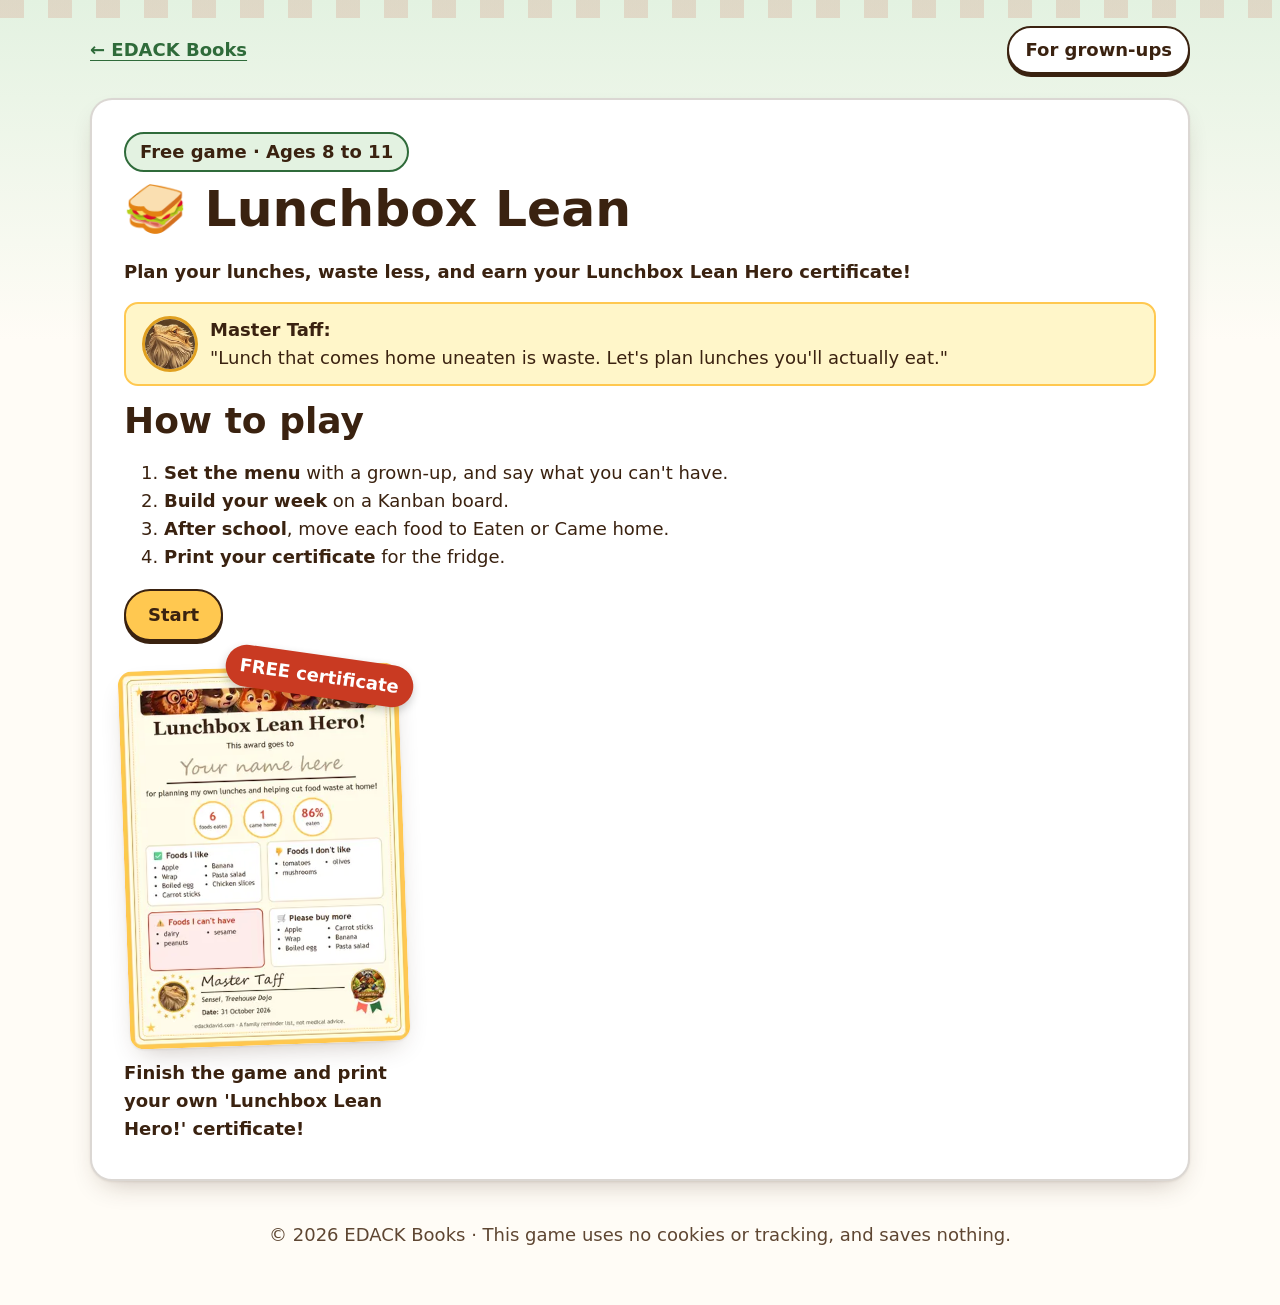
<file: games/lunchbox-lean.html>
<!DOCTYPE html>
<html lang="en-GB">
<head>
<meta charset="UTF-8">
<meta name="robots" content="noindex">
<meta name="viewport" content="width=device-width, initial-scale=1">
<title>Lunchbox Lean: a free Kanban lunch game | EDACK Books</title>
<meta name="description" content="A free game for ages 8 to 11. Plan your own school lunches on a Kanban board, waste less food, and print a Lunchbox Lean Hero certificate for the fridge.">

<!-- Safety settings: this game loads nothing from anywhere, sends nothing anywhere, and uses no cookies.
     Everything it needs is inside this one file. Allergy and intolerance details stay on this device
     and vanish when the page closes. -->
<meta http-equiv="Content-Security-Policy" content="default-src 'none'; style-src 'unsafe-inline'; script-src 'unsafe-inline'; img-src 'self' data:; connect-src 'none'; base-uri 'none'; form-action 'none'">
<meta name="referrer" content="strict-origin-when-cross-origin">
<link rel="canonical" href="https://www.edackdavid.com/games/lunchbox-lean.html">
<!-- The tab icon is a sandwich drawn inside this file, so the browser doesn't need to fetch one -->
<link rel="icon" href="data:image/svg+xml,%3Csvg xmlns='http://www.w3.org/2000/svg' viewBox='0 0 100 100'%3E%3Ctext y='.9em' font-size='90'%3E%F0%9F%A5%AA%3C/text%3E%3C/svg%3E">
<meta name="theme-color" content="#E3F2E1">

<!-- Sharing: what Pinterest, Facebook, WhatsApp and others show -->
<meta property="og:type" content="website">
<meta property="og:site_name" content="EDACK Books">
<meta property="og:locale" content="en_GB">
<meta property="og:title" content="Lunchbox Lean: plan your lunches, waste less, earn a certificate">
<meta property="og:description" content="Plan your own school lunches on a Kanban board and print a Lunchbox Lean Hero certificate. Free, for ages 8 to 11. Works on phones.">
<meta property="og:url" content="https://www.edackdavid.com/games/lunchbox-lean.html">
<meta property="og:image" content="https://www.edackdavid.com/images/pins/lunchbox-lean-certificate-pin.png">
<meta property="og:image:type" content="image/png">
<meta property="og:image:width" content="1000">
<meta property="og:image:height" content="1500">
<meta property="og:image:alt" content="A sample Lunchbox Lean Hero certificate with a blank name line. Free game and printable certificate for ages 8 to 11.">
<meta name="twitter:card" content="summary_large_image">

<script type="application/ld+json">
{
  "@context": "https://schema.org",
  "@type": ["VideoGame", "LearningResource"],
  "name": "Lunchbox Lean",
  "url": "https://www.edackdavid.com/games/lunchbox-lean.html",
  "image": "https://www.edackdavid.com/images/pins/lunchbox-lean-certificate-pin.png",
  "description": "A free browser game for ages 8 to 11. Plan your own school lunches on a Kanban board, track what gets eaten and what comes home, and print a certificate.",
  "inLanguage": "en-GB",
  "isAccessibleForFree": true,
  "gamePlatform": "Web browser",
  "playMode": "SinglePlayer",
  "learningResourceType": "Game",
  "teaches": "Kanban (a pull system) and spotting waste",
  "typicalAgeRange": "8-11",
  "author": { "@type": "Person", "name": "David Edack", "alternateName": "EDACK", "url": "https://www.edackdavid.com/" },
  "isPartOf": { "@type": "WebSite", "name": "EDACK Books", "url": "https://www.edackdavid.com/" }
}
</script>

<style>
  /* ---------- Colours and sizes (the same as the other Lean Heroes games) ---------- */
  :root {
    --brown: #3A2210;
    --muted: #5E4632;
    --cream: #FDF3DF;
    --paper: #FFFCF6;
    --lemon: #FFE36E;
    --lemon-soft: #FFF6C9;
    --gold: #FFC850;
    --deep-gold: #E0A020;
    --coral: #FF6E5A;
    --coral-soft: #FFE4DE;
    --red: #C93A22;
    --green: #2F6B3A;
    --green-soft: #E3F2E1;
    --border: rgba(58, 34, 16, 0.18);
    --shadow: 0 1px 2px rgba(58, 34, 16, 0.08), 0 12px 28px -12px rgba(58, 34, 16, 0.3);
    --radius: 22px;
    --radius-sm: 14px;
    /* Food groups, simplified from the NHS Eatwell Guide */
    --g-fv: #4E9A3A;
    --g-st: #C98A12;
    --g-pr: #C9503B;
    --g-da: #3F7FC0;
    --g-tr: #8E63B5;
    color-scheme: light;
  }

  *, *::before, *::after { box-sizing: border-box; }

  /* 18px is the smallest text in the game itself */
  html { font-size: 112.5%; -webkit-text-size-adjust: 100%; }

  body {
    margin: 0;
    min-height: 100vh;
    background:
      repeating-linear-gradient(90deg, rgba(201, 80, 59, 0.16) 0 24px, rgba(255, 252, 246, 0) 24px 48px) top / 100% 18px no-repeat,
      linear-gradient(180deg, var(--green-soft) 0, var(--paper) 340px);
    color: var(--brown);
    font-family: "Trebuchet MS", "Segoe UI", system-ui, -apple-system, sans-serif;
    font-size: 1rem;
    line-height: 1.55;
  }

  h1, h2, h3 { margin: 0 0 0.4em; line-height: 1.15; }
  h1 { font-size: clamp(1.9rem, 6vw, 2.8rem); }
  h2 { font-size: clamp(1.5rem, 4.5vw, 2rem); }
  h3 { font-size: 1.2rem; margin-top: 1.2em; }
  p { margin: 0 0 0.9em; }
  a { color: var(--green); text-underline-offset: 0.2em; }
  [hidden] { display: none !important; }
  :focus-visible { outline: 4px solid var(--green); outline-offset: 3px; }

  .wrap { width: min(100% - 32px, 1100px); margin-inline: auto; }

  .topbar {
    display: flex; flex-wrap: wrap; align-items: center; justify-content: space-between; gap: 10px;
    padding: 26px 0 8px;
  }
  .topbar a { font-weight: 700; }

  /* ---------- Buttons ---------- */
  button, input, select { font: inherit; color: inherit; }
  .btn {
    display: inline-flex; align-items: center; justify-content: center; gap: 0.4em;
    min-height: 52px; padding: 10px 22px;
    border: 2px solid var(--brown); border-radius: 999px;
    background: var(--gold); color: var(--brown);
    font-weight: 700; font-size: 1rem; text-decoration: none; text-align: center;
    cursor: pointer; box-shadow: 0 3px 0 var(--brown);
    transition: transform 0.1s ease, box-shadow 0.1s ease;
  }
  .btn:active { transform: translateY(3px); box-shadow: 0 0 0 var(--brown); }
  .btn-light { background: #fff; }
  .btn-small { min-height: 48px; padding: 8px 16px; }
  .button-row { display: flex; flex-wrap: wrap; gap: 12px; margin-top: 14px; }

  /* ---------- Panels ---------- */
  .panel {
    margin: 16px 0; padding: clamp(18px, 4vw, 32px);
    background: #fff; border: 2px solid var(--border); border-radius: var(--radius);
    box-shadow: var(--shadow);
  }
  .stage-label {
    display: inline-block; margin-bottom: 8px; padding: 4px 14px;
    background: var(--green-soft); border: 2px solid var(--green); border-radius: 999px; font-weight: 700;
  }
  .screen-title:focus { outline: none; }
  .note { color: var(--muted); }

  /* ---------- Master Taff speaks ---------- */
  .speech {
    display: flex; gap: 12px; align-items: center;
    margin: 14px 0; padding: 12px 16px;
    background: var(--lemon-soft); border: 2px solid var(--gold); border-radius: var(--radius-sm);
  }
  .speech img { flex: none; width: 56px; height: 56px; border-radius: 50%; border: 3px solid var(--deep-gold); object-fit: cover; }
  .speech p { margin: 0; }
  .speech .who { display: block; font-weight: 700; }

  /* ---------- Food chips ---------- */
  .menu { display: flex; flex-wrap: wrap; gap: 10px; margin-top: 10px; }
  .food {
    display: inline-flex; align-items: center; gap: 8px; min-height: 48px; padding: 6px 14px;
    border: 2px solid var(--border); border-radius: 999px; background: #fff; cursor: pointer; text-align: left;
  }
  .food .dot { flex: none; width: 14px; height: 14px; border-radius: 50%; }
  .food[aria-pressed="false"] { opacity: 0.45; text-decoration: line-through; }
  .food.never { border-color: var(--red); background: var(--coral-soft); }
  .food.dislike { border-color: #999; background: #f2f2f2; }
  .legend { display: flex; flex-wrap: wrap; gap: 6px 16px; margin-top: 10px; color: var(--muted); }
  .legend span { display: inline-flex; align-items: center; gap: 6px; }
  .legend .dot { width: 14px; height: 14px; border-radius: 50%; }

  .field-row { display: flex; flex-wrap: wrap; gap: 10px; align-items: center; }
  .field-row input, .field-row select {
    min-height: 52px; padding: 8px 14px; border: 2px solid var(--brown); border-radius: 12px; background: #fff;
  }
  .field-row input { flex: 1 1 220px; min-width: 0; }
  .field-row select { flex: 1 1 200px; }
  label.lbl { display: block; font-weight: 700; margin-bottom: 6px; }
  .cant-have { padding: 14px 16px; border: 2px solid var(--red); border-radius: var(--radius-sm); background: #FFF6F4; }
  .cant-have h3 { margin-top: 0; color: var(--red); }

  /* ---------- Balance meter ---------- */
  .meter { display: grid; grid-template-columns: repeat(5, 1fr); gap: 6px; margin-top: 8px; }
  .seg { padding: 8px 4px; border-radius: 10px; color: #fff; font-weight: 700; font-size: 0.8rem; line-height: 1.2; text-align: center; opacity: 0.28; transition: opacity 0.3s; }
  .seg.lit { opacity: 1; }
  @media (max-width: 560px) { .meter { grid-template-columns: repeat(2, 1fr); } .seg:last-child { grid-column: 1 / -1; } }

  /* ---------- The Kanban board ---------- */
  .board { display: grid; grid-template-columns: repeat(4, 1fr); gap: 12px; margin-top: 12px; }
  @media (max-width: 900px) { .board { grid-template-columns: 1fr 1fr; } }
  @media (max-width: 420px) { .board { grid-template-columns: 1fr; } }
  .col { min-height: 150px; padding: 10px; background: var(--paper); border: 2px dashed var(--border); border-radius: var(--radius-sm); }
  .col h3 { margin: 0 0 8px; font-size: 1.05rem; }
  .col .empty { color: var(--muted); font-size: 0.9rem; }
  .kcard {
    display: flex; flex-wrap: wrap; align-items: center; justify-content: space-between; gap: 6px;
    margin-bottom: 8px; padding: 8px 10px; background: #fff;
    border: 2px solid var(--border); border-left-width: 8px; border-radius: 10px;
  }
  .kcard .kname { overflow-wrap: anywhere; }
  .kbtns { display: flex; gap: 6px; margin-left: auto; }
  .kbtns button { min-width: 44px; min-height: 44px; border: 2px solid var(--border); border-radius: 10px; background: #fff; cursor: pointer; font-weight: 700; }
  .kbtns .eat { background: #DFF0D8; }
  .kbtns .home { background: var(--coral-soft); }
  .kbtns .pack { background: var(--lemon-soft); }

  .stats { display: grid; grid-template-columns: repeat(3, 1fr); gap: 10px; margin-top: 16px; }
  .stats div { padding: 10px; text-align: center; background: var(--paper); border: 2px solid var(--gold); border-radius: var(--radius-sm); }
  .stats b { display: block; font-size: 1.6rem; color: #D9472F; }
  .shop { columns: 2; margin: 8px 0 0; padding-left: 22px; }
  .lean { margin-top: 16px; padding: 12px 16px; background: var(--lemon-soft); border-left: 6px solid var(--gold); border-radius: 10px; }

  /* ---------- The certificate you can earn (start screen) ---------- */
  .cert-promo { position: relative; max-width: 280px; margin: 26px 0 4px; }
  .cert-promo img { display: block; width: 100%; height: auto; border-radius: 14px; box-shadow: var(--shadow); transform: rotate(-2deg); }
  .free-ribbon {
    position: absolute; top: -12px; right: -10px; z-index: 1; padding: 7px 14px; border-radius: 999px;
    background: var(--red); color: #fff; font-weight: 700; font-size: 1rem; transform: rotate(8deg); box-shadow: 0 4px 10px rgba(0, 0, 0, 0.2);
  }
  .cert-promo figcaption { margin-top: 14px; font-weight: 700; }

  /* ---------- The certificate ----------
     One design, in "units". On screen a unit is about 1px; when printed it becomes a fixed size in millimetres,
     so the certificate always fills exactly one page and can never spill onto a second one. */
  .cert-holder { container-type: inline-size; max-width: 680px; margin: 0 auto 8px; }
  .lb-cert {
    --u: min(1px, 100cqw / 640);
    position: relative; display: flex; flex-direction: column; gap: calc(8 * var(--u));
    padding: calc(36 * var(--u)) calc(40 * var(--u)) calc(28 * var(--u));
    background: #FFFBEA; color: var(--brown); text-align: center;
    border: calc(12 * var(--u)) solid var(--gold); border-radius: calc(24 * var(--u));
    box-shadow: 0 12px 30px rgba(58, 34, 16, 0.22);
    font-family: "Trebuchet MS", "Segoe UI", sans-serif;
    overflow: hidden;
  }
  .lb-cert, .lb-cert * { -webkit-print-color-adjust: exact; print-color-adjust: exact; }
  .lb-cert::before { content: ""; position: absolute; inset: calc(9 * var(--u)); border: calc(2 * var(--u)) solid var(--deep-gold); border-radius: calc(14 * var(--u)); pointer-events: none; }
  .lb-cert::after { content: ""; position: absolute; inset: calc(18 * var(--u)); border: calc(2 * var(--u)) dotted var(--gold); border-radius: calc(10 * var(--u)); pointer-events: none; }
  .lb-star { clip-path: polygon(50% 0%, 61% 35%, 98% 35%, 68% 57%, 79% 91%, 50% 70%, 21% 91%, 32% 57%, 2% 35%, 39% 35%); }
  .lb-corner { position: absolute; width: calc(24 * var(--u)); height: calc(24 * var(--u)); background: var(--gold); }
  .lb-tl { top: calc(26 * var(--u)); left: calc(26 * var(--u)); } .lb-tr { top: calc(26 * var(--u)); right: calc(26 * var(--u)); }
  .lb-bl { bottom: calc(26 * var(--u)); left: calc(26 * var(--u)); } .lb-br { bottom: calc(26 * var(--u)); right: calc(26 * var(--u)); }
  .lb-cert p { margin: 0; }
  .lb-banner { flex: none; display: block; width: 100%; height: calc(58 * var(--u)); object-fit: cover; object-position: 50% 40%; border-radius: calc(12 * var(--u)); }
  .lb-title { margin: 0; font-family: Georgia, "Times New Roman", serif; font-size: calc(45 * var(--u)); line-height: 1.05; }
  .lb-small { font-size: calc(19 * var(--u)); }
  .lb-name {
    width: 72%; margin: 0 auto !important; min-height: calc(62 * var(--u));
    border-bottom: calc(3 * var(--u)) solid var(--brown);
    font-family: "Segoe Script", "Brush Script MT", "Comic Sans MS", cursive; font-weight: 700;
    font-size: calc(46 * var(--u)); line-height: 1.3; overflow-wrap: anywhere;
  }
  .lb-name { width: 80%; white-space: nowrap; overflow: hidden; }
  .lb-name.long { font-size: calc(32 * var(--u)); line-height: calc(62 * var(--u)); }
  .lb-name.empty { color: #B39A7C; font-weight: 400; }
  .lb-why { font-size: calc(18.5 * var(--u)); }
  .lb-stats { display: flex; justify-content: center; gap: calc(26 * var(--u)); }
  .lb-stats div {
    display: flex; flex-direction: column; justify-content: center; width: calc(92 * var(--u)); height: calc(92 * var(--u));
    background: #fff; border: calc(4 * var(--u)) solid var(--gold); border-radius: 50%;
  }
  .lb-stats b { font-size: calc(28 * var(--u)); line-height: 1.05; color: #D9472F; }
  .lb-stats span { font-size: calc(12.5 * var(--u)); }
  .lb-grid { display: grid; grid-template-columns: 1fr 1fr; grid-auto-rows: minmax(calc(140 * var(--u)), auto); gap: calc(14 * var(--u)); text-align: left; }
  .lb-box { min-width: 0; padding: calc(12 * var(--u)) calc(14 * var(--u)); background: #fff; border: calc(2 * var(--u)) solid #ECD9B5; border-radius: calc(12 * var(--u)); overflow: hidden; }
  .lb-box h3 { margin: 0 0 calc(6 * var(--u)); font-size: calc(19 * var(--u)); line-height: 1.2; }
  .lb-box ul { columns: 2; column-gap: calc(18 * var(--u)); margin: 0; padding-left: calc(20 * var(--u)); font-size: calc(16 * var(--u)); line-height: 1.35; }
  .lb-box li { break-inside: avoid; overflow-wrap: anywhere; }
  .lb-box .none { list-style: none; margin-left: calc(-20 * var(--u)); color: #8A735E; }
  .lb-never { border-color: var(--red); background: #FDECEA; }
  .lb-never h3 { color: var(--red); }
  .lb-sign { display: flex; align-items: center; justify-content: space-between; gap: calc(12 * var(--u)); text-align: left; }
  .lb-taff { position: relative; flex: none; width: calc(108 * var(--u)); height: calc(108 * var(--u)); }
  .lb-taff img { position: absolute; top: calc(18 * var(--u)); left: calc(18 * var(--u)); width: calc(72 * var(--u)); height: calc(72 * var(--u)); border: calc(3 * var(--u)) solid var(--deep-gold); border-radius: 50%; object-fit: cover; }
  .lb-ring span {
    position: absolute; top: 50%; left: 50%; width: calc(12 * var(--u)); height: calc(12 * var(--u));
    margin: calc(-6 * var(--u)) 0 0 calc(-6 * var(--u)); background: var(--gold);
    clip-path: polygon(50% 0%, 61% 35%, 98% 35%, 68% 57%, 79% 91%, 50% 70%, 21% 91%, 32% 57%, 2% 35%, 39% 35%);
    transform: rotate(calc(var(--i) * 22.5deg)) translateY(calc(-49 * var(--u)));
  }
  .lb-ring span:nth-child(even) { background: var(--deep-gold); }
  .lb-signblock { flex: 1; min-width: 0; }
  .lb-signature { border-bottom: calc(2 * var(--u)) solid var(--brown); font-family: "Segoe Script", "Brush Script MT", "Comic Sans MS", cursive; font-size: calc(32 * var(--u)); line-height: 1.4; white-space: nowrap; }
  .lb-role { margin-top: calc(5 * var(--u)) !important; font-size: calc(16 * var(--u)); white-space: nowrap; }
  .lb-role i { font-style: italic; }
  .lb-seal { position: relative; flex: none; width: calc(88 * var(--u)); height: calc(108 * var(--u)); }
  .lb-seal img { position: relative; z-index: 1; width: calc(88 * var(--u)); height: calc(88 * var(--u)); border-radius: 50%; }
  .lb-seal::before, .lb-seal::after { content: ""; position: absolute; top: calc(62 * var(--u)); width: calc(24 * var(--u)); height: calc(46 * var(--u)); clip-path: polygon(0 0, 100% 0, 100% 100%, 50% 80%, 0 100%); }
  .lb-seal::before { left: calc(18 * var(--u)); background: var(--coral); transform: rotate(14deg); }
  .lb-seal::after { right: calc(18 * var(--u)); background: var(--green); transform: rotate(-14deg); }
  .lb-foot { font-size: calc(13 * var(--u)); color: #6B5442; }

  .print-note { font-weight: 700; color: var(--red); }

  /* ---------- For grown-ups ---------- */
  dialog {
    width: min(100% - 24px, 680px); max-height: calc(100vh - 24px); padding: 0;
    border: 0; border-radius: var(--radius); color: var(--brown); background: #fff;
    box-shadow: 0 30px 80px rgba(0, 0, 0, 0.35);
  }
  dialog::backdrop { background: rgba(58, 34, 16, 0.55); }
  .dialog-inner { padding: clamp(20px, 4vw, 32px); }
  .dialog-head { display: flex; justify-content: space-between; align-items: center; gap: 12px; }
  .dialog-head h2 { margin: 0; }
  .feynman { padding: 4px 16px 12px; background: var(--green-soft); border-radius: var(--radius-sm); }
  .family-line { font-weight: 700; }

  footer.end { padding: 24px 0 40px; text-align: center; color: var(--muted); }

  #print-area { display: none; }

  @media (prefers-reduced-motion: reduce) {
    *, *::before, *::after { animation: none !important; transition: none !important; }
  }

  /* ---------- Printing: only the certificate, always exactly one page (A4 or US Letter), 10 mm margin ----------
     A fixed block in millimetres, smaller than the printable area of both papers:
     US Letter printable area 196 x 259 mm -> block 250 mm tall; A4 printable area 190 x 277 mm -> block 268 mm tall.
     The four boxes take any spare space; anything too long is clipped inside its box, never pushed to a second page. */
  @media print {
    @page { size: auto; margin: 10mm; }
    html, body { margin: 0 !important; padding: 0 !important; min-height: 0 !important; height: auto !important; background: #fff !important; }
    body > *:not(#print-area) { display: none !important; }
    #print-area { display: block !important; }
    #print-area .lb-cert {
      --u: 0.268mm;
      box-sizing: border-box; width: 100%; height: 250mm; margin: 0 auto; box-shadow: none;
      break-inside: avoid; page-break-inside: avoid; break-after: avoid; page-break-after: avoid;
    }
    #print-area .lb-cert { justify-content: space-between; }
    #print-area .lb-grid { flex: none; height: calc(316 * var(--u)); grid-template-rows: 1fr 1fr; grid-auto-rows: auto; }
    #print-area .lb-box { min-height: 0; }
    #print-area .lb-box ul { font-size: calc(15 * var(--u)); line-height: 1.22; }
    #print-area .lb-name.empty { color: transparent; }
  }
  @media print and (max-aspect-ratio: 725/1000) {
    #print-area .lb-cert { --u: 0.29mm; height: 268mm; }
  }
</style>
</head>
<body>

<div class="wrap">
  <header class="topbar">
    <a href="../index.html#game">← EDACK Books</a>
    <button class="btn btn-light btn-small" type="button" id="grownups-open">For grown-ups</button>
  </header>

  <main id="main">

    <!-- ===== Start screen ===== -->
    <section class="screen" id="screen-intro" aria-labelledby="intro-title">
      <div class="panel">
        <span class="stage-label">Free game · Ages 8 to 11</span>
        <h1 class="screen-title" id="intro-title" tabindex="-1"><span aria-hidden="true">🥪</span> Lunchbox Lean</h1>
        <p><strong>Plan your lunches, waste less, and earn your Lunchbox Lean Hero certificate!</strong></p>
        <div class="speech">
          <img data-img="taff" width="56" height="56" alt="">
          <p><span class="who">Master Taff:</span> "Lunch that comes home uneaten is waste. Let's plan lunches you'll actually eat."</p>
        </div>
        <h2>How to play</h2>
        <ol>
          <li><strong>Set the menu</strong> with a grown-up, and say what you can't have.</li>
          <li><strong>Build your week</strong> on a Kanban board.</li>
          <li><strong>After school</strong>, move each food to Eaten or Came home.</li>
          <li><strong>Print your certificate</strong> for the fridge.</li>
        </ol>
        <div class="button-row">
          <button class="btn" type="button" id="start-btn">Start</button>
        </div>
        <!-- The certificate you earn. The picture is built into this file, so nothing is loaded. -->
        <figure class="cert-promo">
          <span class="free-ribbon">FREE certificate</span>
          <img src="[data-uri]" width="360" height="574" alt="A sample Lunchbox Lean Hero certificate with a blank name line, signed by Master Taff">
          <figcaption>Finish the game and print your own 'Lunchbox Lean Hero!' certificate!</figcaption>
        </figure>
      </div>
    </section>

    <!-- ===== Step 1: set the menu ===== -->
    <section class="screen" id="screen-menu" aria-labelledby="menu-title" hidden>
      <div class="panel">
        <span class="stage-label">Step 1 of 3 · with a grown-up</span>
        <h2 class="screen-title" id="menu-title" tabindex="-1">Set the menu</h2>
        <p>Tap a food to take it off the menu. Tap it again to put it back.</p>
        <div class="menu" id="parent-menu" role="group" aria-label="The lunch menu"></div>
        <div class="legend" id="legend"></div>

        <div class="cant-have" style="margin-top:22px">
          <h3>⚠️ Foods I can't have (allergies and intolerances)</h3>
          <p>Type anything that must never go in the lunchbox, for example "dairy". Matching foods leave the menu.</p>
          <div class="field-row">
            <input id="never-in" type="text" maxlength="30" autocomplete="off" placeholder="e.g. peanuts, dairy, gluten" aria-label="A food I can't have">
            <button class="btn btn-small" type="button" id="never-btn">Add</button>
          </div>
          <div class="menu" id="never-list" aria-live="polite"></div>
          <p class="note" id="never-hidden" style="margin-top:10px"></p>
          <p class="note" style="margin:0">This is a reminder list for your family, not medical advice. The game only knows the foods on its own menu, so always check labels. It stays on this device and is never sent or saved.</p>
        </div>

        <div class="button-row">
          <button class="btn" type="button" id="to-week-btn">Next: build my week</button>
        </div>
      </div>
    </section>

    <!-- ===== Step 2: build my week, and the Kanban board ===== -->
    <section class="screen" id="screen-week" aria-labelledby="week-title" hidden>
      <div class="panel">
        <span class="stage-label">Step 2 of 3</span>
        <h2 class="screen-title" id="week-title" tabindex="-1">Build my week</h2>
        <p>Tap a food to add its card to "To pack".</p>
        <div class="menu" id="child-menu" role="group" aria-label="Foods I can choose"></div>

        <h3>✏️ Add my own food</h3>
        <div class="field-row">
          <input id="own-in" type="text" maxlength="24" autocomplete="off" placeholder="e.g. tuna pasta" aria-label="My own food">
          <select id="own-group" aria-label="Which colour group?"></select>
          <button class="btn btn-small" type="button" id="own-btn">Add it</button>
        </div>

        <h3>👎 Foods I don't like</h3>
        <div class="field-row">
          <input id="dislike-in" type="text" maxlength="24" autocomplete="off" placeholder="e.g. tomatoes" aria-label="A food I don't like">
          <button class="btn btn-small" type="button" id="dislike-btn">Add</button>
        </div>
        <div class="menu" id="dislike-list"></div>

        <h3>Is my week balanced?</h3>
        <div class="meter" id="meter"></div>
        <div class="speech" aria-live="polite">
          <img data-img="taff" width="56" height="56" alt="">
          <p><span class="who">Master Taff:</span> <span id="taff-says">Pick some foods and I'll tell you how balanced your week is.</span></p>
        </div>
      </div>

      <div class="panel">
        <h2>The Kanban board</h2>
        <p>Pack a card with 🎒. After school, tap ✅ if you ate it, or ↩️ if it came home.</p>
        <div class="board">
          <div class="col"><h3>📋 To pack</h3><div id="col-0"></div></div>
          <div class="col"><h3>🎒 In the lunchbox</h3><div id="col-1"></div></div>
          <div class="col"><h3>✅ Eaten</h3><div id="col-2"></div></div>
          <div class="col"><h3>↩️ Came home</h3><div id="col-3"></div></div>
        </div>
        <div class="stats" id="stats" aria-live="polite"></div>
        <h3>🛒 Shopping list (made from the Eaten cards)</h3>
        <ul class="shop" id="shop"></ul>
        <p class="lean">Kanban is a pull system: an eaten card is the signal to buy more. A 'came home' card is waste, and the board shows you exactly where it happens.</p>
        <div class="button-row">
          <button class="btn btn-light" type="button" id="back-menu-btn">Back to the menu</button>
          <button class="btn" type="button" id="to-cert-btn">Next: my certificate</button>
        </div>
      </div>
    </section>

    <!-- ===== Step 3: the certificate ===== -->
    <section class="screen" id="screen-cert" aria-labelledby="cert-title" hidden>
      <div class="panel">
        <span class="stage-label">Step 3 of 3</span>
        <h2 class="screen-title" id="cert-title" tabindex="-1">My Lunchbox Lean Hero certificate</h2>
        <p>A certificate for the fridge. It also tells your grown-up what you like, what you can't have, and what to buy more of.</p>
        <div class="cert-holder" id="cert-screen"></div>
        <div class="field-row" style="margin-top:18px">
          <label class="lbl" for="cert-name" style="flex-basis:100%">Your first name</label>
          <input id="cert-name" type="text" maxlength="20" autocomplete="off" autocapitalize="words" spellcheck="false">
        </div>
        <div class="button-row">
          <button class="btn" type="button" id="print-btn">🖨️ Print my certificate</button>
        </div>
        <p class="print-note" style="margin-top:12px">Print before you close the page, as nothing is saved.</p>
        <p class="note">Tip: in the print window, choose 'Fit to page' if your printer adds extra margins.</p>
        <div class="button-row">
          <button class="btn btn-light" type="button" id="back-week-btn">Back to the board</button>
          <a class="btn btn-light" href="lean-heroes-dinner-disaster.html">Next: earn your Dinner Disaster certificate 🍽️</a>
        </div>
      </div>
    </section>

  </main>

  <footer class="end">
    <p>© 2026 EDACK Books · This game uses no cookies or tracking, and saves nothing.</p>
  </footer>
</div>

<!-- ===== For grown-ups ===== -->
<dialog id="grownups" aria-labelledby="grownups-title">
  <div class="dialog-inner">
    <div class="dialog-head">
      <h2 id="grownups-title">For grown-ups</h2>
      <button class="btn btn-light btn-small" type="button" id="grownups-close">Close</button>
    </div>

    <h3>Kanban in one minute</h3>
    <p>Kanban is a pull system, not a push system. You don't buy food in case it's wanted; you buy it because it was used. Here, an eaten card is the signal to buy more, so the shopping list builds itself from what actually got eaten.</p>

    <h3>Waste (muda)</h3>
    <p>What comes home is the waste. Measure it on the board, ask why it came home, and fix the biggest reason first. Then check again next week.</p>

    <h3>Food groups</h3>
    <p>The five colours are simplified from the <a href="https://www.nhs.uk/live-well/eat-well/food-guidelines-and-food-labels/the-eatwell-guide/" target="_blank" rel="noopener">NHS Eatwell Guide</a>. The game only checks whether a week has something from each group. It doesn't count calories, label foods good or bad, or say anything about weight.</p>

    <div class="feynman">
      <h3>Allergies and intolerances</h3>
      <p>The "can't have" list is a family reminder, not medical advice. The game only matches foods on its own menu by name, so always check labels. The list stays on this device and disappears when you close the page.</p>
    </div>

    <p class="family-line" style="margin-top:18px">Children eat what they've chosen. You set the menu, they choose from it, and the morning arguments get shorter.</p>

    <h3>Elements of Lean</h3>
    <p><a href="lean-heroes-dinner-disaster.html">Next: DMAIC, the Lean way to fix any problem</a></p>
  </div>
</dialog>

<!-- The certificate for printing. Filled in on this device only; it vanishes when the page closes. -->
<div id="print-area"></div>

<script>
(function () {
  'use strict';

  // Pictures built into this file, so the game loads nothing from anywhere
  const IMG = {
    taff: '[data-uri]',
    badge: '[data-uri]',
    banner: '[data-uri]'
  };

  const $ = (id) => document.getElementById(id);
  const esc = (s) => String(s).replace(/[&<>"']/g, (c) => ({ '&': '&amp;', '<': '&lt;', '>': '&gt;', '"': '&quot;', "'": '&#39;' }[c]));

  // Food groups: simplified from the NHS Eatwell Guide. No calories, no "good" or "bad" foods.
  const GROUPS = {
    fv: ['Fruit & veg', 'var(--g-fv)'],
    st: ['Bread, rice & pasta', 'var(--g-st)'],
    pr: ['Beans, eggs, meat & fish', 'var(--g-pr)'],
    da: ['Milk, cheese & yoghurt', 'var(--g-da)'],
    tr: ['Treats (now and then)', 'var(--g-tr)']
  };

  // The menu. "words" are what each food contains, so a "can't have" like "dairy" or "gluten" can find it.
  const FOODS = [
    { icon: '🍎', name: 'Apple', g: 'fv', words: [] },
    { icon: '🍌', name: 'Banana', g: 'fv', words: [] },
    { icon: '🥕', name: 'Carrot sticks', g: 'fv', words: [] },
    { icon: '🍇', name: 'Grapes (halved)', g: 'fv', words: [] },
    { icon: '🥒', name: 'Cucumber', g: 'fv', words: [] },
    { icon: '🥪', name: 'Cheese sandwich', g: 'st', words: ['cheese', 'dairy', 'milk', 'lactose', 'bread', 'wheat', 'gluten'] },
    { icon: '🌯', name: 'Wrap', g: 'st', words: ['wheat', 'gluten'] },
    { icon: '🍝', name: 'Pasta salad', g: 'st', words: ['pasta', 'wheat', 'gluten'] },
    { icon: '🥨', name: 'Crackers', g: 'st', words: ['wheat', 'gluten'] },
    { icon: '🥚', name: 'Boiled egg', g: 'pr', words: ['egg'] },
    { icon: '🍗', name: 'Chicken slices', g: 'pr', words: ['chicken', 'meat'] },
    { icon: '🫘', name: 'Hummus', g: 'pr', words: ['chickpea', 'sesame'] },
    { icon: '🧀', name: 'Cheese cubes', g: 'da', words: ['cheese', 'dairy', 'milk', 'lactose'] },
    { icon: '🥛', name: 'Yoghurt', g: 'da', words: ['dairy', 'milk', 'lactose'] },
    { icon: '🍪', name: 'Biscuit', g: 'tr', words: ['wheat', 'gluten', 'butter', 'dairy', 'milk'] },
    { icon: '🥣', name: 'Chocolate hoops', g: 'tr', words: ['chocolate', 'wheat', 'gluten', 'milk', 'dairy'] }
  ];

  const MAX_CARDS = 30;
  const BOX_MAX = 8; // each certificate box shows at most 8 items, so it always fits one page

  let off = new Set();   // foods the grown-up took off the menu
  let never = [];        // can't-have list
  let dislikes = [];
  let cards = [];        // { id, food, col }  col: 0 to pack, 1 lunchbox, 2 eaten, 3 came home
  let nextId = 1;

  // ---------- Matching the can't-have list ----------
  const norm = (s) => s.toLowerCase().replace(/[^a-z0-9 ]+/g, ' ').replace(/\s+/g, ' ').trim();
  const single = (w) => (w.length > 3 && w.endsWith('es') && !w.endsWith('ses') ? w.slice(0, -2) : w.length > 3 && w.endsWith('s') ? w.slice(0, -1) : w);
  const wordsOf = (s) => norm(s).split(' ').filter(Boolean).map(single);

  // Common family words, so "dairy" also stops "cheese" or "milk" typed in later.
  // A reminder only: it can't know every food, so grown-ups still check labels.
  const FAMILY = {
    dairy: ['dairy', 'milk', 'cheese', 'yoghurt', 'yogurt', 'butter', 'cream', 'lactose', 'custard'],
    gluten: ['gluten', 'wheat', 'bread', 'pasta', 'wrap', 'cracker', 'biscuit', 'sandwich', 'flour', 'barley', 'rye', 'cake', 'pizza', 'roll', 'bagel', 'pitta', 'cereal'],
    nut: ['nut', 'peanut', 'almond', 'hazelnut', 'cashew', 'walnut', 'pecan', 'pistachio', 'praline'],
    egg: ['egg', 'mayonnaise', 'mayo', 'omelette', 'quiche'],
    fish: ['fish', 'tuna', 'salmon', 'cod', 'sardine', 'mackerel', 'haddock'],
    sesame: ['sesame', 'hummus', 'houmous', 'tahini'],
    soya: ['soya', 'soy', 'tofu', 'edamame']
  };
  FAMILY.milk = FAMILY.dairy; FAMILY.lactose = FAMILY.dairy;
  FAMILY.wheat = FAMILY.gluten;
  FAMILY.peanut = FAMILY.nut; FAMILY['tree nut'] = FAMILY.nut;
  FAMILY.soy = FAMILY.soya;

  // Does this food name (and what it contains) match a can't-have term? Returns the term, or null.
  function cantHave(name, words) {
    const nameWords = wordsOf(name);
    const all = nameWords.concat((words || []).map(single));
    for (const term of never) {
      const t = wordsOf(term);
      if (!t.length) continue;
      const joined = t.join(' ');
      const family = FAMILY[joined];
      if (family && all.some((w) => family.includes(w))) return term;  // "dairy" stops "cheese"
      if (t.every((w) => all.includes(w))) return term;            // "dairy", "boiled egg", "egg"
      if (joined.length >= 3 && nameWords.join(' ').includes(joined)) return term;
      if (nameWords.length && nameWords.every((w) => t.includes(w)) && nameWords.join(' ').length >= 3) return term;
    }
    return null;
  }
  const foodCantHave = (i) => cantHave(FOODS[i].name, FOODS[i].words);
  const onMenu = (i) => !off.has(i) && !foodCantHave(i);

  // ---------- Screens ----------
  function show(screenId) {
    document.querySelectorAll('.screen').forEach((s) => { s.hidden = s.id !== screenId; });
    window.scrollTo(0, 0);
    const title = $(screenId).querySelector('.screen-title');
    if (title) title.focus({ preventScroll: true });
  }

  function taff(text) { $('taff-says').textContent = text; }

  function chip(i, extra) {
    const f = FOODS[i];
    return `<span class="dot" style="background:${GROUPS[f.g][1]}" aria-hidden="true"></span><span aria-hidden="true">${f.icon}</span> ${esc(f.name)}${extra || ''}`;
  }

  // ---------- Step 1: the menu ----------
  function renderMenus() {
    $('parent-menu').innerHTML = FOODS.map((f, i) => foodCantHave(i) ? ''
      : `<button type="button" class="food" data-i="${i}" aria-pressed="${off.has(i) ? 'false' : 'true'}">${chip(i)}</button>`).join('');

    const hiddenNames = FOODS.filter((f, i) => foodCantHave(i)).map((f) => f.name);
    $('never-hidden').textContent = hiddenNames.length ? 'Taken off the menu because of this list: ' + hiddenNames.join(', ') + '.' : '';

    const choices = FOODS.map((f, i) => onMenu(i)
      ? `<button type="button" class="food" data-i="${i}" aria-label="Add ${esc(f.name)} to To pack">${chip(i, ' <span aria-hidden="true">＋</span>')}</button>` : '').join('');
    $('child-menu').innerHTML = choices || '<p class="note">The menu is empty! Go back and put some foods on it.</p>';

    $('never-list').innerHTML = never.map((n, i) =>
      `<button type="button" class="food never" data-i="${i}" aria-label="Remove ${esc(n)} from the can't-have list">⚠️ ${esc(n)} <span aria-hidden="true">✕</span></button>`).join('');
    $('dislike-list').innerHTML = dislikes.map((n, i) =>
      `<button type="button" class="food dislike" data-i="${i}" aria-label="Remove ${esc(n)} from foods I don't like">👎 ${esc(n)} <span aria-hidden="true">✕</span></button>`).join('');
  }

  $('parent-menu').addEventListener('click', (e) => {
    const b = e.target.closest('[data-i]');
    if (!b) return;
    const i = +b.dataset.i;
    if (off.has(i)) off.delete(i); else off.add(i);
    renderAll();
    $('parent-menu').querySelector(`[data-i="${i}"]`)?.focus();
  });

  function addNever() {
    const v = $('never-in').value.replace(/\s+/g, ' ').trim();
    if (!v) { $('never-in').focus(); return; }
    $('never-in').value = '';
    if (!never.some((n) => norm(n) === norm(v))) never.push(v);
    // Anything already on the board that matches leaves it at once
    cards = cards.filter((k) => !foodCantHave(k.food));
    renderAll();
    $('never-in').focus();
  }
  $('never-btn').addEventListener('click', addNever);

  $('never-list').addEventListener('click', (e) => {
    const b = e.target.closest('[data-i]');
    if (!b) return;
    never.splice(+b.dataset.i, 1);
    renderAll();
    $('never-in').focus();
  });

  // ---------- Step 2: build the week ----------
  $('own-group').innerHTML = Object.entries(GROUPS).map(([k, g]) => `<option value="${k}">${esc(g[0])}</option>`).join('');
  $('legend').innerHTML = Object.values(GROUPS).map((g) => `<span><span class="dot" style="background:${g[1]}"></span>${esc(g[0])}</span>`).join('');

  $('child-menu').addEventListener('click', (e) => {
    const b = e.target.closest('[data-i]');
    if (!b) return;
    if (cards.length >= MAX_CARDS) { taff('Your board is full! Pack some cards, or take some off first.'); return; }
    cards.push({ id: nextId++, food: +b.dataset.i, col: 0 });
    renderAll();
    taff(balanceTip());
  });

  function addOwn() {
    const v = $('own-in').value.replace(/\s+/g, ' ').trim();
    if (!v) { $('own-in').focus(); return; }
    $('own-in').value = '';
    if (cantHave(v, [])) {
      taff("Hold on! That's on your can't-have list. Let's pick something else.");
      $('own-in').focus();
      return;
    }
    const known = FOODS.findIndex((f) => norm(f.name) === norm(v));
    if (known >= 0) {
      off.delete(known);
      taff(`"${FOODS[known].name}" is on your menu already.`);
    } else {
      FOODS.push({ icon: '✏️', name: v, g: $('own-group').value, words: [], own: true });
      taff(`Great idea! "${v}" is now on your menu.`);
    }
    renderAll();
    $('own-in').focus();
  }
  $('own-btn').addEventListener('click', addOwn);

  function addDislike() {
    const v = $('dislike-in').value.replace(/\s+/g, ' ').trim();
    if (!v) { $('dislike-in').focus(); return; }
    $('dislike-in').value = '';
    if (!dislikes.some((n) => norm(n) === norm(v))) dislikes.push(v);
    taff(`Thanks for telling us you don't like ${v}. That helps your grown-up plan.`);
    renderAll();
    $('dislike-in').focus();
  }
  $('dislike-btn').addEventListener('click', addDislike);

  $('dislike-list').addEventListener('click', (e) => {
    const b = e.target.closest('[data-i]');
    if (!b) return;
    dislikes.splice(+b.dataset.i, 1);
    renderAll();
    $('dislike-in').focus();
  });

  [['never-in', addNever], ['own-in', addOwn], ['dislike-in', addDislike]].forEach(([id, fn]) =>
    $(id).addEventListener('keydown', (e) => { if (e.key === 'Enter') { e.preventDefault(); fn(); } }));

  function renderMeter() {
    const have = new Set(cards.map((k) => FOODS[k.food].g));
    $('meter').innerHTML = Object.entries(GROUPS).map(([k, g]) =>
      `<div class="seg ${have.has(k) ? 'lit' : ''}" style="background:${g[1]}">${esc(g[0])}${have.has(k) ? ' ✓' : ''}</div>`).join('');
  }

  function balanceTip() {
    const have = new Set(cards.map((k) => FOODS[k.food].g));
    const treats = cards.filter((k) => FOODS[k.food].g === 'tr').length;
    const core = ['fv', 'st', 'pr', 'da'].filter((g) => have.has(g)).length;
    if (!cards.length) return "Pick some foods and I'll tell you how balanced your week is.";
    if (treats > 2) return 'Lots of treats this week! Treats are fine now and then. Could one be swapped for some fruit?';
    if (core === 4) return 'Brilliant! Something from every main group. That is a balanced week.';
    return `Good start! You've got ${core} of the 4 main groups. Which colour is still missing?`;
  }

  // ---------- The Kanban board ----------
  function renderBoard() {
    const BTN = {
      0: (k) => `<button type="button" class="pack" data-id="${k.id}" data-to="1" aria-label="Pack ${esc(FOODS[k.food].name)} in the lunchbox">🎒</button>` +
               `<button type="button" data-id="${k.id}" data-to="x" aria-label="Take ${esc(FOODS[k.food].name)} off the board">✕</button>`,
      1: (k) => `<button type="button" class="eat" data-id="${k.id}" data-to="2" aria-label="${esc(FOODS[k.food].name)} was eaten">✅</button>` +
               `<button type="button" class="home" data-id="${k.id}" data-to="3" aria-label="${esc(FOODS[k.food].name)} came home">↩️</button>`,
      2: (k) => `<button type="button" data-id="${k.id}" data-to="1" aria-label="Undo: put ${esc(FOODS[k.food].name)} back in the lunchbox">↺</button>`,
      3: (k) => `<button type="button" data-id="${k.id}" data-to="1" aria-label="Undo: put ${esc(FOODS[k.food].name)} back in the lunchbox">↺</button>`
    };
    for (let c = 0; c < 4; c += 1) {
      const list = cards.filter((k) => k.col === c);
      $('col-' + c).innerHTML = list.length ? list.map((k) => {
        const f = FOODS[k.food];
        return `<div class="kcard" style="border-left-color:${GROUPS[f.g][1]}"><span class="kname"><span aria-hidden="true">${f.icon}</span> ${esc(f.name)}</span><span class="kbtns">${BTN[c](k)}</span></div>`;
      }).join('') : '<p class="empty">Empty</p>';
    }
    const s = score();
    $('stats').innerHTML = `<div><b>${s.eaten}</b>eaten</div><div><b>${s.home}</b>came home</div><div><b>${s.pct}%</b>eaten</div>`;
    const shop = shopping();
    $('shop').innerHTML = shop.length ? shop.map((n) => `<li>${esc(n)}</li>`).join('')
      : '<li class="note" style="list-style:none;margin-left:-22px">Nothing yet. When a card reaches "Eaten", it lands here.</li>';
  }

  document.querySelector('.board').addEventListener('click', (e) => {
    const b = e.target.closest('button[data-id]');
    if (!b) return;
    const card = cards.find((k) => k.id === +b.dataset.id);
    if (!card) return;
    if (b.dataset.to === 'x') { cards = cards.filter((k) => k !== card); taff(balanceTip()); }
    else card.col = +b.dataset.to;
    if (card.col === 3 && b.dataset.to === '3') taff(`${FOODS[card.food].name} came home. That's waste. Why do you think it wasn't eaten?`);
    else if (card.col === 2 && b.dataset.to === '2') taff(`Yum! ${FOODS[card.food].name} is on the shopping list now.`);
    renderAll();
    const col = b.dataset.to === 'x' ? 0 : card.col;
    ($('col-' + col).querySelector('button') || $('child-menu').querySelector('button') || $('to-cert-btn')).focus();
  });

  function score() {
    const eaten = cards.filter((k) => k.col === 2).length;
    const home = cards.filter((k) => k.col === 3).length;
    const done = eaten + home;
    return { eaten, home, pct: done ? Math.round((eaten / done) * 100) : 0 };
  }
  const unique = (arr) => [...new Map(arr.map((n) => [norm(n), n])).values()];
  const shopping = () => unique(cards.filter((k) => k.col === 2).map((k) => FOODS[k.food].name));
  const likes = () => unique(cards.filter((k) => k.col !== 3).map((k) => FOODS[k.food].name))
    .filter((n) => !dislikes.some((d) => norm(d) === norm(n)));

  // ---------- The certificate ----------
  function certHTML() {
    const name = $('cert-name').value.replace(/\s+/g, ' ').trim();
    const s = score();
    const today = new Date().toLocaleDateString('en-GB', { day: 'numeric', month: 'long', year: 'numeric' });
    const list = (arr) => arr.length ? arr.slice(0, BOX_MAX).map((x) => `<li>${esc(x)}</li>`).join('') : '<li class="none">(none yet)</li>';
    const ring = Array.from({ length: 16 }, (_, i) => `<span style="--i:${i}"></span>`).join('');
    return `
      <div class="lb-cert">
        <span class="lb-star lb-corner lb-tl" aria-hidden="true"></span><span class="lb-star lb-corner lb-tr" aria-hidden="true"></span>
        <span class="lb-star lb-corner lb-bl" aria-hidden="true"></span><span class="lb-star lb-corner lb-br" aria-hidden="true"></span>
        <img class="lb-banner" src="${IMG.banner}" width="900" height="273" alt="">
        <h2 class="lb-title">Lunchbox Lean Hero!</h2>
        <p class="lb-small">This award goes to</p>
        <p class="lb-name${name ? '' : ' empty'}${name.length > 11 ? ' long' : ''}">${name ? esc(name) : 'Your name here'}</p>
        <p class="lb-why">for planning my own lunches and helping cut food waste at home!</p>
        <div class="lb-stats">
          <div><b>${s.eaten}</b><span>foods eaten</span></div>
          <div><b>${s.home}</b><span>came home</span></div>
          <div><b>${s.pct}%</b><span>eaten</span></div>
        </div>
        <div class="lb-grid">
          <section class="lb-box"><h3>✅ Foods I like</h3><ul>${list(likes())}</ul></section>
          <section class="lb-box"><h3>👎 Foods I don't like</h3><ul>${list(dislikes)}</ul></section>
          <section class="lb-box lb-never"><h3>⚠️ Foods I can't have</h3><ul>${list(never)}</ul></section>
          <section class="lb-box"><h3>🛒 Please buy more</h3><ul>${list(shopping())}</ul></section>
        </div>
        <div class="lb-sign">
          <div class="lb-taff"><span class="lb-ring" aria-hidden="true">${ring}</span><img src="${IMG.taff}" width="80" height="80" alt="Master Taff, the bearded dragon sensei"></div>
          <div class="lb-signblock">
            <p class="lb-signature">Master Taff</p>
            <p class="lb-role"><i>Sensei, Treehouse Dojo</i></p>
            <p class="lb-role"><b>Date:</b> ${today}</p>
          </div>
          <div class="lb-seal"><img src="${IMG.badge}" width="100" height="100" alt="I'm a Lean Hero! badge"></div>
        </div>
        <p class="lb-foot">edackdavid.com · A family reminder list, not medical advice.</p>
      </div>`;
  }

  function renderCert() {
    const html = certHTML();
    $('cert-screen').innerHTML = html;
    $('print-area').innerHTML = html;
  }

  $('cert-name').addEventListener('input', renderCert);
  $('cert-name').addEventListener('keydown', (e) => { if (e.key === 'Enter') $('print-btn').focus(); });
  $('print-btn').addEventListener('click', () => { renderCert(); window.print(); });

  // ---------- Everything ----------
  function renderAll() {
    renderMenus();
    renderMeter();
    renderBoard();
    renderCert();
  }

  $('start-btn').addEventListener('click', () => show('screen-menu'));
  $('to-week-btn').addEventListener('click', () => show('screen-week'));
  $('back-menu-btn').addEventListener('click', () => show('screen-menu'));
  $('to-cert-btn').addEventListener('click', () => { renderCert(); show('screen-cert'); });
  $('back-week-btn').addEventListener('click', () => show('screen-week'));

  // ---------- For grown-ups ----------
  const dialog = $('grownups');
  $('grownups-open').addEventListener('click', () => {
    if (typeof dialog.showModal === 'function') dialog.showModal(); else dialog.setAttribute('open', '');
  });
  $('grownups-close').addEventListener('click', () => {
    if (typeof dialog.close === 'function') dialog.close(); else dialog.removeAttribute('open');
    $('grownups-open').focus();
  });
  dialog.addEventListener('click', (e) => { if (e.target === dialog) dialog.close(); });

  document.querySelectorAll('img[data-img]').forEach((img) => { img.src = IMG[img.dataset.img]; });
  renderAll();
})();
</script>
</body>
</html>
</file>
<file: css/styles.css>
/* EDACK Books styles.
   Mobile first: the basic rules are for phones. The @media blocks add the bigger-screen layout. */

/* ---------- Fonts (stored on this site, so no outside requests) ---------- */
@font-face {
  font-family: "Fredoka";
  src: url("../fonts/fredoka.woff2") format("woff2");
  font-weight: 300 700;
  font-style: normal;
  font-display: swap;
}

@font-face {
  font-family: "Nunito";
  src: url("../fonts/nunito.woff2") format("woff2");
  font-weight: 200 1000;
  font-style: normal;
  font-display: swap;
}

/* ---------- Colours and sizes ---------- */
:root {
  --brown: #3A2210;
  --cream: #FDF3DF;
  --gold: #FFC850;
  --coral: #FF6E5A;
  --green: #2F6B3A;

  --bg: #FFFCF6;
  --surface: #FFFFFF;
  --surface-alt: var(--cream);
  --text: var(--brown);
  --muted: #6B5442;
  --border: rgba(58, 34, 16, 0.12);
  --accent-text: var(--green);
  --gold-soft: #FFF0C7;
  --coral-soft: #FFE4DE;
  --focus: var(--green);
  --shadow: 0 1px 2px rgba(58, 34, 16, 0.06), 0 20px 40px -16px rgba(58, 34, 16, 0.22);
  --shadow-lg: 0 2px 4px rgba(58, 34, 16, 0.06), 0 32px 64px -20px rgba(58, 34, 16, 0.3);

  --radius: 28px;
  --radius-sm: 16px;
  --header-h: 64px;
  --font-heading: "Fredoka", "Trebuchet MS", system-ui, sans-serif;
  --font-body: "Nunito", system-ui, -apple-system, "Segoe UI", sans-serif;

  color-scheme: light dark;
}

@media (prefers-color-scheme: dark) {
  :root {
    --bg: #1E1209;
    --surface: #2A1A0E;
    --surface-alt: #251609;
    --text: var(--cream);
    --muted: #D8C4A6;
    --border: rgba(253, 243, 223, 0.14);
    --accent-text: var(--gold);
    --gold-soft: rgba(255, 200, 80, 0.16);
    --coral-soft: rgba(255, 110, 90, 0.22);
    --focus: var(--gold);
    --shadow: 0 20px 40px -16px rgba(0, 0, 0, 0.6);
    --shadow-lg: 0 32px 64px -20px rgba(0, 0, 0, 0.7);
  }
}

/* ---------- Basics ---------- */
*,
*::before,
*::after {
  box-sizing: border-box;
}

html {
  scroll-padding-top: calc(var(--header-h) + 16px);
  -webkit-text-size-adjust: 100%;
}

@media (prefers-reduced-motion: no-preference) {
  html {
    scroll-behavior: smooth;
  }
}

body {
  margin: 0;
  background: var(--bg);
  color: var(--text);
  font-family: var(--font-body);
  font-size: 1.0625rem;
  line-height: 1.65;
  -webkit-font-smoothing: antialiased;
}

img,
svg {
  display: block;
  max-width: 100%;
}

img {
  height: auto;
}

h1,
h2,
h3 {
  margin: 0 0 0.5em;
  font-family: var(--font-heading);
  font-weight: 600;
  line-height: 1.1;
  letter-spacing: -0.01em;
  text-wrap: balance;
}

h1 {
  font-size: clamp(2.5rem, 7vw + 0.5rem, 4.75rem);
  font-weight: 700;
}

h2 {
  font-size: clamp(2rem, 3.5vw + 1rem, 3.25rem);
}

h3 {
  font-size: clamp(1.4rem, 1vw + 1.1rem, 1.75rem);
}

p {
  margin: 0 0 1em;
  text-wrap: pretty;
}

figure {
  margin: 0;
}

a {
  color: var(--accent-text);
  text-underline-offset: 0.2em;
}

/* A clear ring shows which button or link you are on when using the keyboard */
:focus-visible {
  outline: 3px solid var(--focus);
  outline-offset: 3px;
}

/* ---------- Helpers ---------- */
.container {
  width: 100%;
  max-width: 1160px;
  margin-inline: auto;
  padding-inline: 20px;
}

@media (min-width: 768px) {
  .container {
    padding-inline: 32px;
  }
}

/* Hidden on screen, but still read out by screen readers */
.visually-hidden {
  position: absolute !important;
  width: 1px;
  height: 1px;
  padding: 0;
  margin: -1px;
  overflow: hidden;
  clip: rect(0 0 0 0);
  white-space: nowrap;
  border: 0;
}

.skip-link {
  position: absolute;
  top: -100px;
  left: 12px;
  z-index: 100;
  padding: 12px 18px;
  border-radius: 12px;
  background: var(--brown);
  color: var(--cream);
  font-weight: 700;
  text-decoration: none;
}

.skip-link:focus {
  top: 12px;
}

.eyebrow {
  display: flex;
  align-items: center;
  gap: 10px;
  margin-bottom: 0.75rem;
  color: var(--accent-text);
  font-family: var(--font-heading);
  font-size: 0.95rem;
  font-weight: 600;
  letter-spacing: 0.12em;
  text-transform: uppercase;
}

.eyebrow::before {
  content: "";
  width: 28px;
  height: 4px;
  border-radius: 4px;
  background: var(--coral);
}

.lead {
  font-size: clamp(1.2rem, 1vw + 1rem, 1.45rem);
}

.small {
  color: var(--muted);
  font-size: 0.95rem;
}

/* ---------- Buttons ---------- */
.button-row {
  display: flex;
  flex-wrap: wrap;
  gap: 12px;
}

.btn {
  display: inline-flex;
  align-items: center;
  justify-content: center;
  gap: 8px;
  min-height: 52px;
  padding: 12px 26px;
  border: 2px solid transparent;
  border-radius: 999px;
  font-family: var(--font-heading);
  font-size: 1.075rem;
  font-weight: 600;
  line-height: 1.2;
  text-align: center;
  text-decoration: none;
  cursor: pointer;
  transition: transform 0.2s ease, box-shadow 0.2s ease, background-color 0.2s ease;
}

.btn:hover {
  transform: translateY(-2px);
}

.btn:active {
  transform: translateY(0);
}

.btn-primary {
  background: var(--gold);
  color: var(--brown);
  box-shadow: 0 8px 20px -8px rgba(255, 170, 40, 0.7);
}

.btn-primary:hover {
  box-shadow: 0 12px 24px -8px rgba(255, 170, 40, 0.85);
}

.btn-secondary {
  background: var(--text);
  color: var(--bg);
}

.btn-outline {
  background: transparent;
  color: var(--text);
  border-color: currentColor;
}

.btn-large {
  min-height: 60px;
  padding-inline: 36px;
  font-size: 1.2rem;
}

/* On small phones, buttons fill the width so they are easy to tap */
@media (max-width: 479px) {
  .button-row .btn {
    flex: 1 1 100%;
  }
}

/* ---------- Header ---------- */
.site-header {
  position: sticky;
  top: 0;
  z-index: 50;
  border-bottom: 1px solid var(--border);
  background: color-mix(in srgb, var(--bg) 82%, transparent);
  -webkit-backdrop-filter: saturate(1.4) blur(14px);
  backdrop-filter: saturate(1.4) blur(14px);
}

.header-inner {
  display: flex;
  align-items: center;
  justify-content: space-between;
  gap: 16px;
  height: var(--header-h);
}

.logo {
  display: inline-flex;
  align-items: center;
  gap: 10px;
  color: var(--text);
  font-family: var(--font-heading);
  font-size: 1.2rem;
  font-weight: 700;
  text-decoration: none;
}

/* The EDACK logo: 44px tall on phones, 56px on bigger screens */
.logo .logo-img {
  width: auto;
  height: 44px;
}

@media (min-width: 768px) {
  :root {
    --header-h: 72px;
  }

  .logo .logo-img {
    height: 56px;
  }
}

/* The logo's quote text is dark, so on the dark theme the logo sits on a soft cream circle */
@media (prefers-color-scheme: dark) {
  .logo-img {
    padding: 3px;
    border-radius: 50%;
    background: var(--cream);
  }
}

/* The hamburger button (phones only) */
.menu-toggle {
  display: inline-grid;
  place-items: center;
  width: 48px;
  height: 48px;
  border: 1px solid var(--border);
  border-radius: 14px;
  background: var(--surface);
  color: var(--text);
  cursor: pointer;
}

.menu-icon,
.menu-icon::before,
.menu-icon::after {
  display: block;
  width: 22px;
  height: 2px;
  border-radius: 2px;
  background: currentColor;
  transition: transform 0.2s ease, background-color 0.2s ease;
}

.menu-icon {
  position: relative;
}

.menu-icon::before,
.menu-icon::after {
  content: "";
  position: absolute;
  left: 0;
}

.menu-icon::before {
  top: -7px;
}

.menu-icon::after {
  top: 7px;
}

/* When the menu is open, the three lines turn into an X */
.site-header:has(.site-nav:popover-open) .menu-icon {
  background: transparent;
}

.site-header:has(.site-nav:popover-open) .menu-icon::before {
  transform: translateY(7px) rotate(45deg);
}

.site-header:has(.site-nav:popover-open) .menu-icon::after {
  transform: translateY(-7px) rotate(-45deg);
}

/* The menu panel that drops down on phones */
.site-nav {
  inset: calc(var(--header-h) + 8px) 12px auto 12px;
  width: auto;
  height: auto;
  margin: 0;
  padding: 10px;
  border: 1px solid var(--border);
  border-radius: 24px;
  background: var(--surface);
  color: var(--text);
  box-shadow: var(--shadow-lg);
}

.site-nav::backdrop {
  background: rgba(30, 18, 9, 0.35);
}

.site-nav ul {
  display: flex;
  flex-direction: column;
  gap: 2px;
  margin: 0;
  padding: 0;
  list-style: none;
}

.site-nav a {
  display: flex;
  align-items: center;
  min-height: 52px;
  padding: 10px 16px;
  border-radius: 16px;
  color: var(--text);
  font-family: var(--font-heading);
  font-size: 1.2rem;
  font-weight: 500;
  text-decoration: none;
}

.site-nav a:hover {
  background: var(--gold-soft);
}

@media (prefers-reduced-motion: no-preference) {
  .site-nav:popover-open {
    animation: menu-in 0.2s ease-out;
  }
}

@keyframes menu-in {
  from {
    opacity: 0;
    transform: translateY(-8px) scale(0.98);
  }
}

/* On tablets and computers the links sit in the header and the hamburger hides */
@media (min-width: 768px) {
  .menu-toggle {
    display: none;
  }

  .site-nav[popover] {
    display: block;
    position: static;
    inset: auto;
    padding: 0;
    border: 0;
    border-radius: 0;
    background: transparent;
    box-shadow: none;
    overflow: visible;
  }

  .site-nav ul {
    flex-direction: row;
    gap: 4px;
  }

  .site-nav a {
    min-height: 44px;
    padding: 8px 16px;
    border-radius: 999px;
    font-size: 1.05rem;
  }
}

/* ---------- 1. Hero ---------- */
/* Phones: words on top, the artwork below, fading in softly. */
.hero {
  position: relative;
  isolation: isolate;
  display: flex;
  flex-direction: column;
  overflow: hidden;
  background: radial-gradient(ellipse at 0% 0%, var(--gold-soft), transparent 60%), var(--bg);
}

.hero-content {
  position: relative;
  z-index: 1;
  padding-block: clamp(40px, 8vw, 96px) 0;
}

.hero h1 {
  max-width: 11ch;
}

.hero-sub {
  max-width: 28ch;
  margin-bottom: 28px;
  font-size: clamp(1.2rem, 1.2vw + 1rem, 1.5rem);
}

/* "Listen to the first chapters free." under the hero buttons */
.hero-note {
  margin: 20px 0 0;
  font-weight: 700;
}

.hero-bg {
  order: 2;
  width: 100%;
  margin-top: -12%;
  -webkit-mask-image: linear-gradient(to bottom, transparent 0%, #000 32%);
  mask-image: linear-gradient(to bottom, transparent 0%, #000 32%);
}

/* Computers: words on the left, the artwork on the right, fading in from the side. */
@media (min-width: 900px) {
  .hero {
    justify-content: center;
    min-height: min(calc(100svh - var(--header-h)), 820px);
  }

  .hero-content {
    padding-block: 96px;
  }

  .hero-content > * {
    max-width: 34rem;
  }

  .hero-bg {
    position: absolute;
    top: 0;
    right: 0;
    bottom: 0;
    width: 62%;
    height: 100%;
    margin: 0;
    object-fit: cover;
    object-position: 50% 65%;
    -webkit-mask-image: linear-gradient(to right, transparent 0%, #000 35%);
    mask-image: linear-gradient(to right, transparent 0%, #000 35%);
  }
}

/* ---------- Sections ---------- */
.section {
  padding-block: clamp(64px, 9vw, 120px);
  overflow-x: clip;
}

/* ---------- 2. The Lean Heroes (featured book) ---------- */
.feature-card {
  display: grid;
  gap: 32px;
  padding: clamp(20px, 4vw, 56px);
  border: 1px solid var(--border);
  border-radius: calc(var(--radius) + 8px);
  background: var(--surface);
  box-shadow: var(--shadow-lg);
}

.feature-cover img {
  width: min(100%, 360px);
  margin-inline: auto;
  border-radius: var(--radius-sm);
  box-shadow: var(--shadow);
}

@media (prefers-reduced-motion: no-preference) {
  .feature-cover img {
    transition: transform 0.4s ease;
  }

  .feature-card:hover .feature-cover img {
    transform: rotate(-1.5deg) scale(1.02);
  }
}

.pill {
  display: inline-block;
  margin-bottom: 16px;
  padding: 6px 14px;
  border-radius: 999px;
  background: var(--coral-soft);
  font-size: 0.92rem;
  font-weight: 700;
}

.feature-body > p:not(.pill) {
  font-size: 1.1rem;
}

@media (min-width: 900px) {
  .feature-card {
    grid-template-columns: minmax(280px, 400px) 1fr;
    align-items: center;
    gap: 56px;
  }

  .feature-cover img {
    width: 100%;
  }
}

/* The five DMAIC steps: a list on phones, a row of five on bigger screens */
.dmaic {
  display: grid;
  gap: 10px;
  margin: 28px 0 32px;
  padding: 0;
  list-style: none;
}

.dmaic li {
  display: grid;
  grid-template-columns: 48px auto 1fr;
  align-items: center;
  column-gap: 14px;
  padding: 8px 14px 8px 8px;
  border: 1px solid var(--border);
  border-radius: 18px;
  background: var(--bg);
}

.dmaic svg {
  width: 48px;
  height: 48px;
  padding: 11px;
  border-radius: 14px;
  background: var(--gold-soft);
  color: var(--accent-text);
  fill: none;
  stroke: currentColor;
  stroke-width: 2;
  stroke-linecap: round;
  stroke-linejoin: round;
}

.dmaic strong {
  font-family: var(--font-heading);
  font-size: 1.1rem;
  font-weight: 600;
}

.dmaic span {
  color: var(--muted);
  font-size: 0.95rem;
}

@media (min-width: 600px) {
  .dmaic {
    grid-template-columns: repeat(5, 1fr);
    gap: 12px;
  }

  .dmaic li {
    grid-template-columns: 1fr;
    justify-items: center;
    row-gap: 6px;
    padding: 16px 8px;
    text-align: center;
  }
}

/* The free Lean Heroes game card, under the book */
.game-card {
  display: grid;
  justify-items: center;
  gap: 20px;
  margin-top: 24px;
  padding: clamp(20px, 4vw, 40px);
  border: 2px dashed color-mix(in srgb, var(--coral) 60%, transparent);
  border-radius: var(--radius);
  background: radial-gradient(ellipse at 0% 0%, var(--gold-soft), transparent 70%), var(--surface);
  text-align: center;
}

.game-badge {
  width: 120px;
  height: 120px;
  border-radius: 50%;
  box-shadow: var(--shadow);
}

.game-body h3 {
  margin-bottom: 0.3em;
}

.game-body p {
  max-width: 46ch;
  margin-inline: auto;
}

/* Bigger screens: the badge sits to the left of the words */
@media (min-width: 768px) {
  .game-card {
    grid-template-columns: auto 1fr;
    align-items: center;
    justify-items: start;
    column-gap: 32px;
    text-align: left;
  }

  .game-body p {
    margin-inline: 0;
  }
}

/* ---------- 3. Free printable ---------- */
.section-printable {
  background: radial-gradient(ellipse at 85% 20%, var(--gold-soft), transparent 55%), var(--surface-alt);
}

/* The older one-certificate layout (printable-grid, printable-preview...).
   The page no longer uses it, but it is kept on purpose. */
.printable-grid {
  display: grid;
  gap: 32px;
}

.printable-preview {
  position: relative;
}

.printable-preview img {
  width: 100%;
  border: 10px solid #FFFFFF;
  border-radius: var(--radius-sm);
  box-shadow: var(--shadow-lg);
  transform: rotate(-1.5deg);
}

/* The round "Free!" sticker on the corner of the certificate */
.printable-preview::after {
  content: "Free!";
  position: absolute;
  top: -18px;
  right: -6px;
  display: grid;
  place-items: center;
  width: 84px;
  height: 84px;
  border-radius: 50%;
  background: var(--coral);
  color: var(--brown);
  font-family: var(--font-heading);
  font-size: 1.3rem;
  font-weight: 700;
  box-shadow: var(--shadow);
  transform: rotate(12deg);
}

@media (min-width: 900px) {
  .printable-grid {
    grid-template-columns: 1fr 1.15fr;
    grid-template-areas:
      "heading preview"
      "actions preview";
    align-items: center;
    column-gap: 64px;
    row-gap: 8px;
  }

  .printable-heading {
    grid-area: heading;
    align-self: end;
  }

  .printable-preview {
    grid-area: preview;
  }

  .printable-actions {
    grid-area: actions;
    align-self: start;
  }
}

/* The free printables gallery: one card per freebie (from freebies.json) */
.freebie-grid {
  display: grid;
  gap: 24px;
  margin-top: 32px;
}

@media (min-width: 700px) {
  .freebie-grid {
    grid-template-columns: repeat(auto-fill, minmax(320px, 1fr));
  }
}

.freebie-card {
  display: flex;
  flex-direction: column;
  overflow: hidden;
  border: 1px solid var(--border);
  border-radius: var(--radius);
  background: var(--surface);
  box-shadow: var(--shadow);
}

/* The picture sits on a soft gold panel that is always the same shape,
   so tall and wide pictures both fit without stretching the card */
.freebie-image {
  position: relative;
  aspect-ratio: 4 / 3;
  background: var(--gold-soft);
}

.freebie-image img {
  position: absolute;
  inset: 20px;
  width: calc(100% - 40px);
  height: calc(100% - 40px);
  object-fit: contain;
  filter: drop-shadow(0 10px 18px rgba(58, 34, 16, 0.25));
}

/* The round "Free!" sticker on every freebie */
.freebie-image::after {
  content: "Free!";
  position: absolute;
  top: 12px;
  right: 12px;
  display: grid;
  place-items: center;
  width: 64px;
  height: 64px;
  border-radius: 50%;
  background: var(--coral);
  color: var(--brown);
  font-family: var(--font-heading);
  font-size: 1.05rem;
  font-weight: 700;
  box-shadow: var(--shadow);
  transform: rotate(12deg);
}

.freebie-body {
  display: flex;
  flex: 1;
  flex-direction: column;
  align-items: flex-start;
  padding: 20px 24px 24px;
}

.freebie-body h3 {
  margin-bottom: 0.3em;
}

/* Buttons line up at the bottom, even when descriptions are different lengths */
.freebie-body .button-row {
  align-self: stretch;
  margin-top: auto;
  padding-top: 12px;
}

/* While there is only one freebie, it shows as one wide card on bigger screens */
@media (min-width: 900px) {
  .freebie-grid:has(> .freebie-card:only-child) {
    grid-template-columns: 1fr;
  }

  .freebie-card:only-child {
    flex-direction: row;
  }

  .freebie-card:only-child .freebie-image {
    flex: 1.2;
  }

  .freebie-card:only-child .freebie-body {
    flex: 1;
    justify-content: center;
    padding: 40px;
  }

  .freebie-card:only-child .freebie-body .button-row {
    margin-top: 12px;
  }
}

/* ---------- 4. For grown-ups: satire (a darker, grown-up section) ---------- */
.section-satire {
  --bg: #2A170A;
  --surface: #3A2210;
  --text: var(--cream);
  --muted: #E0CDB0;
  --border: rgba(253, 243, 223, 0.14);
  --accent-text: var(--gold);
  --focus: var(--gold);
  background: var(--bg);
  color: var(--text);
  color-scheme: dark; /* so the audio players match the dark section */
}

@media (prefers-color-scheme: dark) {
  .section-satire {
    --bg: #120A04;
    --surface: #24150A;
  }
}

.book-grid {
  display: grid;
  gap: 24px;
  margin-top: 40px;
}

.book-card {
  display: grid;
  align-content: start;
  gap: 24px;
  padding: clamp(20px, 3vw, 32px);
  border: 1px solid var(--border);
  border-radius: var(--radius);
  background: var(--surface);
  box-shadow: var(--shadow);
  transition: transform 0.3s ease;
}

.book-card:hover {
  transform: translateY(-4px);
}

.book-cover {
  width: min(70%, 240px);
  margin-inline: auto;
  border-radius: 10px;
  box-shadow: 0 18px 36px -12px rgba(0, 0, 0, 0.55);
}

.book-body h3 {
  margin-bottom: 0.4em;
}

.see-amazon {
  margin-bottom: 10px;
  font-weight: 700;
}

/* "Listen to Chapter One, free" box inside each satire card */
.listen {
  margin: 20px 0 24px;
  padding: 16px;
  border: 1px solid var(--border);
  border-radius: 20px;
  background: color-mix(in srgb, var(--bg) 60%, transparent);
}

.listen-title {
  margin: 0 0 4px;
  font-family: var(--font-heading);
  font-size: 1.15rem;
  font-weight: 600;
  line-height: 1.3;
}

.listen-meta {
  margin: 0 0 12px;
  color: var(--muted);
  font-size: 0.95rem;
}

.listen audio {
  display: block;
  width: 100%;
  min-height: 48px;
}

/* Big enough to tap easily (inline-block keeps the space before "(9 MB)") */
.listen-download {
  display: inline-block;
  margin-top: 2px;
  padding-block: 10px;
  font-weight: 700;
}

@media (min-width: 768px) {
  .book-grid {
    grid-template-columns: 1fr 1fr;
  }
}

/* ---------- 5. About ---------- */
.about-grid {
  display: grid;
  align-items: center;
  gap: 32px;
}

.about-figure {
  justify-self: center;
  max-width: 280px;
  text-align: center;
}

.about-figure img {
  width: 220px;
  filter: drop-shadow(0 16px 24px rgba(58, 34, 16, 0.25));
}

.about-figure figcaption {
  margin-top: 12px;
  color: var(--muted);
  font-size: 0.9rem;
}

.about-text > p:not(.eyebrow) {
  max-width: 60ch;
  font-size: 1.15rem;
}

/* Master Taff's little round picture next to the "pet bearded dragon" line */
.taff-note {
  display: flex;
  align-items: center;
  gap: 16px;
  max-width: 60ch;
  margin: 24px 0 0;
  padding: 14px;
  border: 1px solid var(--border);
  border-radius: 20px;
  background: var(--surface);
}

.taff-note img {
  flex: none;
  width: 96px;
  height: 96px;
  border-radius: 50%;
  object-fit: cover;
  box-shadow: var(--shadow);
}

.taff-note p {
  margin: 0;
}

.taff-note p + p {
  margin-top: 4px;
}

@media (min-width: 768px) {
  .about-grid {
    grid-template-columns: 280px 1fr;
    gap: 64px;
  }
}

/* ---------- 6. Contact and footer (forest green) ---------- */
.site-footer {
  --text: var(--cream);
  --muted: #D6E5D2;
  --border: rgba(253, 243, 223, 0.2);
  --accent-text: var(--gold);
  --focus: var(--gold);
  padding-block: clamp(64px, 9vw, 104px) 40px;
  background: var(--green);
  color: var(--text);
  text-align: center;
}

@media (prefers-color-scheme: dark) {
  .site-footer {
    background: #17351D;
  }
}

.footer-inner {
  display: flex;
  flex-direction: column;
  align-items: center;
}

.site-footer h2 {
  margin-bottom: 0.3em;
}

/* Small logo above "Say hello", always on cream so it shows up on the green */
.footer-logo {
  width: 72px;
  height: auto;
  margin-bottom: 16px;
  padding: 4px;
  border-radius: 50%;
  background: var(--cream);
}

.site-footer .btn {
  margin: 8px 0 32px;
}

.social {
  display: flex;
  gap: 12px;
  margin: 0 0 32px;
  padding: 0;
  list-style: none;
}

.social a {
  display: grid;
  place-items: center;
  width: 52px;
  height: 52px;
  border-radius: 50%;
  background: rgba(253, 243, 223, 0.12);
  color: var(--cream);
  transition: background-color 0.2s ease, color 0.2s ease;
}

.social a:hover {
  background: var(--gold);
  color: var(--brown);
}

.social svg {
  width: 24px;
  height: 24px;
  fill: currentColor;
}

.site-footer .small {
  margin-bottom: 4px;
}

/* ---------- Gentle fade-in as you scroll (only when JavaScript is on) ---------- */
.js .reveal {
  opacity: 0;
  translate: 0 24px;
  transition: opacity 0.7s ease, translate 0.7s cubic-bezier(0.2, 0.7, 0.2, 1);
}

.js .reveal.is-visible {
  opacity: 1;
  translate: 0 0;
}

/* ---------- People who prefer less movement get none ---------- */
@media (prefers-reduced-motion: reduce) {
  *,
  *::before,
  *::after {
    animation-duration: 0.01ms !important;
    animation-iteration-count: 1 !important;
    transition-duration: 0.01ms !important;
  }

  .js .reveal {
    opacity: 1;
    translate: none;
  }

  .btn:hover,
  .book-card:hover {
    transform: none;
  }
}

/* ---------- Lesson pages (Elements of Lean) ----------
   Text on lesson pages is never smaller than 18px. */
.lesson {
  font-size: 1.125rem;
}

.lesson .btn {
  font-size: 1.125rem;
}

.lesson-inner {
  max-width: 760px;
}

.lesson h1 {
  font-size: clamp(2.1rem, 5vw + 0.5rem, 3.4rem);
}

.lesson h2 {
  display: flex;
  align-items: center;
  gap: 14px;
  margin-top: 1.6em;
  font-size: clamp(1.6rem, 2vw + 1rem, 2.2rem);
}

.lesson-crumbs {
  margin-bottom: 1.5rem;
  color: var(--muted);
}

.lesson-kicker {
  margin-bottom: 0.5rem;
  color: var(--accent-text);
  font-family: var(--font-heading);
  font-weight: 600;
}

.lesson-lead {
  font-size: clamp(1.25rem, 1vw + 1rem, 1.45rem);
}

.lesson-num {
  display: grid;
  flex: none;
  place-items: center;
  width: 48px;
  height: 48px;
  border-radius: 50%;
  background: var(--green);
  color: var(--cream);
  font-size: 1.4rem;
}

.lesson-game,
.lesson-check {
  margin: 1.5rem 0;
  padding: clamp(20px, 4vw, 32px);
  border-radius: var(--radius);
  background: var(--gold-soft);
}

.lesson-check {
  background: var(--surface-alt);
}

.lesson-game-title {
  font-family: var(--font-heading);
  font-size: 1.35rem;
  font-weight: 600;
  line-height: 1.25;
}

.sipoc-table {
  width: 100%;
  margin: 1rem 0 1.5rem;
  border-collapse: collapse;
}

.sipoc-table caption {
  margin-bottom: 0.5rem;
  font-weight: 700;
  text-align: left;
}

.sipoc-table th,
.sipoc-table td {
  padding: 10px 8px;
  border-bottom: 1px solid var(--border);
  text-align: left;
  vertical-align: top;
}

/* On phones the table becomes a list of cards, one per letter */
@media (max-width: 599px) {
  .sipoc-table thead {
    position: absolute;
    width: 1px;
    height: 1px;
    overflow: hidden;
    clip: rect(0 0 0 0);
  }

  .sipoc-table tr {
    display: block;
    margin-bottom: 12px;
    padding: 12px 14px;
    border-radius: var(--radius-sm);
    background: var(--surface-alt);
  }

  .sipoc-table th,
  .sipoc-table td {
    display: block;
    padding: 2px 0;
    border: 0;
  }

  .sipoc-table th {
    font-family: var(--font-heading);
    font-size: 1.25rem;
  }
}

.lesson-steps li + li {
  margin-top: 0.6em;
}

.lesson-note {
  margin-top: 2rem;
  color: var(--muted);
}

.lesson-author {
  display: flex;
  align-items: center;
  gap: 16px;
  margin-top: 2rem;
  padding: 18px;
  border: 1px solid var(--border);
  border-radius: var(--radius-sm);
}

.lesson-author img {
  flex: none;
  width: 64px;
  height: auto;
}

.lesson-author p {
  margin: 0;
}

.lesson-footer-text {
  margin: 0;
  font-size: 1.125rem;
}

/* ---------- The Summer Fayre game card ---------- */
.game-card-fayre {
  border-color: color-mix(in srgb, var(--gold) 80%, transparent);
}

.game-emoji {
  display: grid;
  place-items: center;
  width: 120px;
  height: 120px;
  border-radius: 50%;
  background: #FFE36E;
  box-shadow: var(--shadow);
  font-size: 4rem;
  line-height: 1;
}

/* ---------- Taff of the week (home page) ---------- */
.taff-card {
  display: grid;
  justify-items: center;
  gap: 20px;
  margin-top: 24px;
  padding: clamp(20px, 4vw, 40px);
  border: 2px solid var(--border);
  border-radius: var(--radius);
  background: var(--surface);
  box-shadow: var(--shadow);
  text-align: center;
}

/* Never taller than 420px, and never wider than the card, so it fits a 375px phone */
.taff-photo {
  width: auto;
  height: auto;
  max-width: 100%;
  max-height: 420px;
  border-radius: var(--radius-sm);
  box-shadow: var(--shadow);
}

.taff-body h3 {
  margin-bottom: 0.3em;
}

.taff-body p {
  max-width: 46ch;
  margin-inline: auto;
}

.taff-intro {
  color: var(--muted);
}

.taff-caption {
  font-size: 1.15rem;
  font-weight: 700;
}

/* Bigger screens: the photo sits to the left of the words */
@media (min-width: 768px) {
  .taff-card {
    grid-template-columns: auto 1fr;
    align-items: center;
    justify-items: start;
    column-gap: 32px;
    text-align: left;
  }

  .taff-photo {
    max-width: 420px;
  }

  .taff-body p {
    margin-inline: 0;
  }
}

/* ---------- Home page: two halves, kids and grown-ups ---------- */
/* The two "doors" at the top. Stacked on phones, side by side on bigger screens. */
.doors {
  display: grid;
  gap: 16px;
}

@media (min-width: 640px) {
  .doors {
    grid-template-columns: 1fr 1fr;
  }
}

@media (min-width: 900px) {
  .hero-content > .doors {
    max-width: 44rem;
  }

  /* Less space above the headline, so both doors fit on the first screen */
  .hero-content {
    padding-block: 24px 64px;
  }

  .hero-sub {
    margin-bottom: 16px;
  }
}

.nowrap {
  white-space: nowrap;
}

.door {
  display: grid;
  align-content: start;
  gap: 12px;
  padding: 22px;
  border: 2px solid;
  border-radius: var(--radius);
  box-shadow: var(--shadow);
}

.door p {
  margin: 0;
}

.door .btn {
  justify-self: start;
  margin-top: 4px;
}

@media (max-width: 479px) {
  .door .btn {
    justify-self: stretch;
  }
}

.door-title {
  margin: 0;
  font-size: clamp(1.3rem, 1vw + 1rem, 1.5rem);
  line-height: 1.2;
}

.door-kids {
  border-color: var(--gold);
  background: linear-gradient(var(--gold-soft), var(--gold-soft)), var(--surface);
  color: var(--text);
}

.door-grown-ups {
  border-color: #3A2210;
  background: #3A2210;
  color: var(--cream);
}

@media (prefers-color-scheme: dark) {
  .door-grown-ups {
    border-color: rgba(253, 243, 223, 0.3);
    background: #120A04;
  }
}

/* Each half has its own colour band and a coloured stripe down the left edge,
   so on a phone you can always tell which half you're in. */
.half-kids {
  background: linear-gradient(var(--gold-soft), var(--gold-soft)), var(--bg);
  box-shadow: inset 8px 0 0 var(--gold);
}

.half-kids .section-printable {
  background: transparent;
}

.half-grown-ups {
  box-shadow: inset 8px 0 0 var(--coral);
}

.half-title {
  margin: 0 0 32px;
  font-size: clamp(2rem, 4vw + 1rem, 3.25rem);
  line-height: 1.1;
}

/* The divider between the halves */
.half-divider {
  border-block: 4px solid var(--brown);
  background: var(--coral);
  color: var(--brown);
}

.half-divider-text {
  margin-block: 0;
  padding-block: 14px;
  font-family: var(--font-heading);
  font-size: 1.25rem;
  font-weight: 700;
  letter-spacing: 0.08em;
  text-transform: uppercase;
}

/* Phones: the Lean Heroes artwork goes above the words, so it never looks like part of the grown-ups' door */
@media (max-width: 899px) {
  .hero-bg {
    order: -1;
    height: clamp(220px, 60vw, 420px);
    object-fit: cover;
    object-position: 50% 62%;
    margin: 0 0 -8px;
    -webkit-mask-image: linear-gradient(to top, transparent 0%, #000 32%);
    mask-image: linear-gradient(to top, transparent 0%, #000 32%);
  }

  .hero-content {
    padding-block: 0 48px;
  }
}

/* Computers: show the WHOLE hero picture, never cropped top or bottom.
   The picture keeps its own shape (1080 x 1341) and is as tall as the hero,
   so its width follows from its height. On very wide, short windows it simply sits narrower. */
@media (min-width: 900px) {
  .hero-bg {
    left: auto;
    width: auto;
    max-width: 62%;
    aspect-ratio: 1080 / 1341;
    object-position: 50% 50%;
    -webkit-mask-image: linear-gradient(to right, transparent 0%, #000 22%);
    mask-image: linear-gradient(to right, transparent 0%, #000 22%);
  }
}

/* ---------- Game cards: the certificate you earn ---------- */
.game-cert {
  display: flex;
  align-items: center;
  justify-content: center;
  gap: 14px;
  margin-block: 4px 20px;
  font-weight: 700;
}

.game-cert img {
  flex: none;
  width: 96px;
  height: auto;
  border-radius: 8px;
  box-shadow: var(--shadow);
  transform: rotate(-3deg);
}

.game-cert span {
  max-width: 22ch;
  text-align: left;
}

@media (min-width: 768px) {
  .game-cert {
    justify-content: flex-start;
  }
}

/* ---------- For Lean practitioners (a calm, grown-up page) ---------- */
.practitioners {
  background: var(--surface);
}

.practitioners .lesson-inner {
  max-width: 680px;
}

.practitioners h1 {
  margin-bottom: 1em;
}

.practitioners h2 {
  margin-top: 2em;
  font-size: clamp(1.4rem, 1.5vw + 1rem, 1.8rem);
}

.practitioners p,
.practitioners li {
  line-height: 1.7;
}

.practitioners ul {
  padding-left: 1.2em;
}

.practitioners li {
  margin-bottom: 0.8em;
}

.practitioners-here {
  display: grid;
  gap: 24px;
}

.practitioners-cover {
  width: 180px;
  height: auto;
  border-radius: var(--radius-sm);
  box-shadow: var(--shadow);
}

@media (min-width: 640px) {
  .practitioners-here {
    grid-template-columns: 180px 1fr;
    align-items: start;
  }
}

.practitioners-sign {
  margin-top: 2em;
  font-size: 1.3rem;
}

/* ---------- The Lunchbox Lean game card ---------- */
.game-card-lunchbox {
  border-color: color-mix(in srgb, var(--green) 55%, transparent);
}

.game-emoji-lunchbox {
  background: #E3F2E1;
}
</file>
